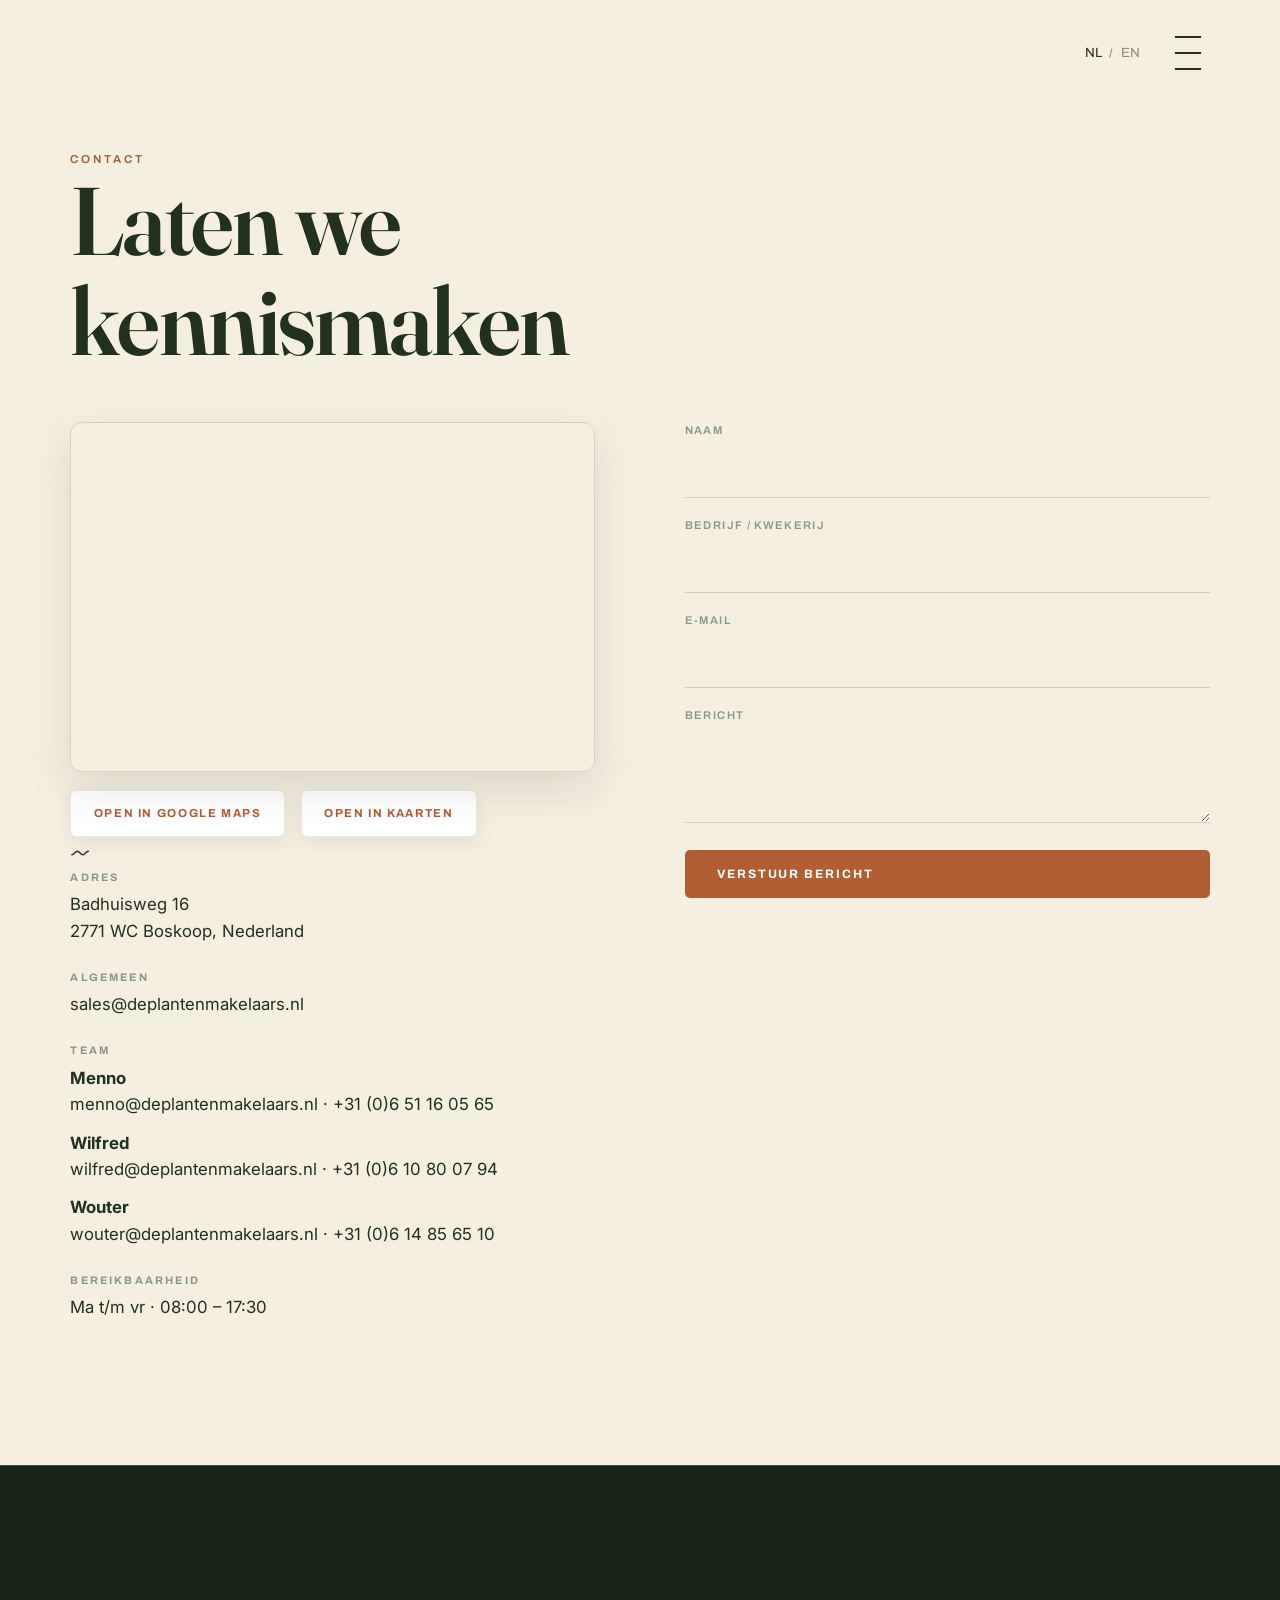
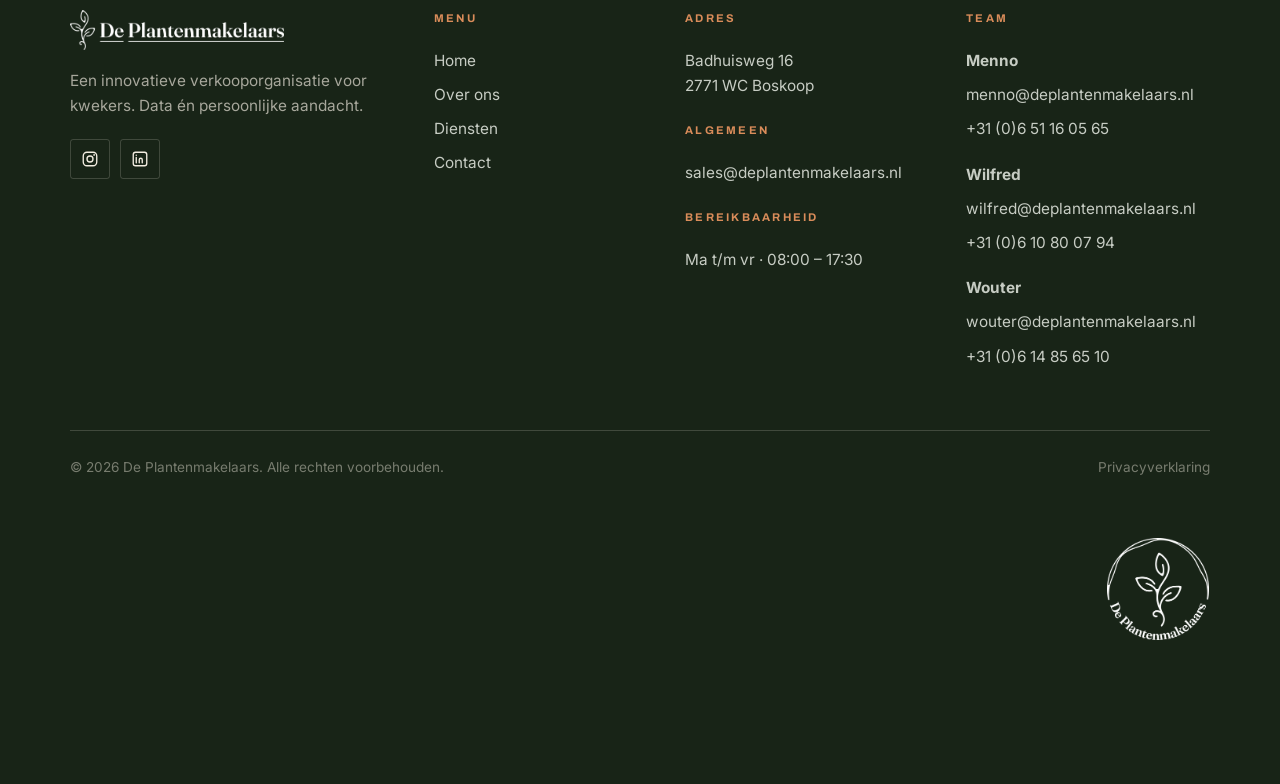
<file: contact.html>
<!DOCTYPE html>
<html lang="nl">
<head>
<meta charset="UTF-8">
<meta name="viewport" content="width=device-width, initial-scale=1">
<title>Contact, De Plantenmakelaars</title>
<meta name="description" content="Neem contact op met De Plantenmakelaars. We denken graag met je mee over de groei van jouw product in de sierteelt.">
<link rel="preconnect" href="https://fonts.googleapis.com">
<link rel="preconnect" href="https://fonts.gstatic.com" crossorigin>
<link href="https://fonts.googleapis.com/css2?family=Archivo:wght@400;500;600;700;800;900&family=Fraunces:opsz,wght@9..144,400;9..144,500;9..144,600;9..144,900&family=Inter:wght@400;500;600&display=swap" rel="stylesheet">
<link rel="stylesheet" href="styles.css?v=22">
</head>
<body>

<header class="topbar">
  <div class="topbar-right">
    <div class="lang-switch" role="group" aria-label="Taal / Language">
      <button data-lang="nl" type="button">NL</button><span class="sep">/</span><button data-lang="en" type="button">EN</button>
    </div>
    <button class="menu-toggle" aria-label="Menu" aria-expanded="false"><span></span><span></span><span></span></button>
  </div>
</header>

<div class="menu-overlay">
  <img loading="lazy" class="menu-badge" src="images/menu-badge.png" alt="" aria-hidden="true">
    <nav aria-label="Hoofdmenu">
    <a href="index.html"><span class="idx">01</span>Home</a>
    <a href="over-ons.html"><span class="idx">02</span><span data-lang-nl>Over ons</span><span data-lang-en>About</span></a>
    <a href="diensten.html"><span class="idx">03</span><span data-lang-nl>Diensten</span><span data-lang-en>Services</span></a>
    <a href="contact.html"><span class="idx">04</span>Contact</a>
  </nav>
  <div class="menu-foot">
    <a class="cx-mail" href="contact.html" data-e="c2FsZXNAZGVwbGFudGVubWFrZWxhYXJzLm5s" style="flex-basis:100%;color:var(--accent-d)">e-mailadres</a>
    <a href="https://www.instagram.com/deplantenmakelaars" target="_blank" rel="noopener">Instagram</a><a href="https://www.linkedin.com/company/de-plantenmakelaars/" target="_blank" rel="noopener">LinkedIn</a>
  </div>
</div>

<div class="corner corner--bl"><svg viewBox="0 0 24 24" fill="none"><path d="M2 14c3 0 3-4 6-4s3 4 6 4 3-4 6-4" stroke="currentColor" stroke-width="1.6" stroke-linecap="round"/></svg></div>

<main>

<!-- CONTACT (licht) -->
<section class="panel panel--paper panel--auto">
  <div class="panel-inner container">
    <div style="margin-bottom:clamp(30px,4vw,52px)">
      <p class="eyebrow rise d1">Contact</p>
      <h1 class="display rise d2" style="font-size:clamp(2.4rem,8vw,6rem);color:var(--ink)"><span data-lang-nl>Laten we<br>kennismaken</span><span data-lang-en>Let's get<br>acquainted</span></h1>
    </div>

    <div class="contact-cols">
      <div>
        <div class="map-embed rise d1">
          <iframe title="Locatie De Plantenmakelaars" src="https://www.google.com/maps?q=Badhuisweg%2016%2C%202771%20WC%20Boskoop&output=embed" loading="lazy" referrerpolicy="no-referrer-when-downgrade" allowfullscreen></iframe>
          <span class="tag">Boskoop</span>
        </div>
        <div class="map-actions rise d1">
          <a href="https://www.google.com/maps/search/?api=1&query=Badhuisweg+16+2771+WC+Boskoop" target="_blank" rel="noopener">
            <span data-lang-nl>Open in Google Maps</span><span data-lang-en>Open in Google Maps</span>
          </a>
          <a href="https://maps.apple.com/?q=Badhuisweg+16+2771+WC+Boskoop" target="_blank" rel="noopener">
            <span data-lang-nl>Open in Kaarten</span><span data-lang-en>Open in Maps</span>
          </a>
        </div>
        <div class="cinfo rise d2">
          <div class="row">
            <span class="label"><span data-lang-nl>Adres</span><span data-lang-en>Address</span></span>
            <p>Badhuisweg 16<br>2771 WC Boskoop, Nederland</p>
          </div>
          <div class="row">
            <span class="label">Algemeen</span>
            <a class="cx-mail" href="contact.html" data-e="c2FsZXNAZGVwbGFudGVubWFrZWxhYXJzLm5s">e-mailadres</a>
          </div>
          <div class="row">
            <span class="label"><span data-lang-nl>Team</span><span data-lang-en>Team</span></span>
            <p><strong>Menno</strong><br><a class="cx-mail" href="contact.html" data-e="bWVubm9AZGVwbGFudGVubWFrZWxhYXJzLm5s">e-mailadres</a><span class="sep-dot"> · </span><a class="cx-tel" href="contact.html" data-t="KzMxNjUxMTYwNTY1" data-d="KzMxICgwKTYgNTEgMTYgMDUgNjU=">telefoonnummer</a></p>
            <p style="margin-top:.7rem"><strong>Wilfred</strong><br><a class="cx-mail" href="contact.html" data-e="d2lsZnJlZEBkZXBsYW50ZW5tYWtlbGFhcnMubmw=">e-mailadres</a><span class="sep-dot"> · </span><a class="cx-tel" href="contact.html" data-t="KzMxNjEwODAwNzk0" data-d="KzMxICgwKTYgMTAgODAgMDcgOTQ=">telefoonnummer</a></p>
            <p style="margin-top:.7rem"><strong>Wouter</strong><br><a class="cx-mail" href="contact.html" data-e="d291dGVyQGRlcGxhbnRlbm1ha2VsYWFycy5ubA==">e-mailadres</a><span class="sep-dot"> · </span><a class="cx-tel" href="contact.html" data-t="KzMxNjE0ODU2NTEw" data-d="KzMxICgwKTYgMTQgODUgNjUgMTA=">telefoonnummer</a></p>
          </div>
          <div class="row">
            <span class="label"><span data-lang-nl>Bereikbaarheid</span><span data-lang-en>Availability</span></span>
            <p><span data-lang-nl>Ma t/m vr · 08:00 – 17:30</span><span data-lang-en>Mon–Fri · 08:00 – 17:30</span></p>
          </div>
        </div>
      </div>

      <div class="rise d3">
        <form class="form" id="contact-form" novalidate>
          <input type="hidden" name="access_key" value="9fda5241-1941-42df-a197-ed11130a5368">
          <input type="hidden" name="subject" value="Nieuw bericht via deplantenmakelaars.nl">
          <input type="hidden" name="from_name" value="De Plantenmakelaars website">
          <input type="checkbox" name="botcheck" tabindex="-1" autocomplete="off" style="display:none !important" aria-hidden="true">
          <div class="field">
            <label for="naam"><span data-lang-nl>Naam</span><span data-lang-en>Name</span></label>
            <input type="text" id="naam" name="naam" required autocomplete="name">
          </div>
          <div class="field">
            <label for="bedrijf"><span data-lang-nl>Bedrijf / kwekerij</span><span data-lang-en>Company / nursery</span></label>
            <input type="text" id="bedrijf" name="bedrijf" autocomplete="organization">
          </div>
          <div class="field">
            <label for="email">E-mail</label>
            <input type="email" id="email" name="email" required autocomplete="email">
          </div>
          <div class="field">
            <label for="bericht"><span data-lang-nl>Bericht</span><span data-lang-en>Message</span></label>
            <textarea id="bericht" name="bericht" required></textarea>
          </div>
          <button type="submit" class="btn btn--solid"><span data-lang-nl>Verstuur bericht</span><span data-lang-en>Send message</span></button>
          <p class="form-status form-ok" hidden role="status"><span data-lang-nl>Bedankt! Je bericht is verstuurd, we nemen snel contact op.</span><span data-lang-en>Thanks! Your message has been sent, we'll be in touch soon.</span></p>
          <p class="form-status form-err" hidden role="alert"><span data-lang-nl>Er ging iets mis. Probeer het later opnieuw of mail ons rechtstreeks.</span><span data-lang-en>Something went wrong. Please try again later or email us directly.</span></p>
        </form>
      </div>
    </div>
  </div>
</section>

<!-- FOOTER -->
<section class="panel panel--auto footer">
  <div class="panel-inner container">
    <div class="footer-grid">
      <div>
        <a class="logo" href="index.html"><img class="logo-img" src="images/logo-cream.png" alt="De Plantenmakelaars"></a>
        <p><span data-lang-nl>Een innovatieve verkooporganisatie voor kwekers. Data én persoonlijke aandacht.</span><span data-lang-en>An innovative sales organisation for growers. Data and personal attention.</span></p>
        <div class="socials">
          <a href="https://www.instagram.com/deplantenmakelaars" target="_blank" rel="noopener" aria-label="Instagram"><svg viewBox="0 0 24 24" fill="none"><rect x="3" y="3" width="18" height="18" rx="5" stroke="currentColor" stroke-width="1.8"/><circle cx="12" cy="12" r="4" stroke="currentColor" stroke-width="1.8"/><circle cx="17.5" cy="6.5" r="1.2" fill="currentColor"/></svg></a>
          <a href="https://www.linkedin.com/company/de-plantenmakelaars/" target="_blank" rel="noopener" aria-label="LinkedIn"><svg viewBox="0 0 24 24" fill="none"><rect x="3" y="3" width="18" height="18" rx="3" stroke="currentColor" stroke-width="1.8"/><path d="M7 10v7M7 7v.01M11 17v-4a2 2 0 014 0v4" stroke="currentColor" stroke-width="1.8" stroke-linecap="round"/></svg></a>
        </div>
      </div>
      <div class="footer-col">
        <h4>Menu</h4>
        <a href="index.html">Home</a>
        <a href="over-ons.html"><span data-lang-nl>Over ons</span><span data-lang-en>About</span></a>
        <a href="diensten.html"><span data-lang-nl>Diensten</span><span data-lang-en>Services</span></a>
        <a href="contact.html">Contact</a>
      </div>
      <div class="footer-col">
        <h4>Adres</h4>
        <p>Badhuisweg 16<br>2771 WC Boskoop</p>
        <h4 style="margin-top:1.2rem">Algemeen</h4>
        <a class="cx-mail" href="contact.html" data-e="c2FsZXNAZGVwbGFudGVubWFrZWxhYXJzLm5s">e-mailadres</a>
        <h4 style="margin-top:1.2rem"><span data-lang-nl>Bereikbaarheid</span><span data-lang-en>Availability</span></h4>
        <p><span data-lang-nl>Ma t/m vr · 08:00 – 17:30</span><span data-lang-en>Mon–Fri · 08:00 – 17:30</span></p>
      </div>
      <div class="footer-col">
        <h4>Team</h4>
        <p><strong>Menno</strong></p>
        <a class="cx-mail" href="contact.html" data-e="bWVubm9AZGVwbGFudGVubWFrZWxhYXJzLm5s">e-mailadres</a>
        <a class="cx-tel" href="contact.html" data-t="KzMxNjUxMTYwNTY1" data-d="KzMxICgwKTYgNTEgMTYgMDUgNjU=">telefoonnummer</a>
        <p style="margin-top:.7rem"><strong>Wilfred</strong></p>
        <a class="cx-mail" href="contact.html" data-e="d2lsZnJlZEBkZXBsYW50ZW5tYWtlbGFhcnMubmw=">e-mailadres</a>
        <a class="cx-tel" href="contact.html" data-t="KzMxNjEwODAwNzk0" data-d="KzMxICgwKTYgMTAgODAgMDcgOTQ=">telefoonnummer</a>
        <p style="margin-top:.7rem"><strong>Wouter</strong></p>
        <a class="cx-mail" href="contact.html" data-e="d291dGVyQGRlcGxhbnRlbm1ha2VsYWFycy5ubA==">e-mailadres</a>
        <a class="cx-tel" href="contact.html" data-t="KzMxNjE0ODU2NTEw" data-d="KzMxICgwKTYgMTQgODUgNjUgMTA=">telefoonnummer</a>
      </div>
    </div>
    <div class="footer-bottom">
      <span>© <span id="year">2026</span> De Plantenmakelaars. <span data-lang-nl>Alle rechten voorbehouden.</span><span data-lang-en>All rights reserved.</span></span>
      <a href="#"><span data-lang-nl>Privacyverklaring</span><span data-lang-en>Privacy statement</span></a>
    </div>
    <div class="footer-badge"><img src="images/logo-round.png" alt="De Plantenmakelaars"></div>
  </div>
</section>

</main>
<script src="script.js?v=22"></script>
</body>
</html>
</file>
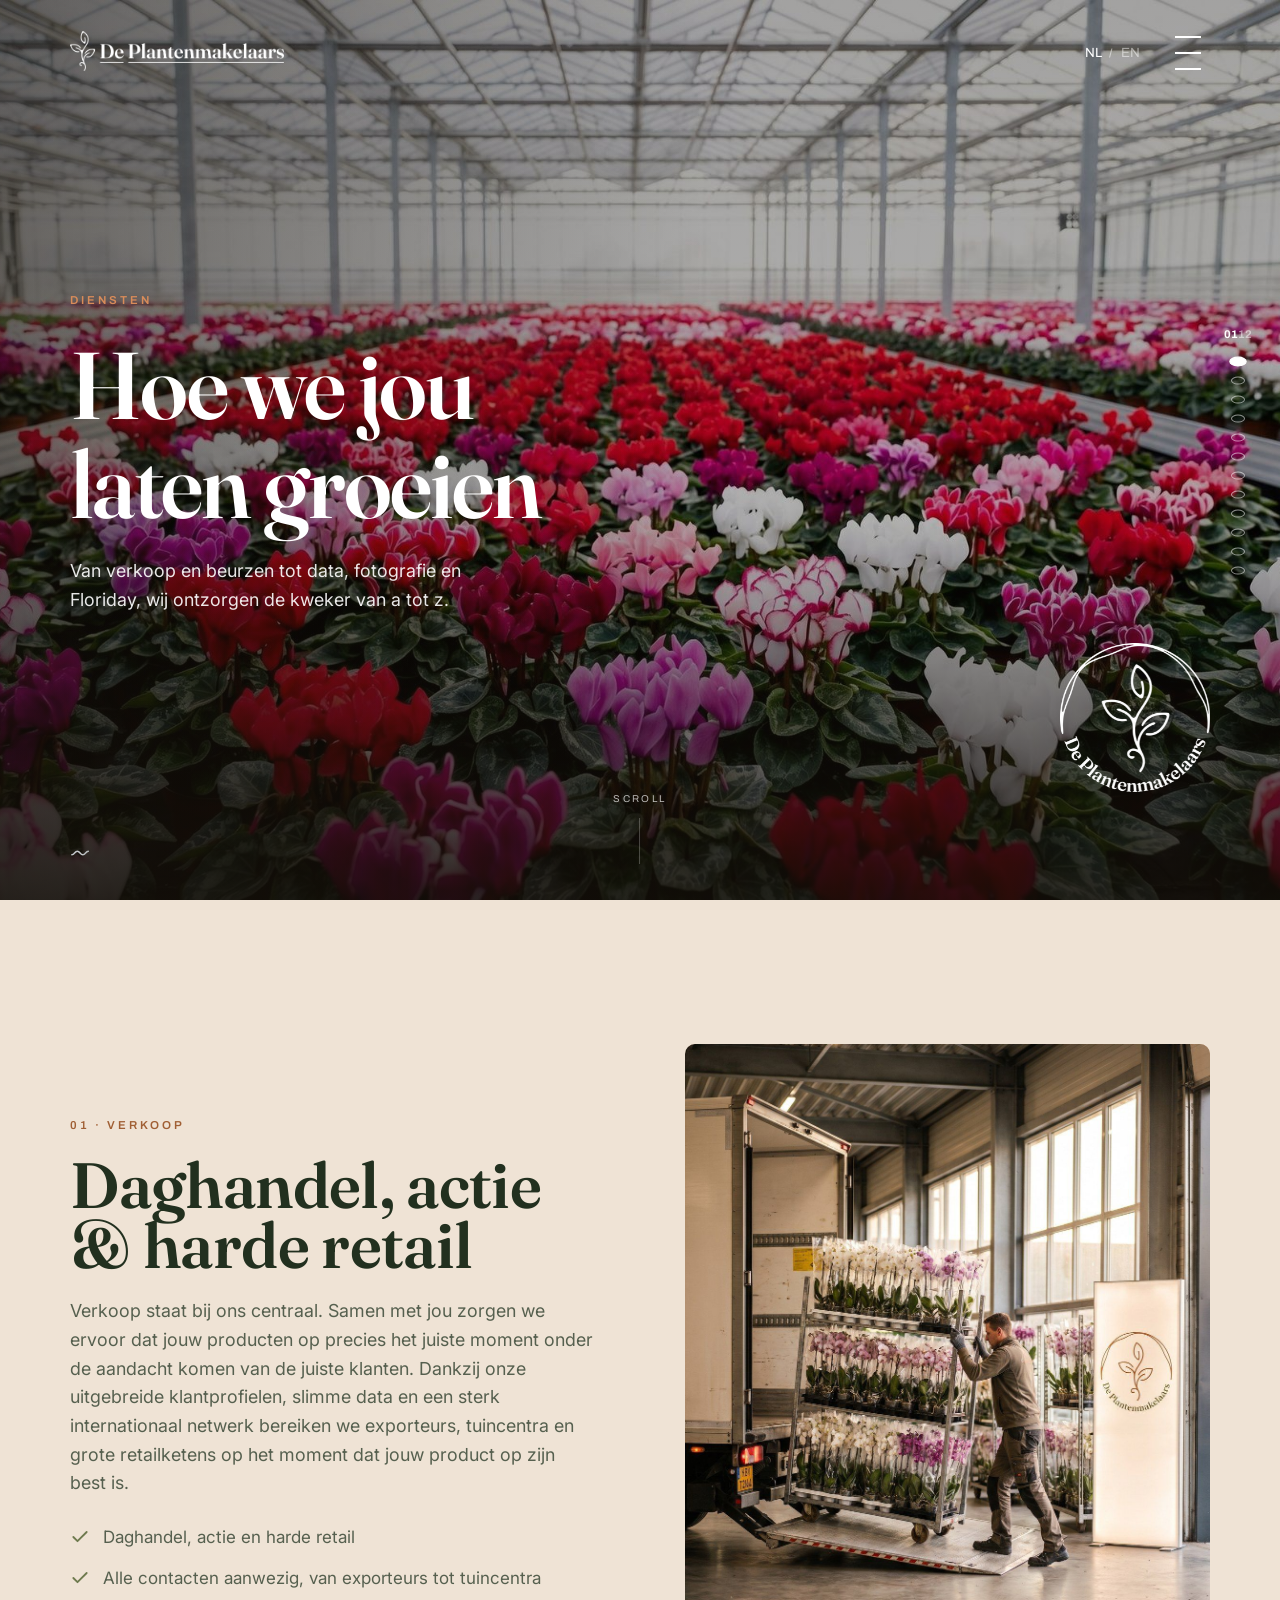
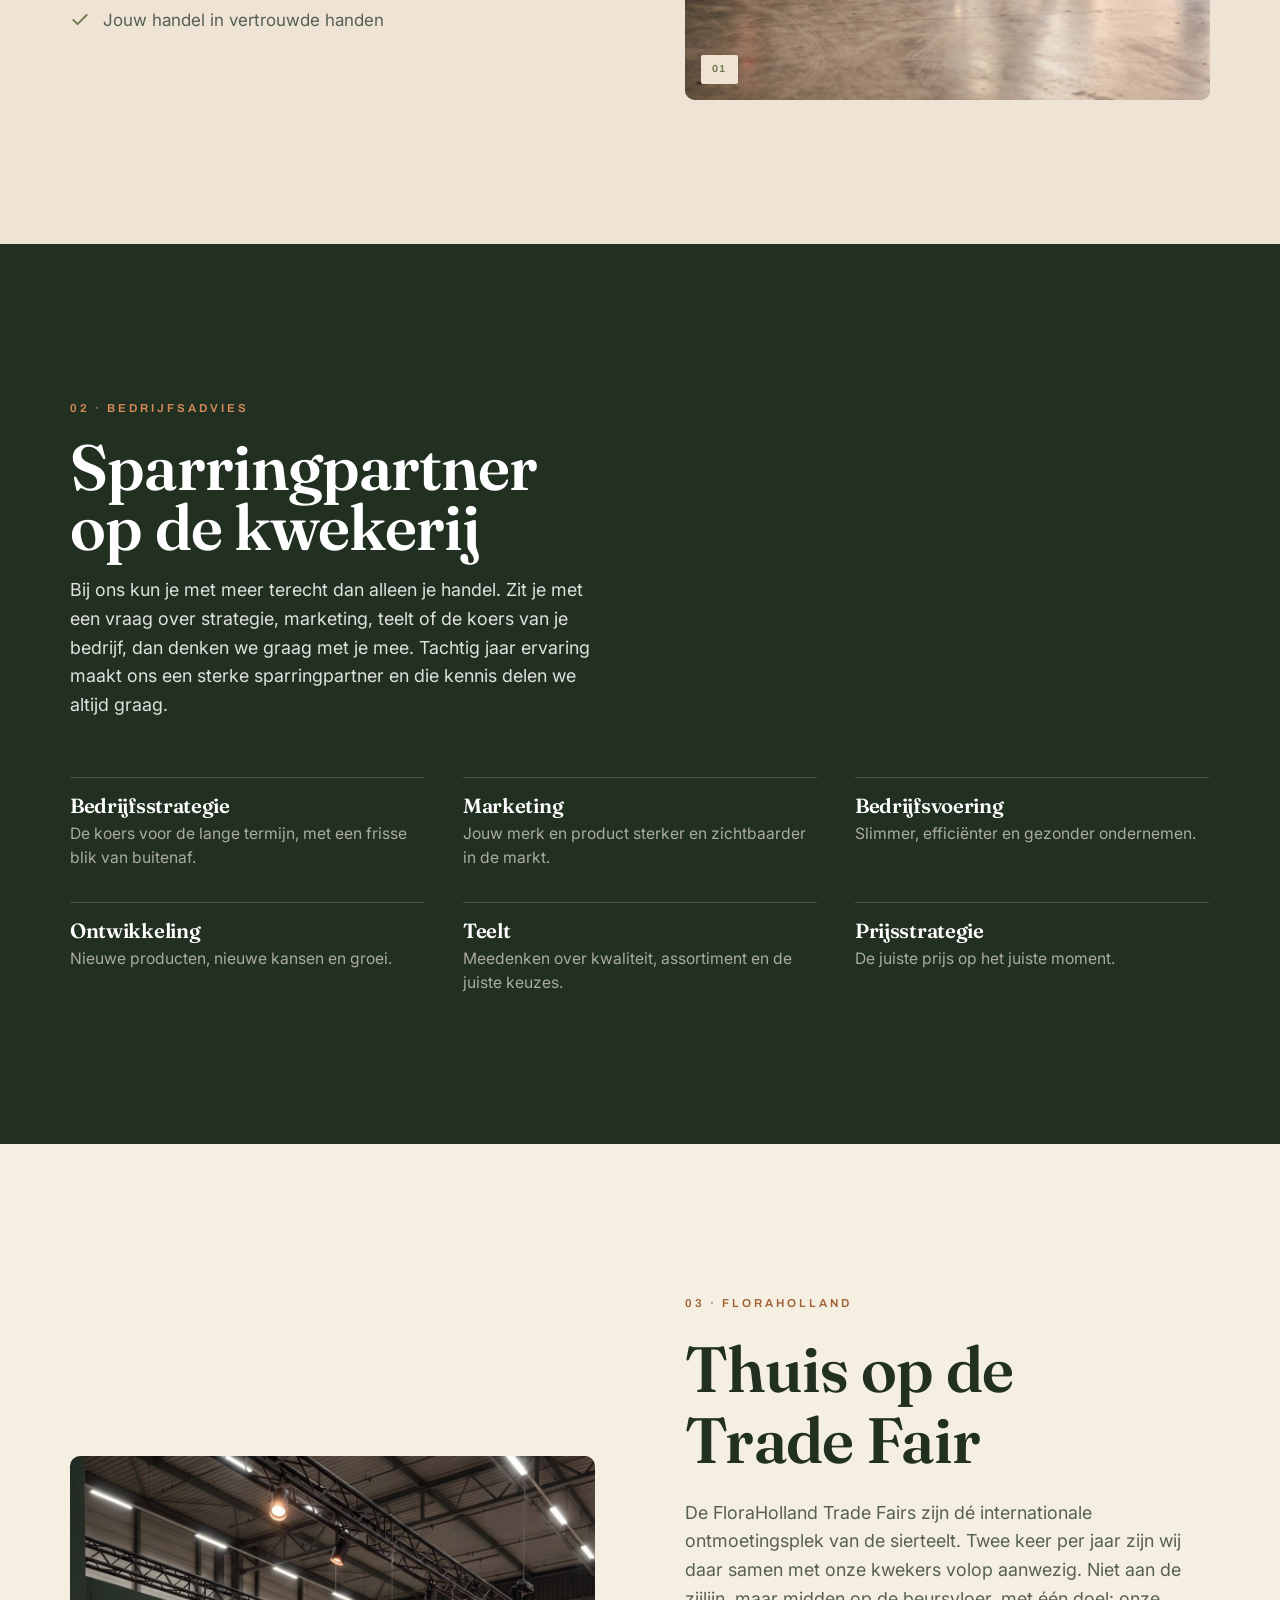
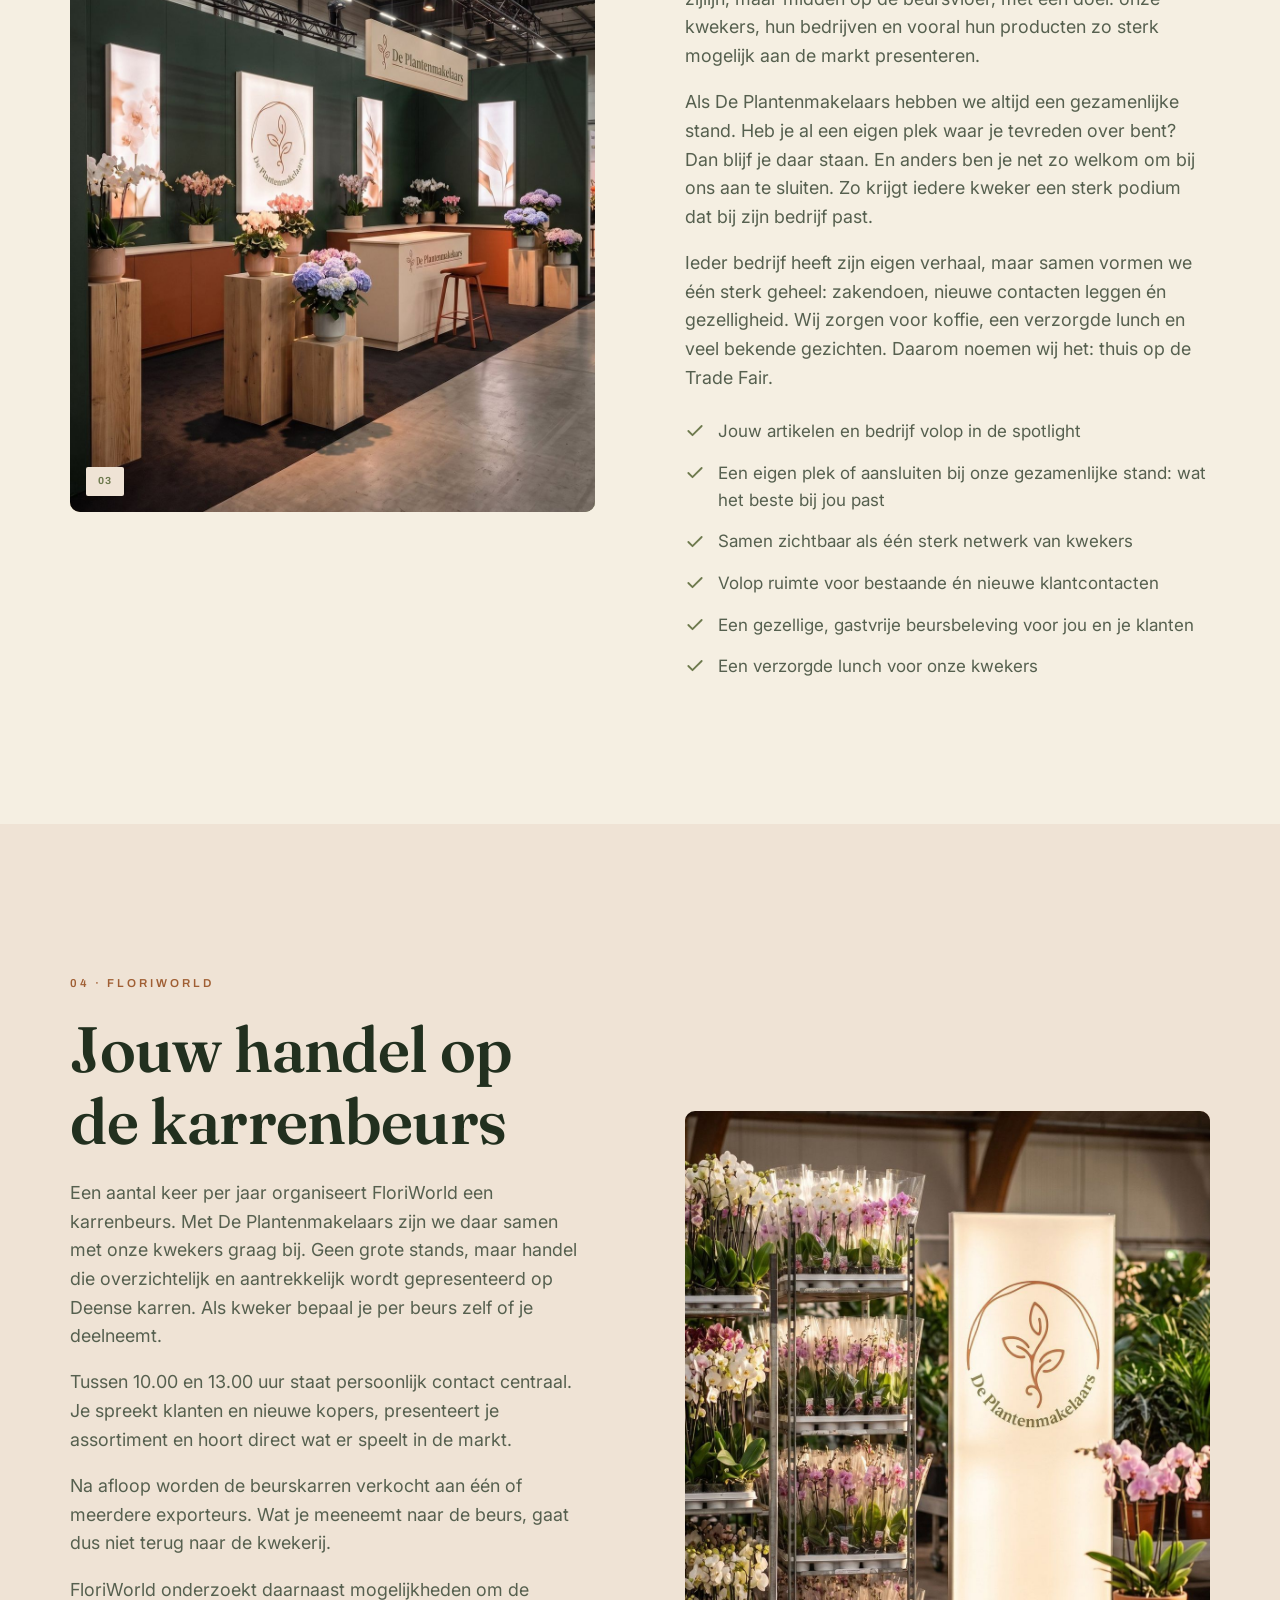
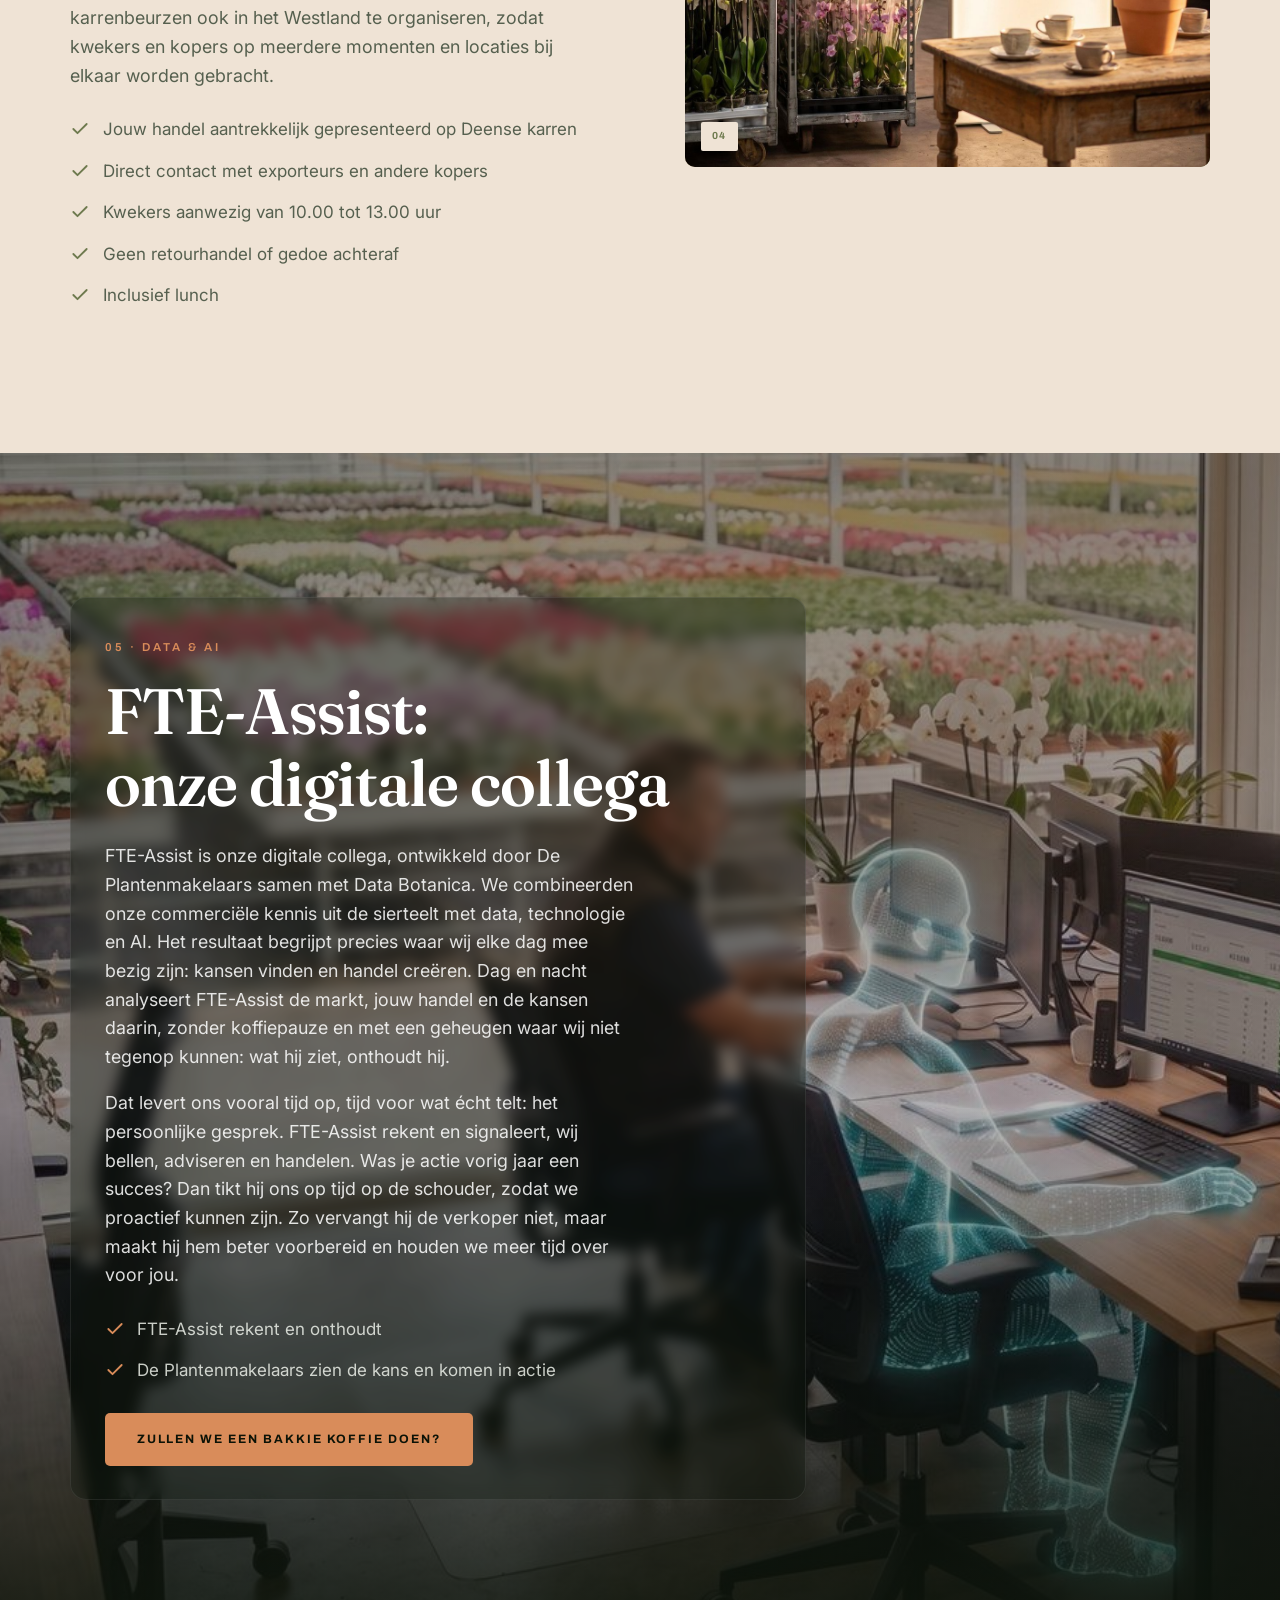
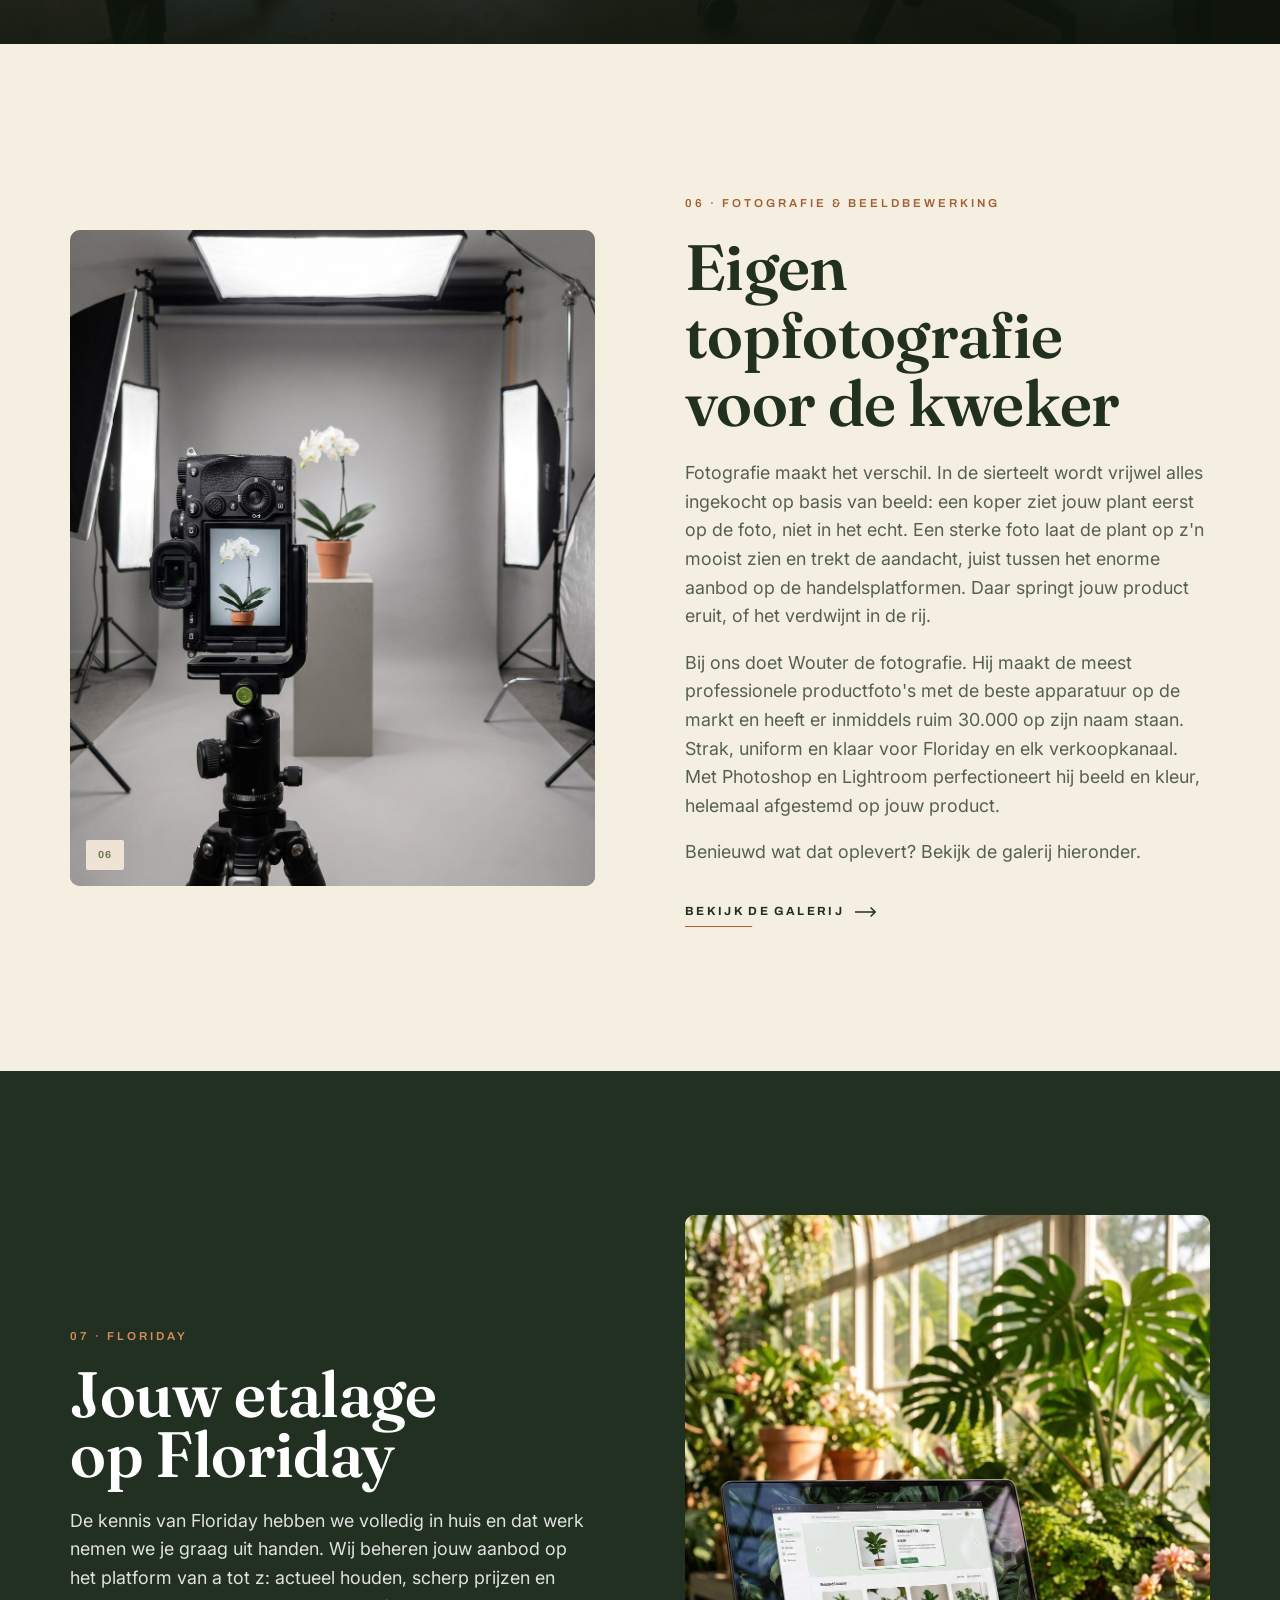
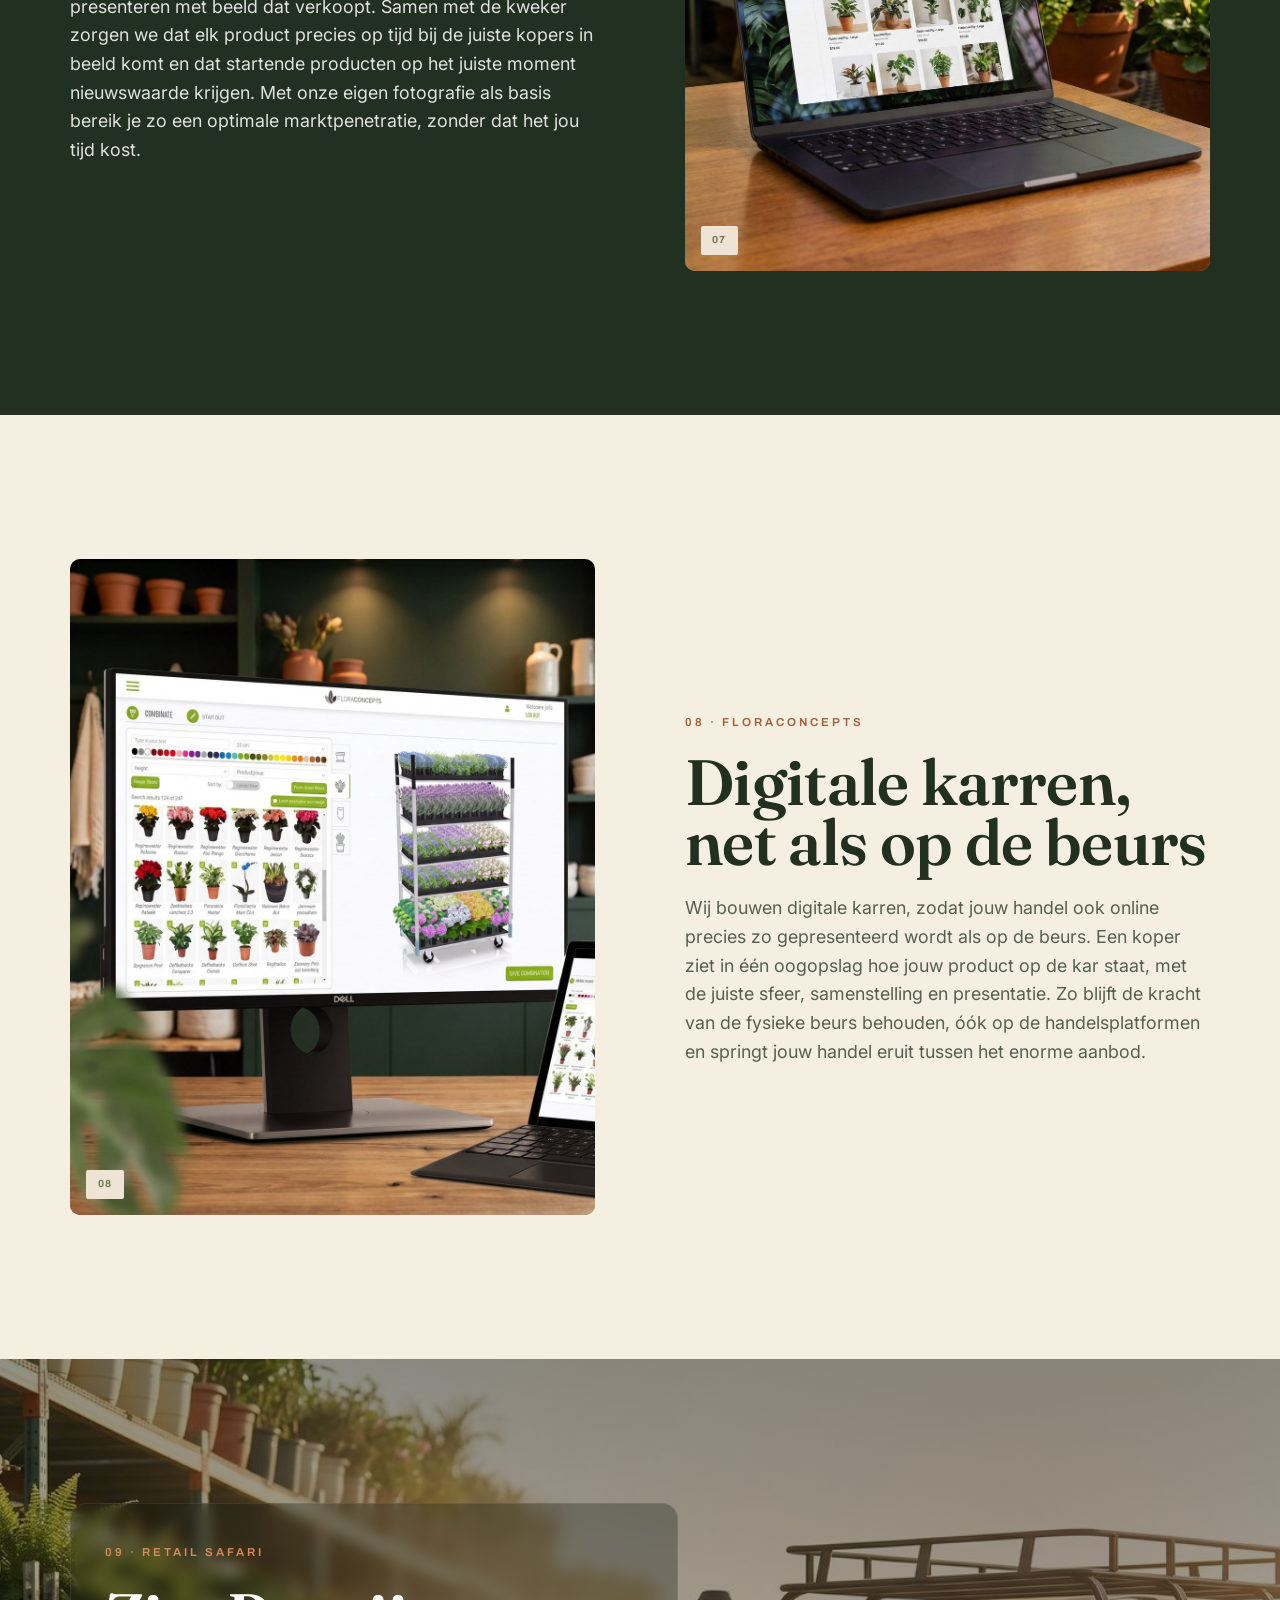
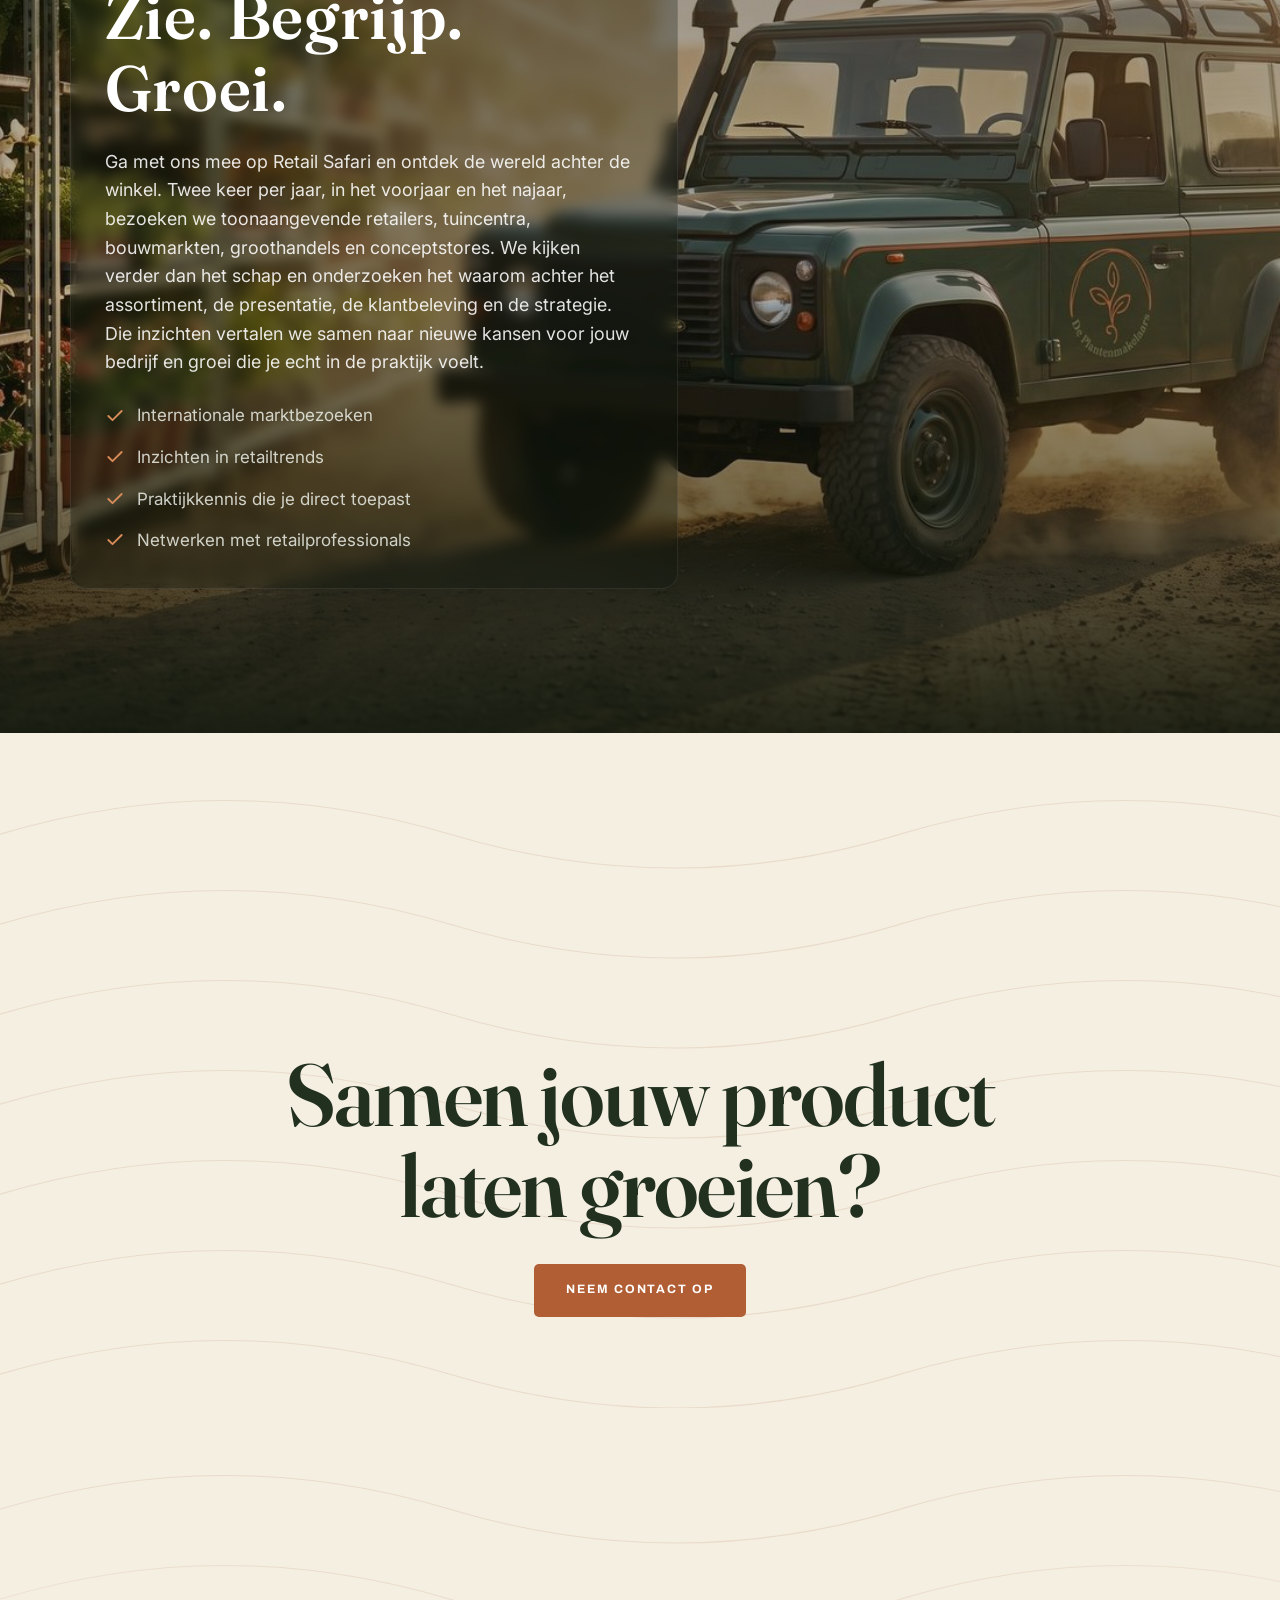
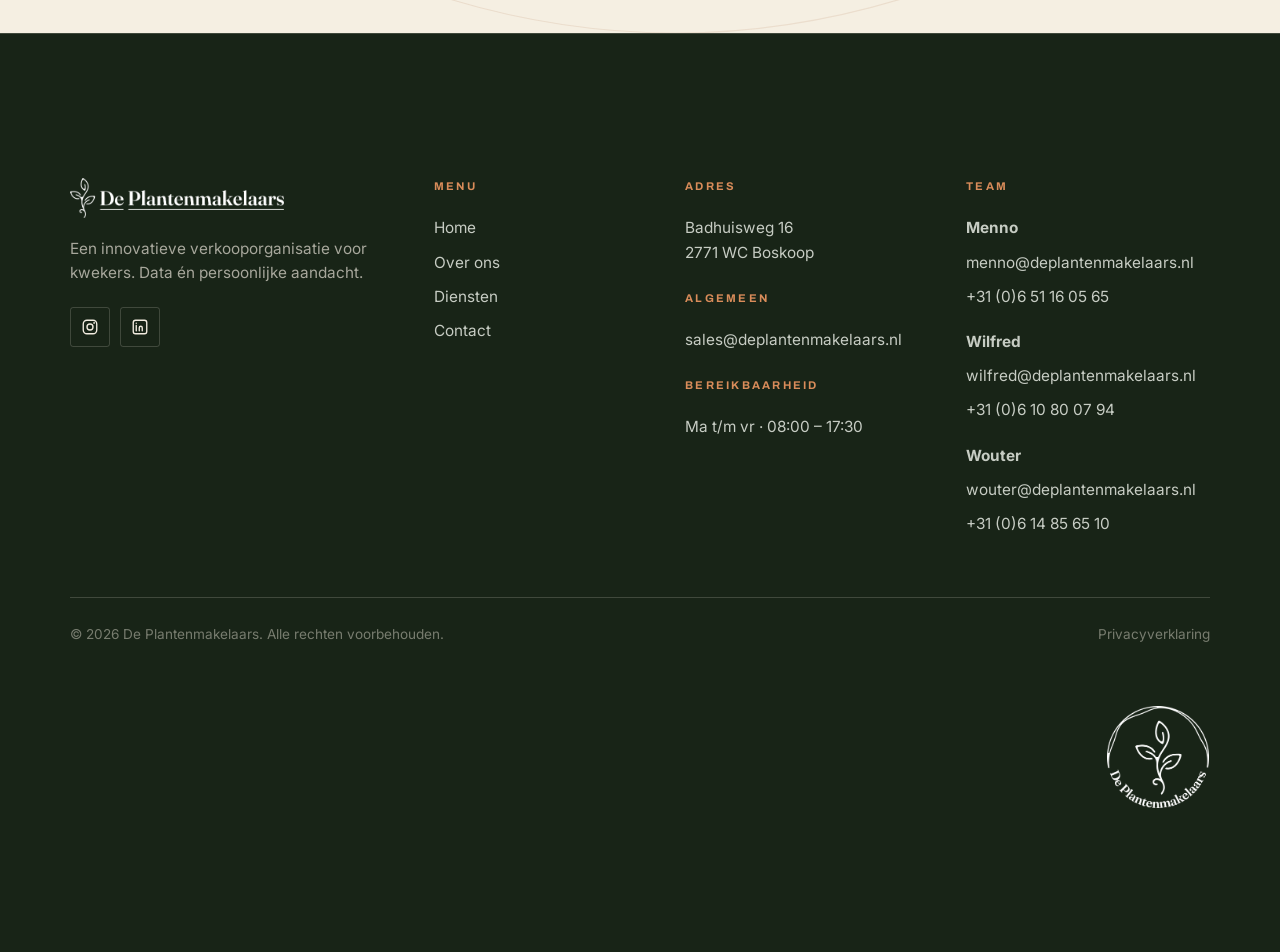
<file: diensten.html>
<!DOCTYPE html>
<html lang="nl">
<head>
<meta charset="UTF-8">
<meta name="viewport" content="width=device-width, initial-scale=1">
<title>Diensten, De Plantenmakelaars</title>
<meta name="description" content="Verkoop en beurzen, data & AI (FTE-Assist), fotografie & beeldbewerking, Floriday en Floraconcepts, De Plantenmakelaars ontzorgt de kweker van a tot z.">
<link rel="preconnect" href="https://fonts.googleapis.com">
<link rel="preconnect" href="https://fonts.gstatic.com" crossorigin>
<link href="https://fonts.googleapis.com/css2?family=Archivo:wght@400;500;600;700;800;900&family=Fraunces:opsz,wght@9..144,400;9..144,500;9..144,600;9..144,900&family=Inter:wght@400;500;600&display=swap" rel="stylesheet">
<link rel="stylesheet" href="styles.css?v=22">
</head>
<body>

<header class="topbar">
  <div class="topbar-right">
    <div class="lang-switch" role="group" aria-label="Taal / Language">
      <button data-lang="nl" type="button">NL</button><span class="sep">/</span><button data-lang="en" type="button">EN</button>
    </div>
    <button class="menu-toggle" aria-label="Menu" aria-expanded="false"><span></span><span></span><span></span></button>
  </div>
</header>

<div class="menu-overlay">
  <img loading="lazy" class="menu-badge" src="images/menu-badge.png" alt="" aria-hidden="true">
    <nav aria-label="Hoofdmenu">
    <a href="index.html"><span class="idx">01</span>Home</a>
    <a href="over-ons.html"><span class="idx">02</span><span data-lang-nl>Over ons</span><span data-lang-en>About</span></a>
    <a href="diensten.html"><span class="idx">03</span><span data-lang-nl>Diensten</span><span data-lang-en>Services</span></a>
    <a href="contact.html"><span class="idx">04</span>Contact</a>
  </nav>
  <div class="menu-foot">
    <a class="cx-mail" href="contact.html" data-e="c2FsZXNAZGVwbGFudGVubWFrZWxhYXJzLm5s" style="flex-basis:100%;color:var(--accent-d)">e-mailadres</a>
    <a href="https://www.instagram.com/deplantenmakelaars" target="_blank" rel="noopener">Instagram</a><a href="https://www.linkedin.com/company/de-plantenmakelaars/" target="_blank" rel="noopener">LinkedIn</a>
  </div>
</div>

<aside class="pager" aria-hidden="true"><span class="count"><span class="cur">01</span><span class="tot">07</span></span><div class="dots"></div></aside>
<div class="corner corner--bl"><svg viewBox="0 0 24 24" fill="none"><path d="M2 14c3 0 3-4 6-4s3 4 6 4 3-4 6-4" stroke="currentColor" stroke-width="1.6" stroke-linecap="round"/></svg></div>

<main>

<!-- HERO -->
<section class="panel hero hero--wide">
  <div class="panel-bg"><img decoding="async" fetchpriority="high" src="images/services-hero.jpg" alt="" onerror="this.remove()"></div>
  <a class="hero-logo" href="index.html" aria-label="De Plantenmakelaars"><img src="images/logo-cream.png" alt="De Plantenmakelaars"></a>
  <div class="panel-inner container">
    <div class="hero-stack">
      <p class="eyebrow rise d1"><span data-lang-nl>Diensten</span><span data-lang-en>Services</span></p>
      <h1 class="display rise d2"><span data-lang-nl>Hoe we jou<br>laten groeien</span><span data-lang-en>How we<br>help you grow</span></h1>
      <p class="sub rise d3"><span data-lang-nl>Van verkoop en beurzen tot data, fotografie en Floriday, wij ontzorgen de kweker van a tot z.</span><span data-lang-en>From sales and trade fairs to data, photography and Floriday, we unburden the grower from A to Z.</span></p>
    </div>
  </div>
  <div class="scroll-cue"><span>Scroll</span><span class="line"></span></div>
  <a class="spin-badge" href="contact.html" aria-label="Neem contact op"><img src="images/logo-round.png" alt="De Plantenmakelaars"></a>
</section>

<!-- SERVICE 1, VERKOOP, licht -->
<section class="panel panel--light panel--auto">
  <div class="panel-inner container">
    <div class="split split--media-right">
      <div>
        <p class="eyebrow rise d1">01 · <span data-lang-nl>Verkoop</span><span data-lang-en>Sales</span></p>
        <h2 class="rise d2" style="margin-top:1.1rem"><span data-lang-nl>Daghandel, actie<br>&amp; harde retail</span><span data-lang-en>Day trade, promo<br>&amp; hard retail</span></h2>
        <p class="sub rise d3"><span data-lang-nl>Verkoop staat bij ons centraal. Samen met jou zorgen we ervoor dat jouw producten op precies het juiste moment onder de aandacht komen van de juiste klanten. Dankzij onze uitgebreide klantprofielen, slimme data en een sterk internationaal netwerk bereiken we exporteurs, tuincentra en grote retailketens op het moment dat jouw product op zijn best is.</span><span data-lang-en>Sales are at the heart of what we do. Together with you, we make sure your products get in front of the right customers at exactly the right moment. Thanks to our detailed customer profiles, smart data and a strong international network, we reach exporters, garden centres and major retail chains precisely when your product is at its best.</span></p>
        <ul class="tick-list rise d3">
          <li><svg viewBox="0 0 24 24" fill="none"><path d="M20 6L9 17l-5-5" stroke="currentColor" stroke-width="2.2" stroke-linecap="round" stroke-linejoin="round"/></svg><span data-lang-nl>Daghandel, actie en harde retail</span><span data-lang-en>Day trade, promotions and hard retail</span></li>
          <li><svg viewBox="0 0 24 24" fill="none"><path d="M20 6L9 17l-5-5" stroke="currentColor" stroke-width="2.2" stroke-linecap="round" stroke-linejoin="round"/></svg><span data-lang-nl>Alle contacten aanwezig, van exporteurs tot tuincentra</span><span data-lang-en>All contacts in place, from exporters to garden centres</span></li>
          <li><svg viewBox="0 0 24 24" fill="none"><path d="M20 6L9 17l-5-5" stroke="currentColor" stroke-width="2.2" stroke-linecap="round" stroke-linejoin="round"/></svg><span data-lang-nl>Jouw handel in vertrouwde handen</span><span data-lang-en>Your trade in trusted hands</span></li>
        </ul>
      </div>
      <div class="media rise d2"><img loading="lazy" decoding="async" src="images/service-1.jpg" alt="" onerror="this.remove()"><span class="tag">01</span></div>
    </div>
  </div>
</section>

<!-- SERVICE 2, BEDRIJFSADVIES, groen vullend -->
<section class="panel panel--auto">
  <div class="panel-inner container">
    <p class="eyebrow rise d1">02 · <span data-lang-nl>Bedrijfsadvies</span><span data-lang-en>Business advice</span></p>
    <h2 class="rise d2" style="font-size:clamp(2rem,5vw,4rem);text-transform:none;color:#fff;margin-top:1rem;max-width:16ch"><span data-lang-nl>Sparringpartner<br>op de kwekerij</span><span data-lang-en>Sparring partner<br>at the nursery</span></h2>
    <p class="sub rise d3" style="color:rgba(255,255,255,.86);margin-top:1.2rem"><span data-lang-nl>Bij ons kun je met meer terecht dan alleen je handel. Zit je met een vraag over strategie, marketing, teelt of de koers van je bedrijf, dan denken we graag met je mee. Tachtig jaar ervaring maakt ons een sterke sparringpartner en die kennis delen we altijd graag.</span><span data-lang-en>With us you can turn to more than just your trade. Have a question about strategy, marketing, cultivation or the direction of your business? We're happy to think along. Eighty years of experience makes us a strong sparring partner, and we love to share that knowledge.</span></p>
    <div class="advice-grid">
      <div class="advice-item"><h3><span data-lang-nl>Bedrijfsstrategie</span><span data-lang-en>Business strategy</span></h3><p><span data-lang-nl>De koers voor de lange termijn, met een frisse blik van buitenaf.</span><span data-lang-en>Your long-term course, with a fresh outside perspective.</span></p></div>
      <div class="advice-item"><h3><span data-lang-nl>Marketing</span><span data-lang-en>Marketing</span></h3><p><span data-lang-nl>Jouw merk en product sterker en zichtbaarder in de markt.</span><span data-lang-en>Your brand and product stronger and more visible in the market.</span></p></div>
      <div class="advice-item"><h3><span data-lang-nl>Bedrijfsvoering</span><span data-lang-en>Operations</span></h3><p><span data-lang-nl>Slimmer, efficiënter en gezonder ondernemen.</span><span data-lang-en>Smarter, more efficient and healthier business.</span></p></div>
      <div class="advice-item"><h3><span data-lang-nl>Ontwikkeling</span><span data-lang-en>Development</span></h3><p><span data-lang-nl>Nieuwe producten, nieuwe kansen en groei.</span><span data-lang-en>New products, new opportunities and growth.</span></p></div>
      <div class="advice-item"><h3><span data-lang-nl>Teelt</span><span data-lang-en>Cultivation</span></h3><p><span data-lang-nl>Meedenken over kwaliteit, assortiment en de juiste keuzes.</span><span data-lang-en>Thinking along on quality, assortment and the right choices.</span></p></div>
      <div class="advice-item"><h3><span data-lang-nl>Prijsstrategie</span><span data-lang-en>Pricing strategy</span></h3><p><span data-lang-nl>De juiste prijs op het juiste moment.</span><span data-lang-en>The right price at the right moment.</span></p></div>
    </div>
  </div>
</section>

<!-- SERVICE 3, FLORAHOLLAND, licht (media links) -->
<section class="panel panel--paper panel--auto">
  <div class="panel-inner container">
    <div class="split">
      <div class="media rise d1"><img loading="lazy" decoding="async" src="images/service-beurzen.jpg" alt="" onerror="this.remove()"><span class="tag">03</span></div>
      <div>
        <p class="eyebrow rise d1">03 · <span data-lang-nl>FloraHolland</span><span data-lang-en>FloraHolland</span></p>
        <h2 class="rise d2" style="margin-top:1.1rem;line-height:1.12"><span data-lang-nl>Thuis op de<br>Trade Fair</span><span data-lang-en>At home at the<br>Trade Fair</span></h2>
        <p class="sub rise d3"><span data-lang-nl>De FloraHolland Trade Fairs zijn dé internationale ontmoetingsplek van de sierteelt. Twee keer per jaar zijn wij daar samen met onze kwekers volop aanwezig. Niet aan de zijlijn, maar midden op de beursvloer, met één doel: onze kwekers, hun bedrijven en vooral hun producten zo sterk mogelijk aan de markt presenteren.</span><span data-lang-en>The FloraHolland Trade Fairs are the international meeting place of floriculture. Twice a year we're there in force, together with our growers. Not on the sidelines, but right in the middle of the fair floor, with one goal: presenting our growers, their businesses and above all their products as strongly as possible to the market.</span></p>
        <p class="sub rise d3" style="margin-top:1.1rem"><span data-lang-nl>Als De Plantenmakelaars hebben we altijd een gezamenlijke stand. Heb je al een eigen plek waar je tevreden over bent? Dan blijf je daar staan. En anders ben je net zo welkom om bij ons aan te sluiten. Zo krijgt iedere kweker een sterk podium dat bij zijn bedrijf past.</span><span data-lang-en>As De Plantenmakelaars we always have a shared stand. Do you already have a spot of your own that you're happy with? Then you stay there. And if not, you're just as welcome to join us. That way every grower gets a strong platform that suits their business.</span></p>
        <p class="sub rise d3" style="margin-top:1.1rem"><span data-lang-nl>Ieder bedrijf heeft zijn eigen verhaal, maar samen vormen we één sterk geheel: zakendoen, nieuwe contacten leggen én gezelligheid. Wij zorgen voor koffie, een verzorgde lunch en veel bekende gezichten. Daarom noemen wij het: thuis op de Trade Fair.</span><span data-lang-en>Every business has its own story, but together we form one strong whole: doing business, making new contacts and enjoying good company. We take care of coffee, a proper lunch and plenty of familiar faces. That's why we call it: at home at the Trade Fair.</span></p>
        <ul class="tick-list rise d3">
          <li><svg viewBox="0 0 24 24" fill="none"><path d="M20 6L9 17l-5-5" stroke="currentColor" stroke-width="2.2" stroke-linecap="round" stroke-linejoin="round"/></svg><span data-lang-nl>Jouw artikelen en bedrijf volop in de spotlight</span><span data-lang-en>Your products and business firmly in the spotlight</span></li>
          <li><svg viewBox="0 0 24 24" fill="none"><path d="M20 6L9 17l-5-5" stroke="currentColor" stroke-width="2.2" stroke-linecap="round" stroke-linejoin="round"/></svg><span data-lang-nl>Een eigen plek of aansluiten bij onze gezamenlijke stand: wat het beste bij jou past</span><span data-lang-en>Your own spot or join our shared stand: whatever suits you best</span></li>
          <li><svg viewBox="0 0 24 24" fill="none"><path d="M20 6L9 17l-5-5" stroke="currentColor" stroke-width="2.2" stroke-linecap="round" stroke-linejoin="round"/></svg><span data-lang-nl>Samen zichtbaar als één sterk netwerk van kwekers</span><span data-lang-en>Visible together as one strong network of growers</span></li>
          <li><svg viewBox="0 0 24 24" fill="none"><path d="M20 6L9 17l-5-5" stroke="currentColor" stroke-width="2.2" stroke-linecap="round" stroke-linejoin="round"/></svg><span data-lang-nl>Volop ruimte voor bestaande én nieuwe klantcontacten</span><span data-lang-en>Plenty of room for existing and new customer contacts</span></li>
          <li><svg viewBox="0 0 24 24" fill="none"><path d="M20 6L9 17l-5-5" stroke="currentColor" stroke-width="2.2" stroke-linecap="round" stroke-linejoin="round"/></svg><span data-lang-nl>Een gezellige, gastvrije beursbeleving voor jou en je klanten</span><span data-lang-en>A sociable, welcoming fair experience for you and your customers</span></li>
          <li><svg viewBox="0 0 24 24" fill="none"><path d="M20 6L9 17l-5-5" stroke="currentColor" stroke-width="2.2" stroke-linecap="round" stroke-linejoin="round"/></svg><span data-lang-nl>Een verzorgde lunch voor onze kwekers</span><span data-lang-en>A proper lunch for our growers</span></li>
        </ul>
      </div>
    </div>
  </div>
</section>

<!-- SERVICE 3, FLORIWORLD, licht (media rechts) -->
<section class="panel panel--light panel--auto">
  <div class="panel-inner container">
    <div class="split split--media-right">
      <div>
        <p class="eyebrow rise d1">04 · <span data-lang-nl>FloriWorld</span><span data-lang-en>FloriWorld</span></p>
        <h2 class="rise d2" style="margin-top:1.1rem;line-height:1.12"><span data-lang-nl>Jouw handel op<br>de karrenbeurs</span><span data-lang-en>Your trade at<br>the cart fair</span></h2>
        <p class="sub rise d3"><span data-lang-nl>Een aantal keer per jaar organiseert FloriWorld een karrenbeurs. Met De Plantenmakelaars zijn we daar samen met onze kwekers graag bij. Geen grote stands, maar handel die overzichtelijk en aantrekkelijk wordt gepresenteerd op Deense karren. Als kweker bepaal je per beurs zelf of je deelneemt.</span><span data-lang-en>A few times a year FloriWorld organises a cart fair. With De Plantenmakelaars we're happy to be there, together with our growers. No big stands, but trade presented clearly and attractively on Danish trolleys. As a grower you decide for each fair whether you take part.</span></p>
        <p class="sub rise d3" style="margin-top:1.1rem"><span data-lang-nl>Tussen 10.00 en 13.00 uur staat persoonlijk contact centraal. Je spreekt klanten en nieuwe kopers, presenteert je assortiment en hoort direct wat er speelt in de markt.</span><span data-lang-en>Between 10.00 and 13.00 personal contact takes centre stage. You speak with customers and new buyers, present your assortment and hear straight away what's happening in the market.</span></p>
        <p class="sub rise d3" style="margin-top:1.1rem"><span data-lang-nl>Na afloop worden de beurskarren verkocht aan één of meerdere exporteurs. Wat je meeneemt naar de beurs, gaat dus niet terug naar de kwekerij.</span><span data-lang-en>Afterwards the fair trolleys are sold to one or more exporters. So what you bring to the fair doesn't go back to the nursery.</span></p>
        <p class="sub rise d3" style="margin-top:1.1rem"><span data-lang-nl>FloriWorld onderzoekt daarnaast mogelijkheden om de karrenbeurzen ook in het Westland te organiseren, zodat kwekers en kopers op meerdere momenten en locaties bij elkaar worden gebracht.</span><span data-lang-en>FloriWorld is also exploring ways to hold the cart fairs in the Westland as well, so that growers and buyers are brought together at more moments and locations.</span></p>
        <ul class="tick-list rise d3">
          <li><svg viewBox="0 0 24 24" fill="none"><path d="M20 6L9 17l-5-5" stroke="currentColor" stroke-width="2.2" stroke-linecap="round" stroke-linejoin="round"/></svg><span data-lang-nl>Jouw handel aantrekkelijk gepresenteerd op Deense karren</span><span data-lang-en>Your trade presented attractively on Danish trolleys</span></li>
          <li><svg viewBox="0 0 24 24" fill="none"><path d="M20 6L9 17l-5-5" stroke="currentColor" stroke-width="2.2" stroke-linecap="round" stroke-linejoin="round"/></svg><span data-lang-nl>Direct contact met exporteurs en andere kopers</span><span data-lang-en>Direct contact with exporters and other buyers</span></li>
          <li><svg viewBox="0 0 24 24" fill="none"><path d="M20 6L9 17l-5-5" stroke="currentColor" stroke-width="2.2" stroke-linecap="round" stroke-linejoin="round"/></svg><span data-lang-nl>Kwekers aanwezig van 10.00 tot 13.00 uur</span><span data-lang-en>Growers present from 10.00 to 13.00</span></li>
          <li><svg viewBox="0 0 24 24" fill="none"><path d="M20 6L9 17l-5-5" stroke="currentColor" stroke-width="2.2" stroke-linecap="round" stroke-linejoin="round"/></svg><span data-lang-nl>Geen retourhandel of gedoe achteraf</span><span data-lang-en>No return trade or hassle afterwards</span></li>
          <li><svg viewBox="0 0 24 24" fill="none"><path d="M20 6L9 17l-5-5" stroke="currentColor" stroke-width="2.2" stroke-linecap="round" stroke-linejoin="round"/></svg><span data-lang-nl>Inclusief lunch</span><span data-lang-en>Lunch included</span></li>
        </ul>
      </div>
      <div class="media rise d2"><img loading="lazy" decoding="async" src="images/service-floriworld.jpg" alt="" onerror="this.remove()"><span class="tag">04</span></div>
    </div>
  </div>
</section>

<!-- SERVICE 2, donker beeld -->
<section class="panel panel--auto">
  <div class="panel-bg"><img loading="lazy" decoding="async" src="images/service-2.jpg" alt="" onerror="this.remove()"></div>
  <div class="panel-inner container">
    <div class="hero-stack text-scrim" style="max-width:46rem">
      <p class="eyebrow rise d1">05 · <span data-lang-nl>Data &amp; AI</span><span data-lang-en>Data &amp; AI</span></p>
      <h2 class="rise d2" style="font-size:clamp(2rem,5vw,4rem);text-transform:none;color:#fff;margin-top:1rem;line-height:1.12"><span data-lang-nl>FTE-Assist:<br>onze digitale collega</span><span data-lang-en>FTE-Assist:<br>our digital colleague</span></h2>
      <p class="sub rise d3" style="color:rgba(255,255,255,.86)"><span data-lang-nl>FTE-Assist is onze digitale collega, ontwikkeld door De Plantenmakelaars samen met Data Botanica. We combineerden onze commerciële kennis uit de sierteelt met data, technologie en AI. Het resultaat begrijpt precies waar wij elke dag mee bezig zijn: kansen vinden en handel creëren. Dag en nacht analyseert FTE-Assist de markt, jouw handel en de kansen daarin, zonder koffiepauze en met een geheugen waar wij niet tegenop kunnen: wat hij ziet, onthoudt hij.</span><span data-lang-en>FTE-Assist is our digital colleague, developed by De Plantenmakelaars together with Data Botanica. We combined our commercial knowledge from floriculture with data, technology and AI. The result understands exactly what we work on every day: finding opportunities and creating trade. Day and night, FTE-Assist analyses the market, your trade and the opportunities within it, without a coffee break and with a memory we can't match: what it sees, it remembers.</span></p>
      <p class="sub rise d3" style="color:rgba(255,255,255,.86);margin-top:1.1rem"><span data-lang-nl>Dat levert ons vooral tijd op, tijd voor wat écht telt: het persoonlijke gesprek. FTE-Assist rekent en signaleert, wij bellen, adviseren en handelen. Was je actie vorig jaar een succes? Dan tikt hij ons op tijd op de schouder, zodat we proactief kunnen zijn. Zo vervangt hij de verkoper niet, maar maakt hij hem beter voorbereid en houden we meer tijd over voor jou.</span><span data-lang-en>Above all, that gives us time, time for what really counts: the personal conversation. FTE-Assist calculates and signals, we call, advise and trade. Was your campaign a success last year? Then it taps us on the shoulder in time, so we can be proactive. That way it doesn't replace the salesperson, but makes them better prepared and keeps us more time for you.</span></p>
      <ul class="tick-list rise d3" style="color:#fff">
        <li><svg viewBox="0 0 24 24" fill="none"><path d="M20 6L9 17l-5-5" stroke="currentColor" stroke-width="2.2" stroke-linecap="round" stroke-linejoin="round"/></svg><span data-lang-nl>FTE-Assist rekent en onthoudt</span><span data-lang-en>FTE-Assist calculates and remembers</span></li>
        <li><svg viewBox="0 0 24 24" fill="none"><path d="M20 6L9 17l-5-5" stroke="currentColor" stroke-width="2.2" stroke-linecap="round" stroke-linejoin="round"/></svg><span data-lang-nl>De Plantenmakelaars zien de kans en komen in actie</span><span data-lang-en>De Plantenmakelaars spot the opportunity and take action</span></li>
      </ul>
      <div class="split-actions rise d4" style="margin-top:1.8rem"><a href="contact.html" class="btn btn--solid"><span data-lang-nl>Zullen we een bakkie koffie doen?</span><span data-lang-en>Shall we grab a coffee?</span></a></div>
    </div>
  </div>
</section>

<!-- SERVICE 3, licht -->
<section id="fotografie" class="panel panel--paper panel--auto">
  <div class="panel-inner container">
    <div class="split">
      <a class="media frame-link rise d1" href="galerij.html"><img loading="lazy" decoding="async" src="images/service-3.jpg" alt="" onerror="this.remove()"><span class="tag">06</span></a>
      <div>
        <p class="eyebrow rise d1">06 · <span data-lang-nl>Fotografie &amp; beeldbewerking</span><span data-lang-en>Photography &amp; editing</span></p>
        <h2 class="rise d2" style="margin-top:1.1rem;line-height:1.06"><span data-lang-nl>Eigen topfotografie<br>voor de kweker</span><span data-lang-en>In-house top<br>photography</span></h2>
        <p class="sub rise d3"><span data-lang-nl>Fotografie maakt het verschil. In de sierteelt wordt vrijwel alles ingekocht op basis van beeld: een koper ziet jouw plant eerst op de foto, niet in het echt. Een sterke foto laat de plant op z'n mooist zien en trekt de aandacht, juist tussen het enorme aanbod op de handelsplatformen. Daar springt jouw product eruit, of het verdwijnt in de rij.</span><span data-lang-en>Photography makes the difference. In floriculture almost everything is bought based on imagery: a buyer sees your plant on the photo first, not in real life. A strong photo shows the plant at its best and grabs attention, especially amid the huge offering on the trading platforms. That's where your product stands out, or disappears in the crowd.</span></p>
        <p class="sub rise d3" style="margin-top:1.1rem"><span data-lang-nl>Bij ons doet Wouter de fotografie. Hij maakt de meest professionele productfoto's met de beste apparatuur op de markt en heeft er inmiddels ruim 30.000 op zijn naam staan. Strak, uniform en klaar voor Floriday en elk verkoopkanaal. Met Photoshop en Lightroom perfectioneert hij beeld en kleur, helemaal afgestemd op jouw product.</span><span data-lang-en>Wouter handles our photography. He shoots the most professional product photos with the best equipment on the market and has over 30,000 to his name by now. Crisp, uniform and ready for Floriday and every sales channel. With Photoshop and Lightroom he perfects image and colour, fully tailored to your product.</span></p>
        <p class="sub rise d4" style="margin-top:1.1rem"><span data-lang-nl>Benieuwd wat dat oplevert? Bekijk de galerij hieronder.</span><span data-lang-en>Curious what that delivers? Take a look at the gallery below.</span></p>
        <div class="split-actions rise d4"><a href="galerij.html" class="readmore"><span data-lang-nl>Bekijk de galerij</span><span data-lang-en>View the gallery</span><svg viewBox="0 0 24 12" fill="none"><path d="M0 6h22M17 1l5 5-5 5" stroke="currentColor" stroke-width="1.6"/></svg></a></div>
      </div>
    </div>
  </div>
</section>

<!-- SERVICE 4, donker, tekst links + foto rechts -->
<section class="panel panel--auto">
  <div class="panel-inner container">
    <div class="split">
      <div>
        <p class="eyebrow rise d1">07 · <span data-lang-nl>Floriday</span><span data-lang-en>Floriday</span></p>
        <h2 class="rise d2" style="font-size:clamp(2rem,5vw,4rem);text-transform:none;color:#fff;margin-top:1rem"><span data-lang-nl>Jouw etalage<br>op Floriday</span><span data-lang-en>Your shop window<br>on Floriday</span></h2>
        <p class="sub rise d3" style="color:rgba(255,255,255,.86)"><span data-lang-nl>De kennis van Floriday hebben we volledig in huis en dat werk nemen we je graag uit handen. Wij beheren jouw aanbod op het platform van a tot z: actueel houden, scherp prijzen en presenteren met beeld dat verkoopt. Samen met de kweker zorgen we dat elk product precies op tijd bij de juiste kopers in beeld komt en dat startende producten op het juiste moment nieuwswaarde krijgen. Met onze eigen fotografie als basis bereik je zo een optimale marktpenetratie, zonder dat het jou tijd kost.</span><span data-lang-en>We have full command of Floriday in house, and we're happy to take that work off your hands. We manage your supply on the platform from A to Z: keeping it up to date, pricing it sharply and presenting it with imagery that sells. Together with the grower we make sure every product reaches the right buyers exactly on time, and that new products gain news value at just the right moment. With our own photography as the foundation, you reach optimal market penetration without it costing you any time.</span></p>
      </div>
      <div class="media rise d2"><img loading="lazy" decoding="async" src="images/service-4.jpg" alt="" onerror="this.remove()"><span class="tag">07</span></div>
    </div>
  </div>
</section>

<!-- SERVICE 6, FLORACONCEPTS, licht (media links) -->
<section class="panel panel--paper panel--auto">
  <div class="panel-inner container">
    <div class="split">
      <div class="media rise d1"><img loading="lazy" decoding="async" src="images/service-floraconcepts.jpg" alt="" onerror="this.remove()"><span class="tag">08</span></div>
      <div>
        <p class="eyebrow rise d1">08 · <span data-lang-nl>Floraconcepts</span><span data-lang-en>Floraconcepts</span></p>
        <h2 class="rise d2" style="margin-top:1.1rem"><span data-lang-nl>Digitale karren,<br>net als op de beurs</span><span data-lang-en>Digital trolleys,<br>just like at the fair</span></h2>
        <p class="sub rise d3"><span data-lang-nl>Wij bouwen digitale karren, zodat jouw handel ook online precies zo gepresenteerd wordt als op de beurs. Een koper ziet in één oogopslag hoe jouw product op de kar staat, met de juiste sfeer, samenstelling en presentatie. Zo blijft de kracht van de fysieke beurs behouden, óók op de handelsplatformen en springt jouw handel eruit tussen het enorme aanbod.</span><span data-lang-en>We build digital trolleys, so your trade is presented online exactly as it is at the fair. A buyer sees at a glance how your product sits on the trolley, with the right look, composition and presentation. This keeps the power of the physical fair intact, on the trading platforms too, and makes your trade stand out amid the huge offering.</span></p>
      </div>
    </div>
  </div>
</section>

<!-- SERVICE 9, RETAIL SAFARI, schermvullend beeld -->
<section class="panel panel--auto">
  <div class="panel-bg"><img loading="lazy" decoding="async" src="images/service-retailsafari.jpg" alt="" onerror="this.remove()"></div>
  <div class="panel-inner container">
    <div class="hero-stack text-scrim" style="max-width:38rem">
    <p class="eyebrow rise d1">09 · <span data-lang-nl>Retail Safari</span><span data-lang-en>Retail Safari</span></p>
    <h2 class="rise d2" style="font-size:clamp(2rem,5vw,4rem);text-transform:none;color:#fff;margin-top:1rem;letter-spacing:.01em;line-height:1.12"><span data-lang-nl>Zie. Begrijp.<br>Groei.</span><span data-lang-en>See. Understand.<br>Grow.</span></h2>
    <p class="sub rise d3" style="color:rgba(255,255,255,.88)"><span data-lang-nl>Ga met ons mee op Retail Safari en ontdek de wereld achter de winkel. Twee keer per jaar, in het voorjaar en het najaar, bezoeken we toonaangevende retailers, tuincentra, bouwmarkten, groothandels en conceptstores. We kijken verder dan het schap en onderzoeken het waarom achter het assortiment, de presentatie, de klantbeleving en de strategie. Die inzichten vertalen we samen naar nieuwe kansen voor jouw bedrijf en groei die je echt in de praktijk voelt.</span><span data-lang-en>Join us on the Retail Safari and discover the world behind the shop. Twice a year, in spring and autumn, we visit leading retailers, garden centres, DIY stores, wholesalers and concept stores. We look beyond the shelf and explore the why behind the assortment, presentation, customer experience and strategy. Together we translate those insights into new opportunities for your business and growth you can truly feel in practice.</span></p>
    <ul class="tick-list rise d3">
      <li><svg viewBox="0 0 24 24" fill="none"><path d="M20 6L9 17l-5-5" stroke="currentColor" stroke-width="2.2" stroke-linecap="round" stroke-linejoin="round"/></svg><span data-lang-nl>Internationale marktbezoeken</span><span data-lang-en>International market visits</span></li>
      <li><svg viewBox="0 0 24 24" fill="none"><path d="M20 6L9 17l-5-5" stroke="currentColor" stroke-width="2.2" stroke-linecap="round" stroke-linejoin="round"/></svg><span data-lang-nl>Inzichten in retailtrends</span><span data-lang-en>Insights into retail trends</span></li>
      <li><svg viewBox="0 0 24 24" fill="none"><path d="M20 6L9 17l-5-5" stroke="currentColor" stroke-width="2.2" stroke-linecap="round" stroke-linejoin="round"/></svg><span data-lang-nl>Praktijkkennis die je direct toepast</span><span data-lang-en>Practical knowledge you can apply right away</span></li>
      <li><svg viewBox="0 0 24 24" fill="none"><path d="M20 6L9 17l-5-5" stroke="currentColor" stroke-width="2.2" stroke-linecap="round" stroke-linejoin="round"/></svg><span data-lang-nl>Netwerken met retailprofessionals</span><span data-lang-en>Networking with retail professionals</span></li>
    </ul>
    </div>
  </div>
</section>

<!-- CTA -->
<section class="panel panel--paper panel--auto panel--linework">
  <div class="panel-inner container">
    <div class="center-stack">
      <h2 class="display rise d1" style="font-size:clamp(2.2rem,7vw,5.5rem)"><span data-lang-nl>Samen jouw product<br>laten groeien?</span><span data-lang-en>Grow your<br>product together?</span></h2>
      <div class="split-actions rise d3" style="justify-content:center;margin-top:2rem">
        <a href="contact.html" class="btn btn--solid"><span data-lang-nl>Neem contact op</span><span data-lang-en>Get in touch</span></a>
      </div>
    </div>
  </div>
</section>

<!-- FOOTER -->
<section class="panel panel--auto footer">
  <div class="panel-inner container">
    <div class="footer-grid">
      <div>
        <a class="logo" href="index.html"><img class="logo-img" src="images/logo-cream.png" alt="De Plantenmakelaars"></a>
        <p><span data-lang-nl>Een innovatieve verkooporganisatie voor kwekers. Data én persoonlijke aandacht.</span><span data-lang-en>An innovative sales organisation for growers. Data and personal attention.</span></p>
        <div class="socials">
          <a href="https://www.instagram.com/deplantenmakelaars" target="_blank" rel="noopener" aria-label="Instagram"><svg viewBox="0 0 24 24" fill="none"><rect x="3" y="3" width="18" height="18" rx="5" stroke="currentColor" stroke-width="1.8"/><circle cx="12" cy="12" r="4" stroke="currentColor" stroke-width="1.8"/><circle cx="17.5" cy="6.5" r="1.2" fill="currentColor"/></svg></a>
          <a href="https://www.linkedin.com/company/de-plantenmakelaars/" target="_blank" rel="noopener" aria-label="LinkedIn"><svg viewBox="0 0 24 24" fill="none"><rect x="3" y="3" width="18" height="18" rx="3" stroke="currentColor" stroke-width="1.8"/><path d="M7 10v7M7 7v.01M11 17v-4a2 2 0 014 0v4" stroke="currentColor" stroke-width="1.8" stroke-linecap="round"/></svg></a>
        </div>
      </div>
      <div class="footer-col">
        <h4>Menu</h4>
        <a href="index.html">Home</a>
        <a href="over-ons.html"><span data-lang-nl>Over ons</span><span data-lang-en>About</span></a>
        <a href="diensten.html"><span data-lang-nl>Diensten</span><span data-lang-en>Services</span></a>
        <a href="contact.html">Contact</a>
      </div>
      <div class="footer-col">
        <h4>Adres</h4>
        <p>Badhuisweg 16<br>2771 WC Boskoop</p>
        <h4 style="margin-top:1.2rem">Algemeen</h4>
        <a class="cx-mail" href="contact.html" data-e="c2FsZXNAZGVwbGFudGVubWFrZWxhYXJzLm5s">e-mailadres</a>
        <h4 style="margin-top:1.2rem"><span data-lang-nl>Bereikbaarheid</span><span data-lang-en>Availability</span></h4>
        <p><span data-lang-nl>Ma t/m vr · 08:00 – 17:30</span><span data-lang-en>Mon–Fri · 08:00 – 17:30</span></p>
      </div>
      <div class="footer-col">
        <h4>Team</h4>
        <p><strong>Menno</strong></p>
        <a class="cx-mail" href="contact.html" data-e="bWVubm9AZGVwbGFudGVubWFrZWxhYXJzLm5s">e-mailadres</a>
        <a class="cx-tel" href="contact.html" data-t="KzMxNjUxMTYwNTY1" data-d="KzMxICgwKTYgNTEgMTYgMDUgNjU=">telefoonnummer</a>
        <p style="margin-top:.7rem"><strong>Wilfred</strong></p>
        <a class="cx-mail" href="contact.html" data-e="d2lsZnJlZEBkZXBsYW50ZW5tYWtlbGFhcnMubmw=">e-mailadres</a>
        <a class="cx-tel" href="contact.html" data-t="KzMxNjEwODAwNzk0" data-d="KzMxICgwKTYgMTAgODAgMDcgOTQ=">telefoonnummer</a>
        <p style="margin-top:.7rem"><strong>Wouter</strong></p>
        <a class="cx-mail" href="contact.html" data-e="d291dGVyQGRlcGxhbnRlbm1ha2VsYWFycy5ubA==">e-mailadres</a>
        <a class="cx-tel" href="contact.html" data-t="KzMxNjE0ODU2NTEw" data-d="KzMxICgwKTYgMTQgODUgNjUgMTA=">telefoonnummer</a>
      </div>
    </div>
    <div class="footer-bottom">
      <span>© <span id="year">2026</span> De Plantenmakelaars. <span data-lang-nl>Alle rechten voorbehouden.</span><span data-lang-en>All rights reserved.</span></span>
      <a href="#"><span data-lang-nl>Privacyverklaring</span><span data-lang-en>Privacy statement</span></a>
    </div>
    <div class="footer-badge"><img src="images/logo-round.png" alt="De Plantenmakelaars"></div>
  </div>
</section>

</main>
<script src="script.js?v=22"></script>
</body>
</html>
</file>
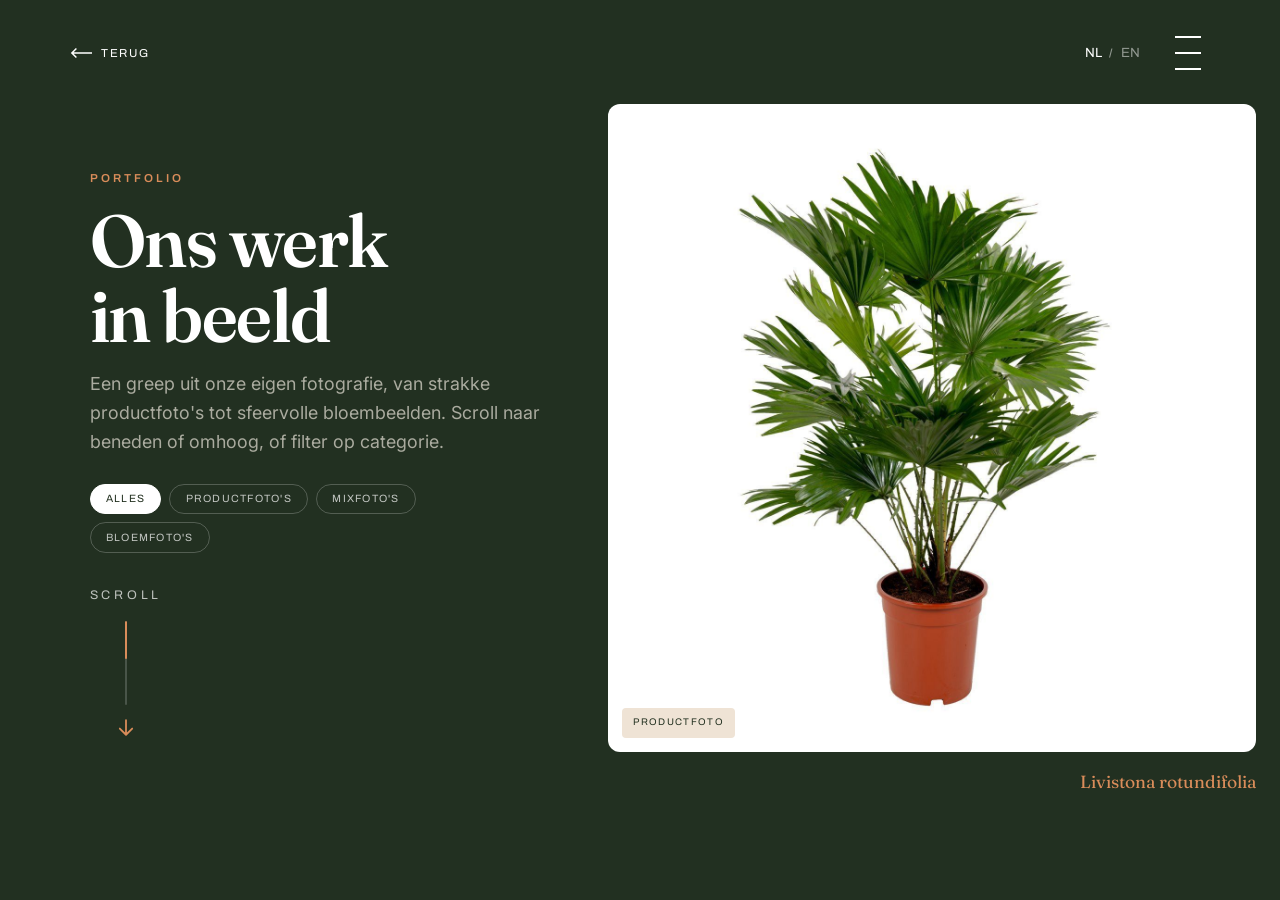
<file: galerij.html>
<!DOCTYPE html>
<html lang="nl">
<head>
<meta charset="UTF-8">
<meta name="viewport" content="width=device-width, initial-scale=1">
<title>Galerij, De Plantenmakelaars</title>
<meta name="description" content="Fotogalerij van De Plantenmakelaars: bloemfoto's, productfoto's en mixfoto's uit onze eigen studio.">
<link rel="preconnect" href="https://fonts.googleapis.com">
<link rel="preconnect" href="https://fonts.gstatic.com" crossorigin>
<link href="https://fonts.googleapis.com/css2?family=Archivo:wght@400;500;600;700;800;900&family=Fraunces:opsz,wght@9..144,400;9..144,500;9..144,600;9..144,900&family=Inter:wght@400;500;600&display=swap" rel="stylesheet">
<link rel="stylesheet" href="styles.css?v=22">
</head>
<body class="gallery-page">

<header class="topbar has-back">
  <a class="back-link" href="diensten.html#fotografie">
    <svg viewBox="0 0 24 12" fill="none"><path d="M24 6H2M7 1 2 6l5 5" stroke="currentColor" stroke-width="1.6"/></svg>
    <span data-lang-nl>Terug</span><span data-lang-en>Back</span>
  </a>
  <div class="topbar-right">
    <div class="lang-switch" role="group" aria-label="Taal / Language">
      <button data-lang="nl" type="button">NL</button><span class="sep">/</span><button data-lang="en" type="button">EN</button>
    </div>
    <button class="menu-toggle" aria-label="Menu" aria-expanded="false"><span></span><span></span><span></span></button>
  </div>
</header>

<div class="menu-overlay">
  <img loading="lazy" class="menu-badge" src="images/menu-badge.png" alt="" aria-hidden="true">
    <nav aria-label="Hoofdmenu">
    <a href="index.html"><span class="idx">01</span>Home</a>
    <a href="over-ons.html"><span class="idx">02</span><span data-lang-nl>Over ons</span><span data-lang-en>About</span></a>
    <a href="diensten.html"><span class="idx">03</span><span data-lang-nl>Diensten</span><span data-lang-en>Services</span></a>
    <a href="contact.html"><span class="idx">04</span>Contact</a>
  </nav>
  <div class="menu-foot">
    <a class="cx-mail" href="contact.html" data-e="c2FsZXNAZGVwbGFudGVubWFrZWxhYXJzLm5s" style="flex-basis:100%;color:var(--accent-d)">e-mailadres</a>
    <a href="https://www.instagram.com/deplantenmakelaars" target="_blank" rel="noopener">Instagram</a><a href="https://www.linkedin.com/company/de-plantenmakelaars/" target="_blank" rel="noopener">LinkedIn</a>
  </div>
</div>

<main class="gallery">

  <section class="gallery-intro">
    <p class="eyebrow"><span data-lang-nl>Portfolio</span><span data-lang-en>Portfolio</span></p>
    <h1 class="display"><span data-lang-nl>Ons werk<br>in beeld</span><span data-lang-en>Our work<br>in pictures</span></h1>
    <p class="sub"><span data-lang-nl>Een greep uit onze eigen fotografie, van strakke productfoto's tot sfeervolle bloembeelden. Scroll naar beneden of omhoog, of filter op categorie.</span><span data-lang-en>A selection of our own photography, from crisp product shots to atmospheric flower images. Scroll down or up, or filter by category.</span></p>
    <div class="gallery-filter" role="group" aria-label="Filter">
      <button data-cat="all" class="active"><span data-lang-nl>Alles</span><span data-lang-en>All</span></button>
      <button data-cat="product">Productfoto's</button>
      <button data-cat="mix">Mixfoto's</button>
      <button data-cat="bloem">Bloemfoto's</button>
    </div>
    <span class="scroll-hint">
      <span class="sh-label"><span data-lang-nl>Scroll</span><span data-lang-en>Scroll</span></span>
      <span class="sh-track"><span class="sh-fill"></span></span>
      <svg class="sh-arrow" viewBox="0 0 16 16" fill="none"><path d="M8 1v12M2.5 8.5 8 14l5.5-5.5" stroke="currentColor" stroke-width="1.6" stroke-linecap="round" stroke-linejoin="round"/></svg>
    </span>
    <span class="swipe-hint" aria-hidden="true">
      <span class="sh-label">Swipe</span>
      <span class="sw-track"><span class="sw-fill"></span></span>
      <svg class="sw-arrow" viewBox="0 0 16 16" fill="none"><path d="M1 8h13M8.5 2.5 14 8l-5.5 5.5" stroke="currentColor" stroke-width="1.6" stroke-linecap="round" stroke-linejoin="round"/></svg>
    </span>
  </section>

  <figure class="shot" data-cat="product"><span class="ph"><img src="images/gallery-product-07.jpg" alt="Livistona rotundifolia" loading="lazy" onerror="this.remove()"><span class="shot-tag">Productfoto</span></span><figcaption><span class="ttl">Livistona rotundifolia</span></figcaption></figure>
  <figure class="shot" data-cat="product"><span class="ph"><img src="images/gallery-product-08.jpg" alt="Livistona rotundifolia" loading="lazy" onerror="this.remove()"><span class="shot-tag">Productfoto</span></span><figcaption><span class="ttl">Livistona rotundifolia</span></figcaption></figure>
  <figure class="shot" data-cat="product"><span class="ph"><img src="images/gallery-product-09.jpg" alt="Livistona rotundifolia" loading="lazy" onerror="this.remove()"><span class="shot-tag">Productfoto</span></span><figcaption><span class="ttl">Livistona rotundifolia</span></figcaption></figure>
  <figure class="shot" data-cat="product"><span class="ph"><img src="images/gallery-product-01.jpg" alt="Aglaonema &#x27;Cherrystar&#x27;" loading="lazy" onerror="this.remove()"><span class="shot-tag">Productfoto</span></span><figcaption><span class="ttl">Aglaonema &#x27;Cherrystar&#x27;</span></figcaption></figure>
  <figure class="shot" data-cat="product"><span class="ph"><img src="images/gallery-product-02.jpg" alt="Alocasia &#x27;Frydek&#x27;" loading="lazy" onerror="this.remove()"><span class="shot-tag">Productfoto</span></span><figcaption><span class="ttl">Alocasia &#x27;Frydek&#x27;</span></figcaption></figure>
  <figure class="shot" data-cat="product"><span class="ph"><img src="images/gallery-product-03.jpg" alt="Alocasia &#x27;Platinum&#x27;" loading="lazy" onerror="this.remove()"><span class="shot-tag">Productfoto</span></span><figcaption><span class="ttl">Alocasia &#x27;Platinum&#x27;</span></figcaption></figure>
  <figure class="shot" data-cat="product"><span class="ph"><img src="images/gallery-product-04.jpg" alt="Anthurium &#x27;Lilli&#x27;" loading="lazy" onerror="this.remove()"><span class="shot-tag">Productfoto</span></span><figcaption><span class="ttl">Anthurium &#x27;Lilli&#x27;</span></figcaption></figure>
  <figure class="shot" data-cat="product"><span class="ph"><img src="images/gallery-product-05.jpg" alt="Dahlia &#x27;Dark Leaf Pink&#x27;" loading="lazy" onerror="this.remove()"><span class="shot-tag">Productfoto</span></span><figcaption><span class="ttl">Dahlia &#x27;Dark Leaf Pink&#x27;</span></figcaption></figure>
  <figure class="shot" data-cat="product"><span class="ph"><img src="images/gallery-product-06.jpg" alt="Dahlia &#x27;Topia Red&#x27;" loading="lazy" onerror="this.remove()"><span class="shot-tag">Productfoto</span></span><figcaption><span class="ttl">Dahlia &#x27;Topia Red&#x27;</span></figcaption></figure>
  <figure class="shot" data-cat="product"><span class="ph"><img src="images/gallery-product-10.jpg" alt="Senecio herreianus" loading="lazy" onerror="this.remove()"><span class="shot-tag">Productfoto</span></span><figcaption><span class="ttl">Senecio herreianus</span></figcaption></figure>
  <figure class="shot" data-cat="product"><span class="ph"><img src="images/gallery-product-11.jpg" alt="Monstera &#x27;Minima&#x27;" loading="lazy" onerror="this.remove()"><span class="shot-tag">Productfoto</span></span><figcaption><span class="ttl">Monstera &#x27;Minima&#x27;</span></figcaption></figure>
  <figure class="shot" data-cat="product"><span class="ph"><img src="images/gallery-product-12.jpg" alt="Monstera &#x27;Minima&#x27;" loading="lazy" onerror="this.remove()"><span class="shot-tag">Productfoto</span></span><figcaption><span class="ttl">Monstera &#x27;Minima&#x27;</span></figcaption></figure>
  <figure class="shot" data-cat="product"><span class="ph"><img src="images/gallery-product-13.jpg" alt="Philodendron &#x27;Prince of Orange&#x27;" loading="lazy" onerror="this.remove()"><span class="shot-tag">Productfoto</span></span><figcaption><span class="ttl">Philodendron &#x27;Prince of Orange&#x27;</span></figcaption></figure>
  <figure class="shot" data-cat="product"><span class="ph"><img src="images/gallery-product-14.jpg" alt="Philodendron squamiferum" loading="lazy" onerror="this.remove()"><span class="shot-tag">Productfoto</span></span><figcaption><span class="ttl">Philodendron squamiferum</span></figcaption></figure>
  <figure class="shot" data-cat="product"><span class="ph"><img src="images/gallery-product-15.jpg" alt="Strelitzia nicolai" loading="lazy" onerror="this.remove()"><span class="shot-tag">Productfoto</span></span><figcaption><span class="ttl">Strelitzia nicolai</span></figcaption></figure>
  <figure class="shot" data-cat="product"><span class="ph"><img src="images/gallery-product-16.jpg" alt="Viola cornuta" loading="lazy" onerror="this.remove()"><span class="shot-tag">Productfoto</span></span><figcaption><span class="ttl">Viola cornuta</span></figcaption></figure>
  <figure class="shot" data-cat="product"><span class="ph"><img src="images/gallery-product-17.jpg" alt="Viola cornuta" loading="lazy" onerror="this.remove()"><span class="shot-tag">Productfoto</span></span><figcaption><span class="ttl">Viola cornuta</span></figcaption></figure>
  <figure class="shot" data-cat="product"><span class="ph"><img src="images/gallery-product-18.jpg" alt="Viola cornuta" loading="lazy" onerror="this.remove()"><span class="shot-tag">Productfoto</span></span><figcaption><span class="ttl">Viola cornuta</span></figcaption></figure>
  <figure class="shot" data-cat="product"><span class="ph"><img src="images/gallery-product-19.jpg" alt="Xanthosoma lindenii" loading="lazy" onerror="this.remove()"><span class="shot-tag">Productfoto</span></span><figcaption><span class="ttl">Xanthosoma lindenii</span></figcaption></figure>
  <figure class="shot" data-cat="product"><span class="ph"><img src="images/gallery-product-20.jpg" alt="Xanthosoma lindenii" loading="lazy" onerror="this.remove()"><span class="shot-tag">Productfoto</span></span><figcaption><span class="ttl">Xanthosoma lindenii</span></figcaption></figure>
  <div class="gallery-divider" data-divider><span class="gd-eyebrow"><span data-lang-nl>Volgende</span><span data-lang-en>Next</span></span><span class="gd-cat">Mixfoto's</span><span class="gd-arrow"><svg viewBox="0 0 24 12" fill="none"><path d="M0 6h22M17 1l5 5-5 5" stroke="currentColor" stroke-width="1.4"/></svg></span></div>
  <figure class="shot" data-cat="mix"><span class="ph"><img src="images/gallery-mix-05.jpg" alt="Cambria" loading="lazy" onerror="this.remove()"><span class="shot-tag">Mixfoto</span></span><figcaption><span class="ttl">Cambria</span></figcaption></figure>
  <figure class="shot" data-cat="mix"><span class="ph"><img src="images/gallery-mix-06.jpg" alt="Cambria &#x27;Nelly&#x27;" loading="lazy" onerror="this.remove()"><span class="shot-tag">Mixfoto</span></span><figcaption><span class="ttl">Cambria &#x27;Nelly&#x27;</span></figcaption></figure>
  <figure class="shot" data-cat="mix"><span class="ph"><img src="images/gallery-mix-07.jpg" alt="Cambria &#x27;Nelly&#x27;" loading="lazy" onerror="this.remove()"><span class="shot-tag">Mixfoto</span></span><figcaption><span class="ttl">Cambria &#x27;Nelly&#x27;</span></figcaption></figure>
  <figure class="shot" data-cat="mix"><span class="ph"><img src="images/gallery-mix-08.jpg" alt="Cambria &#x27;Nelly&#x27;" loading="lazy" onerror="this.remove()"><span class="shot-tag">Mixfoto</span></span><figcaption><span class="ttl">Cambria &#x27;Nelly&#x27;</span></figcaption></figure>
  <figure class="shot" data-cat="mix"><span class="ph"><img src="images/gallery-mix-20.jpg" alt="Schlumbergera" loading="lazy" onerror="this.remove()"><span class="shot-tag">Mixfoto</span></span><figcaption><span class="ttl">Schlumbergera</span></figcaption></figure>
  <figure class="shot" data-cat="mix"><span class="ph"><img src="images/gallery-mix-01.jpg" alt="Aglaonema mix" loading="lazy" onerror="this.remove()"><span class="shot-tag">Mixfoto</span></span><figcaption><span class="ttl">Aglaonema mix</span></figcaption></figure>
  <figure class="shot" data-cat="mix"><span class="ph"><img src="images/gallery-mix-02.jpg" alt="Aglaonema mix" loading="lazy" onerror="this.remove()"><span class="shot-tag">Mixfoto</span></span><figcaption><span class="ttl">Aglaonema mix</span></figcaption></figure>
  <figure class="shot" data-cat="mix"><span class="ph"><img src="images/gallery-mix-03.jpg" alt="Asplenium &#x27;Campio&#x27;" loading="lazy" onerror="this.remove()"><span class="shot-tag">Mixfoto</span></span><figcaption><span class="ttl">Asplenium &#x27;Campio&#x27;</span></figcaption></figure>
  <figure class="shot" data-cat="mix"><span class="ph"><img src="images/gallery-mix-04.jpg" alt="Asplenium &#x27;Osaka&#x27;" loading="lazy" onerror="this.remove()"><span class="shot-tag">Mixfoto</span></span><figcaption><span class="ttl">Asplenium &#x27;Osaka&#x27;</span></figcaption></figure>
  <figure class="shot" data-cat="mix"><span class="ph"><img src="images/gallery-mix-09.jpg" alt="Coleus" loading="lazy" onerror="this.remove()"><span class="shot-tag">Mixfoto</span></span><figcaption><span class="ttl">Coleus</span></figcaption></figure>
  <figure class="shot" data-cat="mix"><span class="ph"><img src="images/gallery-mix-10.jpg" alt="Cyclamen &#x27;Fantasia&#x27;" loading="lazy" onerror="this.remove()"><span class="shot-tag">Mixfoto</span></span><figcaption><span class="ttl">Cyclamen &#x27;Fantasia&#x27;</span></figcaption></figure>
  <figure class="shot" data-cat="mix"><span class="ph"><img src="images/gallery-mix-11.jpg" alt="Cyclamen &#x27;Victoria&#x27;" loading="lazy" onerror="this.remove()"><span class="shot-tag">Mixfoto</span></span><figcaption><span class="ttl">Cyclamen &#x27;Victoria&#x27;</span></figcaption></figure>
  <figure class="shot" data-cat="mix"><span class="ph"><img src="images/gallery-mix-12.jpg" alt="Cyclamen" loading="lazy" onerror="this.remove()"><span class="shot-tag">Mixfoto</span></span><figcaption><span class="ttl">Cyclamen</span></figcaption></figure>
  <figure class="shot" data-cat="mix"><span class="ph"><img src="images/gallery-mix-13.jpg" alt="Cyclamen" loading="lazy" onerror="this.remove()"><span class="shot-tag">Mixfoto</span></span><figcaption><span class="ttl">Cyclamen</span></figcaption></figure>
  <figure class="shot" data-cat="mix"><span class="ph"><img src="images/gallery-mix-14.jpg" alt="Gemengde mix" loading="lazy" onerror="this.remove()"><span class="shot-tag">Mixfoto</span></span><figcaption><span class="ttl">Gemengde mix</span></figcaption></figure>
  <figure class="shot" data-cat="mix"><span class="ph"><img src="images/gallery-mix-15.jpg" alt="Livistona rotundifolia" loading="lazy" onerror="this.remove()"><span class="shot-tag">Mixfoto</span></span><figcaption><span class="ttl">Livistona rotundifolia</span></figcaption></figure>
  <figure class="shot" data-cat="mix"><span class="ph"><img src="images/gallery-mix-16.jpg" alt="Livistona rotundifolia" loading="lazy" onerror="this.remove()"><span class="shot-tag">Mixfoto</span></span><figcaption><span class="ttl">Livistona rotundifolia</span></figcaption></figure>
  <figure class="shot" data-cat="mix"><span class="ph"><img src="images/gallery-mix-17.jpg" alt="Senecio hallianus" loading="lazy" onerror="this.remove()"><span class="shot-tag">Mixfoto</span></span><figcaption><span class="ttl">Senecio hallianus</span></figcaption></figure>
  <figure class="shot" data-cat="mix"><span class="ph"><img src="images/gallery-mix-18.jpg" alt="Impatiens" loading="lazy" onerror="this.remove()"><span class="shot-tag">Mixfoto</span></span><figcaption><span class="ttl">Impatiens</span></figcaption></figure>
  <figure class="shot" data-cat="mix"><span class="ph"><img src="images/gallery-mix-19.jpg" alt="Varens" loading="lazy" onerror="this.remove()"><span class="shot-tag">Mixfoto</span></span><figcaption><span class="ttl">Varens</span></figcaption></figure>
  <div class="gallery-divider" data-divider><span class="gd-eyebrow"><span data-lang-nl>Volgende</span><span data-lang-en>Next</span></span><span class="gd-cat">Bloemfoto's</span><span class="gd-arrow"><svg viewBox="0 0 24 12" fill="none"><path d="M0 6h22M17 1l5 5-5 5" stroke="currentColor" stroke-width="1.4"/></svg></span></div>
  <figure class="shot" data-cat="bloem"><span class="ph"><img src="images/gallery-bloem-13.jpg" alt="Helichrysum 'Bright Rose'" loading="lazy" onerror="this.remove()"><span class="shot-tag">Bloemfoto</span></span><figcaption><span class="ttl">Helichrysum 'Bright Rose'</span></figcaption></figure>
  <figure class="shot" data-cat="bloem"><span class="ph"><img src="images/gallery-bloem-14.jpg" alt="Helichrysum 'Copper Red'" loading="lazy" onerror="this.remove()"><span class="shot-tag">Bloemfoto</span></span><figcaption><span class="ttl">Helichrysum 'Copper Red'</span></figcaption></figure>
  <figure class="shot" data-cat="bloem"><span class="ph"><img src="images/gallery-bloem-15.jpg" alt="Helichrysum 'Salmon Rose'" loading="lazy" onerror="this.remove()"><span class="shot-tag">Bloemfoto</span></span><figcaption><span class="ttl">Helichrysum 'Salmon Rose'</span></figcaption></figure>
  <figure class="shot" data-cat="bloem"><span class="ph"><img src="images/gallery-bloem-16.jpg" alt="Helichrysum 'Silver Rose'" loading="lazy" onerror="this.remove()"><span class="shot-tag">Bloemfoto</span></span><figcaption><span class="ttl">Helichrysum 'Silver Rose'</span></figcaption></figure>
  <figure class="shot" data-cat="bloem"><span class="ph"><img src="images/gallery-bloem-06.jpg" alt="Antirrhinum majus 'Avignon Light Bronze'" loading="lazy" onerror="this.remove()"><span class="shot-tag">Bloemfoto</span></span><figcaption><span class="ttl">Antirrhinum majus 'Avignon Light Bronze'</span></figcaption></figure>
  <figure class="shot" data-cat="bloem"><span class="ph"><img src="images/gallery-bloem-07.jpg" alt="Antirrhinum majus 'Toulon Deep Red'" loading="lazy" onerror="this.remove()"><span class="shot-tag">Bloemfoto</span></span><figcaption><span class="ttl">Antirrhinum majus 'Toulon Deep Red'</span></figcaption></figure>
  <figure class="shot" data-cat="bloem"><span class="ph"><img src="images/gallery-bloem-08.jpg" alt="Delphinium 'EVA Blue'" loading="lazy" onerror="this.remove()"><span class="shot-tag">Bloemfoto</span></span><figcaption><span class="ttl">Delphinium 'EVA Blue'</span></figcaption></figure>
  <figure class="shot" data-cat="bloem"><span class="ph"><img src="images/gallery-bloem-09.jpg" alt="Delphinium 'EVA White'" loading="lazy" onerror="this.remove()"><span class="shot-tag">Bloemfoto</span></span><figcaption><span class="ttl">Delphinium 'EVA White'</span></figcaption></figure>
  <figure class="shot" data-cat="bloem"><span class="ph"><img src="images/gallery-bloem-10.jpg" alt="Dianthus 'Barby Violet'" loading="lazy" onerror="this.remove()"><span class="shot-tag">Bloemfoto</span></span><figcaption><span class="ttl">Dianthus 'Barby Violet'</span></figcaption></figure>
  <figure class="shot" data-cat="bloem"><span class="ph"><img src="images/gallery-bloem-11.jpg" alt="Dianthus 'Barcelona Purple'" loading="lazy" onerror="this.remove()"><span class="shot-tag">Bloemfoto</span></span><figcaption><span class="ttl">Dianthus 'Barcelona Purple'</span></figcaption></figure>
  <figure class="shot" data-cat="bloem"><span class="ph"><img src="images/gallery-bloem-12.jpg" alt="Helianthus annuus" loading="lazy" onerror="this.remove()"><span class="shot-tag">Bloemfoto</span></span><figcaption><span class="ttl">Helianthus annuus</span></figcaption></figure>
  <figure class="shot" data-cat="bloem"><span class="ph"><img src="images/gallery-bloem-17.jpg" alt="Paeonia 'Bartzella'" loading="lazy" onerror="this.remove()"><span class="shot-tag">Bloemfoto</span></span><figcaption><span class="ttl">Paeonia 'Bartzella'</span></figcaption></figure>
  <figure class="shot" data-cat="bloem"><span class="ph"><img src="images/gallery-bloem-18.jpg" alt="Paeonia 'Glory Hallelujah'" loading="lazy" onerror="this.remove()"><span class="shot-tag">Bloemfoto</span></span><figcaption><span class="ttl">Paeonia 'Glory Hallelujah'</span></figcaption></figure>
  <figure class="shot" data-cat="bloem"><span class="ph"><img src="images/gallery-bloem-19.jpg" alt="Paeonia 'Jacorma'" loading="lazy" onerror="this.remove()"><span class="shot-tag">Bloemfoto</span></span><figcaption><span class="ttl">Paeonia 'Jacorma'</span></figcaption></figure>
  <figure class="shot" data-cat="bloem"><span class="ph"><img src="images/gallery-bloem-20.jpg" alt="Paeonia 'Red Grace'" loading="lazy" onerror="this.remove()"><span class="shot-tag">Bloemfoto</span></span><figcaption><span class="ttl">Paeonia 'Red Grace'</span></figcaption></figure>
  <figure class="shot" data-cat="bloem"><span class="ph"><img src="images/gallery-bloem-01.jpg" alt="Seizoensbloem" loading="lazy" onerror="this.remove()"><span class="shot-tag">Bloemfoto</span></span><figcaption><span class="ttl">Seizoensbloem</span></figcaption></figure>
  <figure class="shot" data-cat="bloem"><span class="ph"><img src="images/gallery-bloem-02.jpg" alt="Seizoensbloem" loading="lazy" onerror="this.remove()"><span class="shot-tag">Bloemfoto</span></span><figcaption><span class="ttl">Seizoensbloem</span></figcaption></figure>
  <figure class="shot" data-cat="bloem"><span class="ph"><img src="images/gallery-bloem-03.jpg" alt="Seizoensbloem" loading="lazy" onerror="this.remove()"><span class="shot-tag">Bloemfoto</span></span><figcaption><span class="ttl">Seizoensbloem</span></figcaption></figure>
  <figure class="shot" data-cat="bloem"><span class="ph"><img src="images/gallery-bloem-04.jpg" alt="Seizoensbloem" loading="lazy" onerror="this.remove()"><span class="shot-tag">Bloemfoto</span></span><figcaption><span class="ttl">Seizoensbloem</span></figcaption></figure>
  <figure class="shot" data-cat="bloem"><span class="ph"><img src="images/gallery-bloem-05.jpg" alt="Seizoensbloem" loading="lazy" onerror="this.remove()"><span class="shot-tag">Bloemfoto</span></span><figcaption><span class="ttl">Seizoensbloem</span></figcaption></figure>


  <div class="gallery-end">
    <button class="back-link gallery-restart" type="button">
      <svg viewBox="0 0 24 12" fill="none"><path d="M24 6H2M7 1 2 6l5 5" stroke="currentColor" stroke-width="1.6"/></svg>
      <span data-lang-nl>Terug naar het begin</span><span data-lang-en>Back to the start</span>
    </button>
  </div>

</main>

<script src="script.js?v=22"></script>
<script>
(function () {
  var g = document.querySelector(".gallery");
  // verticaal scrollwiel omzetten naar horizontaal scrollen (soepel)
  if (g) {
    g.addEventListener("wheel", function (e) {
      if (Math.abs(e.deltaY) <= Math.abs(e.deltaX)) return; // trackpad horizontaal: laat native
      var step = e.deltaY;
      if (e.deltaMode === 1) step *= 16;        // muiswiel in 'regels'
      else if (e.deltaMode === 2) step *= g.clientWidth; // pagina's
      g.scrollLeft += step;
      e.preventDefault();
    }, { passive: false });
  }
  // knop 'terug naar het begin' scrollt in één keer soepel naar de start
  var restart = document.querySelector(".gallery-restart");
  if (restart && g) {
    restart.addEventListener("click", function () {
      g.scrollTo({ left: 0, behavior: "smooth" });
    });
  }
  // filteren op categorie
  var btns = document.querySelectorAll(".gallery-filter button");
  var shots = document.querySelectorAll(".shot");
  var dividers = document.querySelectorAll("[data-divider]");
  btns.forEach(function (b) {
    b.addEventListener("click", function () {
      btns.forEach(function (x) { x.classList.remove("active"); });
      b.classList.add("active");
      var c = b.getAttribute("data-cat");
      shots.forEach(function (s) {
        s.style.display = (c === "all" || s.getAttribute("data-cat") === c) ? "" : "none";
      });
      // scheidingen alleen tonen in de 'Alles'-weergave
      dividers.forEach(function (d) { d.style.display = (c === "all") ? "" : "none"; });
      if (g) g.scrollTo({ left: 0, behavior: "smooth" });
    });
  });
})();
</script>
</body>
</html>
</file>
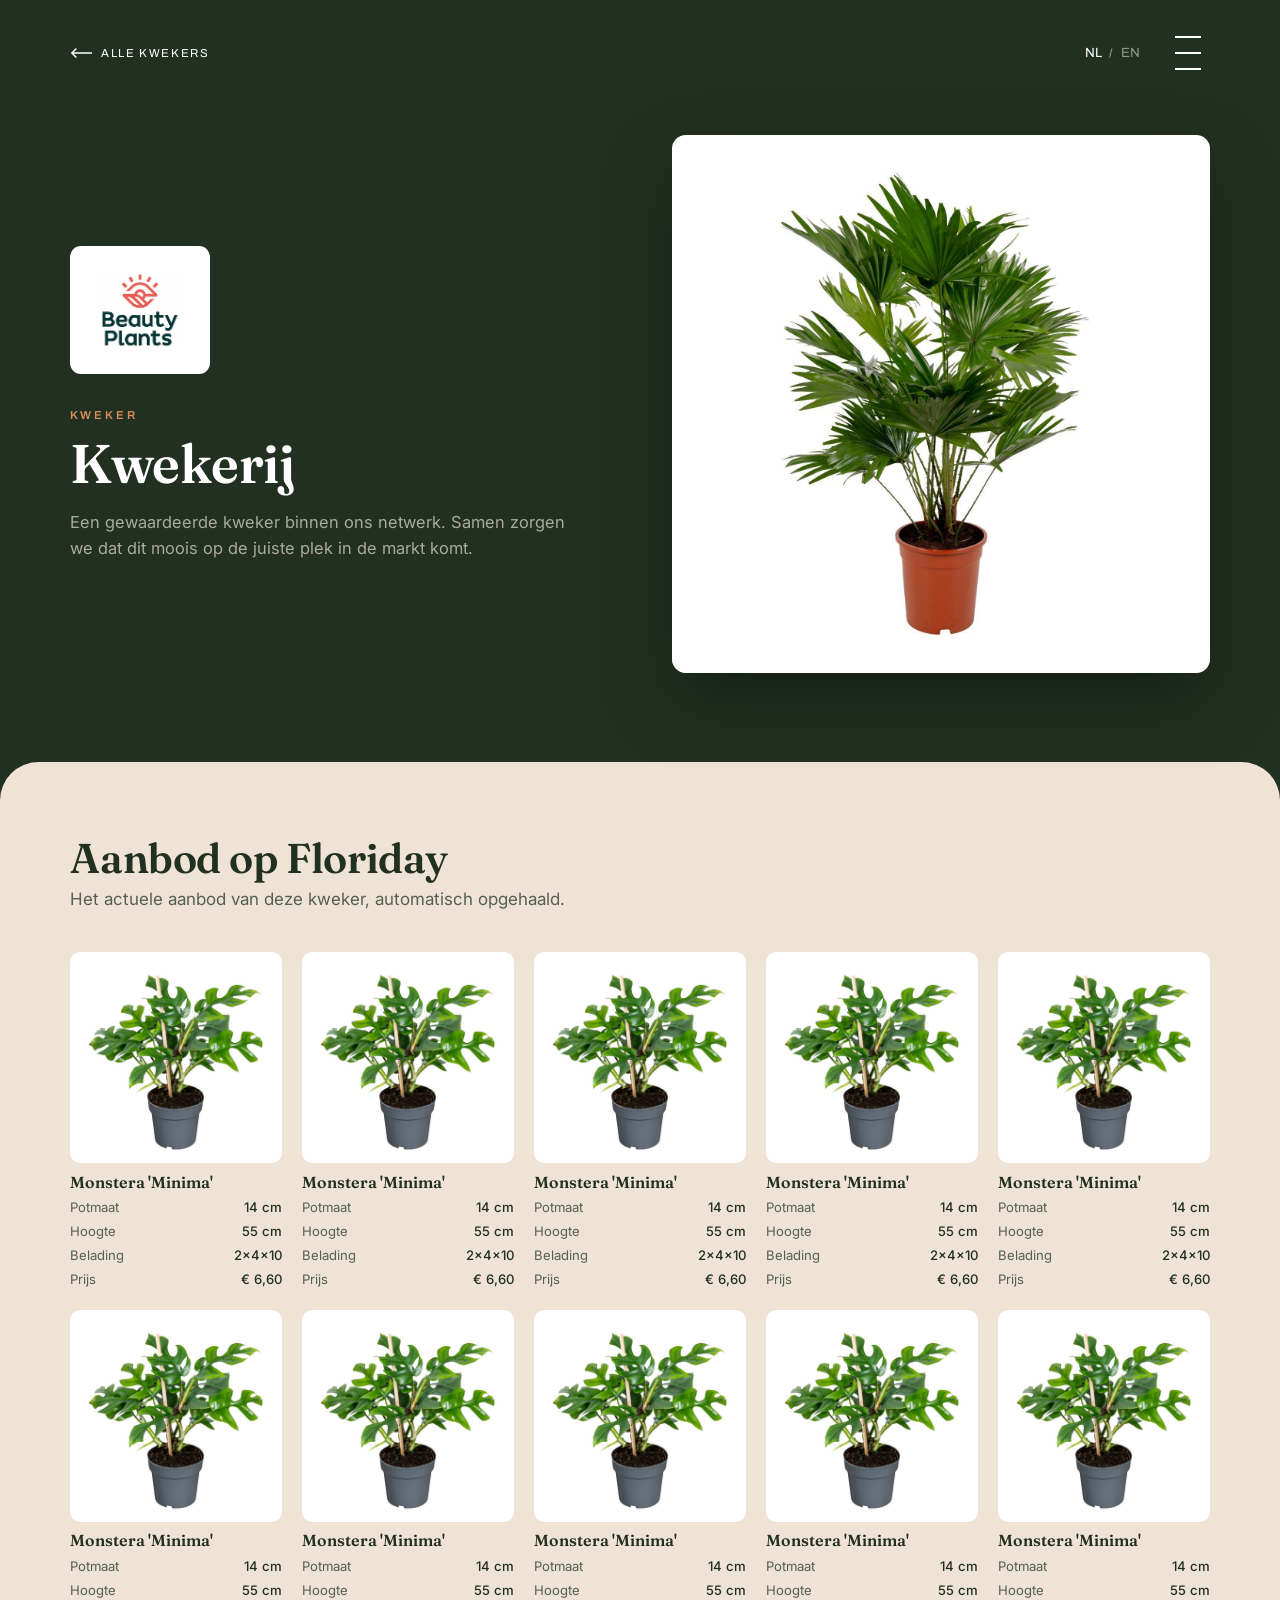
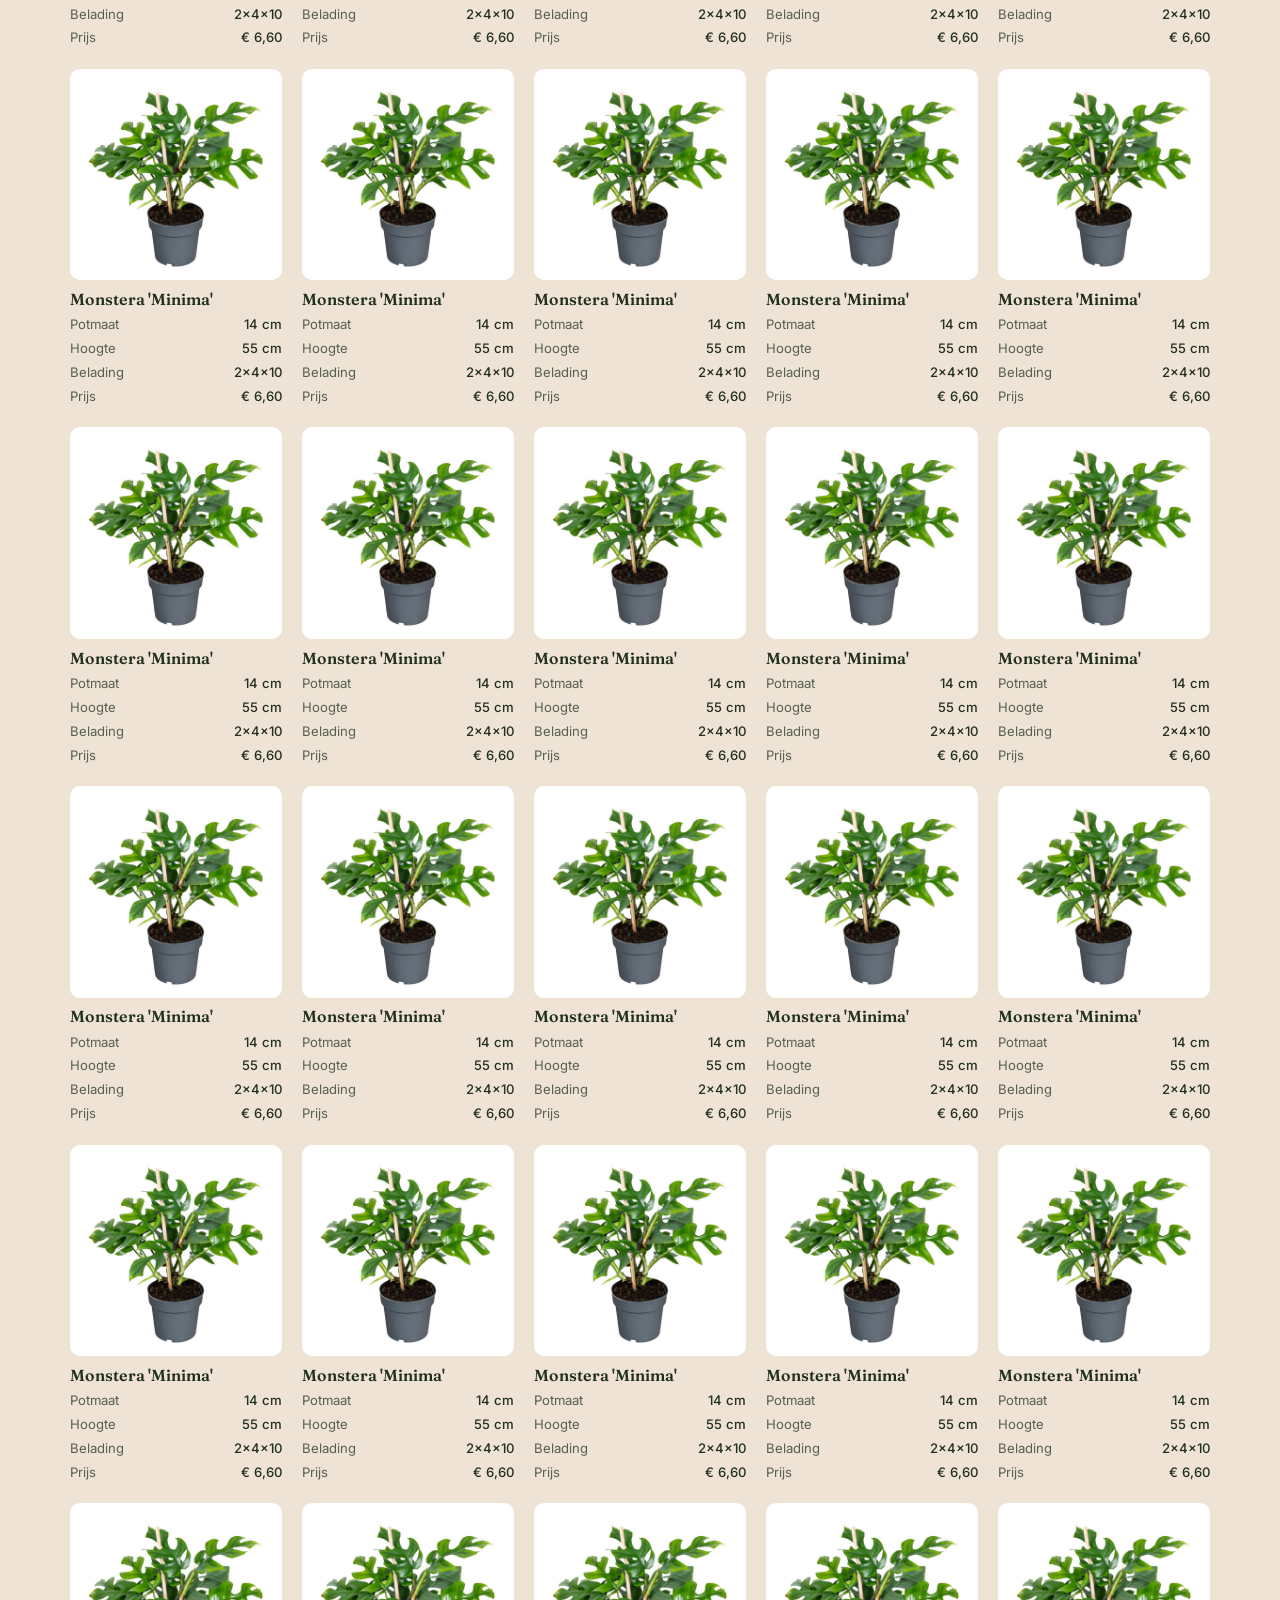
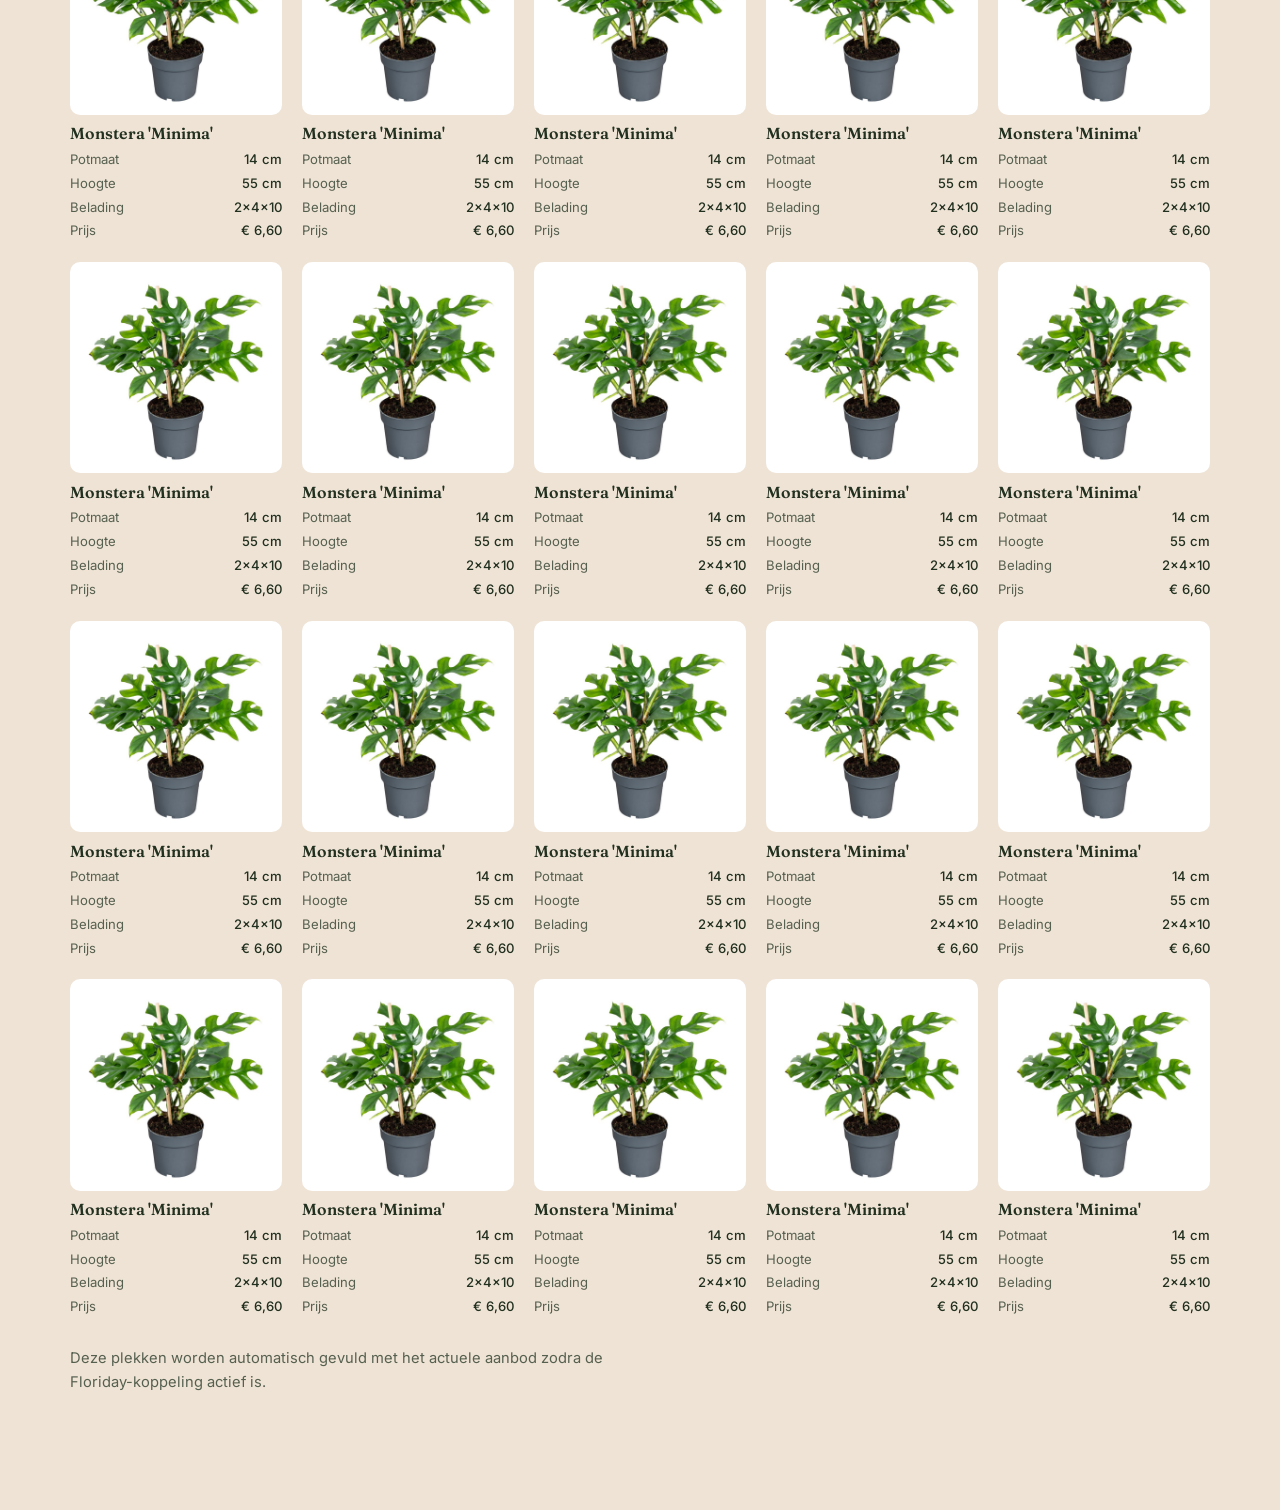
<file: kweker.html>
<!DOCTYPE html>
<html lang="nl">
<head>
<meta charset="UTF-8">
<meta name="viewport" content="width=device-width, initial-scale=1">
<title>Kweker, De Plantenmakelaars</title>
<meta name="description" content="Kweker bij De Plantenmakelaars: verhaal, galerij en actueel aanbod via Floriday.">
<link rel="preconnect" href="https://fonts.googleapis.com">
<link rel="preconnect" href="https://fonts.gstatic.com" crossorigin>
<link href="https://fonts.googleapis.com/css2?family=Archivo:wght@400;500;600;700;800;900&family=Fraunces:opsz,wght@9..144,400;9..144,500;9..144,600;9..144,900&family=Inter:wght@400;500;600&display=swap" rel="stylesheet">
<link rel="stylesheet" href="styles.css">
</head>
<body class="kwdetail">

<header class="topbar has-back">
  <a class="back-link" href="onze-kwekers.html">
    <svg viewBox="0 0 24 12" fill="none"><path d="M24 6H2M7 1 2 6l5 5" stroke="currentColor" stroke-width="1.6"/></svg>
    <span data-lang-nl>Alle kwekers</span><span data-lang-en>All growers</span>
  </a>
  <div class="topbar-right">
    <div class="lang-switch" role="group" aria-label="Taal / Language">
      <button data-lang="nl" type="button">NL</button><span class="sep">/</span><button data-lang="en" type="button">EN</button>
    </div>
    <button class="menu-toggle" aria-label="Menu" aria-expanded="false"><span></span><span></span><span></span></button>
  </div>
</header>

<div class="menu-overlay">
  <nav aria-label="Hoofdmenu">
    <a href="index.html"><span class="idx">01</span>Home</a>
    <a href="over-ons.html"><span class="idx">02</span><span data-lang-nl>Over ons</span><span data-lang-en>About</span></a>
    <a href="diensten.html"><span class="idx">03</span><span data-lang-nl>Diensten</span><span data-lang-en>Services</span></a>
    <a href="onze-kwekers.html"><span class="idx">04</span><span data-lang-nl>Onze kwekers</span><span data-lang-en>Our growers</span></a>
    <a href="contact.html"><span class="idx">05</span>Contact</a>
  </nav>
  <div class="menu-foot">
    <a href="mailto:info@deplantenmakelaars.nl"><span class="todo">info@deplantenmakelaars.nl</span></a>
    <span>2675 LP Honselersdijk</span>
    <a href="#">Instagram</a><a href="#">LinkedIn</a>
  </div>
</div>

<main class="kwd">

  <!-- BOVENAAN: links info, rechts automatische fotoreeks -->
  <section class="kwd-top">
    <div class="kwd-info">
      <img class="kwd-logo" src="images/kweker-beauty-plants.jpg" alt="" onerror="this.remove()">
      <p class="eyebrow"><span data-lang-nl>Kweker</span><span data-lang-en>Grower</span></p>
      <h1 class="kwd-name"><span data-lang-nl>Kwekerij</span><span data-lang-en>Grower</span></h1>
      <p class="kwd-desc"></p>
    </div>
    <div class="kwd-slideshow" aria-hidden="true">
      <img src="images/gallery-product-07.jpg" alt="" class="active" onerror="this.remove()">
      <img src="images/gallery-bloem-06.jpg" alt="" onerror="this.remove()">
      <img src="images/gallery-product-01.jpg" alt="" onerror="this.remove()">
      <img src="images/gallery-bloem-17.jpg" alt="" onerror="this.remove()">
      <img src="images/gallery-mix-11.jpg" alt="" onerror="this.remove()">
      <img src="images/gallery-product-13.jpg" alt="" onerror="this.remove()">
    </div>
  </section>

  <!-- DAARONDER: aanbod uit Floriday -->
  <section class="kwd-aanbod">
    <div class="kwd-aanbod-inner">
      <h2><span data-lang-nl>Aanbod op Floriday</span><span data-lang-en>Range on Floriday</span></h2>
      <p class="kwd-lead"><span data-lang-nl>Het actuele aanbod van deze kweker, automatisch opgehaald.</span><span data-lang-en>This grower's current range, fetched automatically.</span></p>
      <div class="aanbod-grid"></div>
      <p class="aanbod-note"><span data-lang-nl>Deze plekken worden automatisch gevuld met het actuele aanbod zodra de Floriday-koppeling actief is.</span><span data-lang-en>These slots will fill automatically with the live range once the Floriday connection is active.</span></p>
    </div>
  </section>

</main>

<script src="script.js"></script>
<script>
(function () {
  var params = new URLSearchParams(location.search);
  var k = params.get("k"), n = params.get("n");

  // kort verhaaltje per kweker
  var descriptions = {
    "beauty-plants": "Beauty Plants kweekt met oog voor schoonheid de mooiste bloeiende planten voor binnen en buiten. Hun specialiteiten zijn de mediterrane Mandevilla, de bijzondere Anigozanthos en de winterharde Camellia. Met een marktgerichte visie vernieuwen ze hun assortiment voortdurend, op zoek naar nieuwe kleuren en betere variëteiten die de wereld een stukje mooier maken.",
    "bushbrothers": "BushBrothers, onderdeel van Lansbergen Orchids, is het bedrijf van tweelingbroers Marco en Patrick, die de wereld afstruinen naar bijzondere plantensoorten. In hun kassen kweken ze een breed assortiment orchideeën, zoals Oncidium, Cambria en Cattleya, en daarnaast de groene Aglaonema.",
    "continental-trees": "Continental Trees is gespecialiseerd in mediterrane bomen, van palm- en olijfbomen tot fruitbomen, met een focus op bewezen bestsellers voor de Europese markt. Daarnaast geven ze oude fruitbomen als appel en peer een tweede leven: na jaren van hard werken voor de kweker verdienen ze een mooi plekje in iemands tuin.",
    "de-wintertuin": "De Wintertuin is een trots familiebedrijf uit het Westland en al sinds 2001 specialist in Bougainvillea. Op 5,5 hectare kweken ze deze mediterrane bloeier in allerlei kleuren en maten, uitstekend geschikt voor het Noord-Europese klimaat. Vakmanschap en innovatie zorgen samen voor constante kwaliteit en betrouwbaarheid, seizoen na seizoen.",
    "deconell": "DecoNell van Michel van Doorn is gespecialiseerd in hoogwaardige seizoensdecoraties voor het hele jaar, van herfst en advent tot kerst, Valentijn en Pasen. Daarnaast biedt DecoNell professionele plant support, zoals stekken, enten en sorteren. Met precisie, creativiteit en een groeiend netwerk brengen ze door heel Europa warmte, kleur en sfeer.",
    "drenthe-flowers": "Drenthe Flowers is een noordelijke kwekerij met een herkenbaar en sfeervol merk. Met vakmanschap en een frisse uitstraling telen ze planten waar ze trots op zijn. Samen met De Plantenmakelaars zorgen we dat hun product op het juiste moment en bij de juiste koper in de markt terechtkomt.",
    "dynaplant": "Dynaplant is een moderne potplantenkwekerij en een gewaardeerde partner binnen ons netwerk. Met oog voor kwaliteit en een betrouwbaar assortiment leveren ze planten waar de markt op zit te wachten. Samen zorgen we dat hun product op de juiste plek en op het juiste moment tot bloei komt in de handel.",
    "flevoplant": "Flevoplant is een moderne potplantenkwekerij die met vakmanschap en oog voor kwaliteit een betrouwbaar assortiment levert. Efficiënt en toekomstgericht telen ze planten van constante kwaliteit. Samen met De Plantenmakelaars zorgen we dat hun product de juiste weg naar exporteurs, retail en tuincentra vindt.",
    "fondieplant": "Fondieplant is een van de grootste gespecialiseerde kwekers van de Areca-palm, oftewel Dypsis lutescens of goudpalm, in Europa. Deze luchtzuiverende kamerplant brengt met zijn sierlijke, veervormige bladeren een tropische, groene sfeer in huis. Dankzij hun specialisatie en schaal staan ze garant voor constante kwaliteit en betrouwbaarheid.",
    "gevers": "Gevers Planten is een moderne, geautomatiseerde potplantenkwekerij in Asten-Heusden die al ruim 60 jaar innovatief te werk gaat. Ze telen jaarrond seizoensplanten zoals cyclamen, kerststerren, geraniums en platycodon, steeds afgestemd op de wens van de klant. Tevredenheid van de consument, in binnen- en buitenland, staat bij hen centraal.",
    "ichtus": "Ichtus Flowers & Plants brengt kleur naar jouw wereld met de snij-Phalaenopsis en de groene planten Alocasia en Philodendron. Vanuit Waddinxveen telen ze een uniek assortiment tropische schoonheden voor interieurs en events over de hele wereld. Ze zijn altijd op zoek naar nieuwe variëteiten en bijzondere soorten die indruk maken.",
    "lkp": "LKP Plants is met vijftig jaar ervaring een echte specialist in bromelia's. Deze kleurrijke kamerplant, met zijn opvallende bloeiwijze en sterke karakter, voegt sfeer en tropische flair toe aan elk interieur. Jarenlange kennis en vakmanschap maken hun assortiment betrouwbaar en constant van hoge kwaliteit.",
    "meerrust": "Meerrust uit Maasdijk is gespecialiseerd in azalea, margriet en fuchsia op stam, en in hangplanten. Stuk voor stuk fleurige planten die kleur brengen op terras en in de tuin. Met vakmanschap en oog voor detail leveren ze een verzorgd assortiment, precies op tijd voor het seizoen.",
    "meeuwisse": "Meewisse Plants uit het Drentse Erica is een van de grootste bromelia-kwekerijen van Europa. Op 80.000 m² telen ze jaarlijks meer dan twee miljoen kleurrijke bromelia's, niet voor niets de 'queen of colors'. Met een moderne kwekerij en jarenlange ervaring staan ze garant voor kwaliteit en een lange bloei.",
    "olij": "Olij Trading uit De Kwakel is gespecialiseerd in de Dianthus Barbatus Kiwi Mellow in diverse kleuren, potanjers als Pink Kisses en I Love U, en kerststerren. Fleurige planten voor terras en interieur, in een duurzaam bedrijf dat volop inzet op zonne-energie. Kwaliteit en betrouwbaarheid staan bij elke teelt voorop.",
    "patio": "Patio Plants uit Klazienaveen brengt met fleurige terras- en patioplanten kleur op elk balkon en terras. Met een breed seizoensassortiment en oog voor kwaliteit is er voor elke buitenruimte iets moois te vinden. Samen zorgen we dat hun planten op het juiste moment bij de juiste koper terechtkomen.",
    "rs-potplants": "RS Potplants heeft een groot en divers aanbod in toegevoegde waarde en arrangementen. Ze zijn gespecialiseerd in het opmaken van plantenbakken en het leveren van maatwerk, precies afgestemd op de wens van de klant. Zo maken ze van elke bestelling net even iets bijzonders, klaar voor het schap.",
    "sentinel": "Sentinel is dé toonaangevende kweker van de Scindapsus in Nederland en teelt deze luchtzuiverende kamerplant al sinds 1987. Groen, duurzaam en innovatief, met een breed assortiment Scindapsus, Epipremnum en Philodendron. Samen met hun zusterkwekerij in Oeganda werken ze aan sterke stekken en steeds vernieuwende teeltconcepten.",
    "sjaak-van-schie": "Sjaak van Schie is een gerenommeerde kweker van groene kamerplanten, met een breed en betrouwbaar assortiment. Met vakmanschap en jarenlange ervaring leveren ze constante kwaliteit voor de hele markt. Samen zorgen we dat hun planten op de juiste plek en op het juiste moment in de handel terechtkomen.",
    "spaargaren": "Spaargaren van Doorn uit Nieuwveen is de grootste leverancier van de luchtzuiverende Livistona rotundifolia, ook wel de waaierpalm. Ze bieden een breed assortiment palmen, los en in zorgvuldig samengestelde mixen, met veel aandacht voor duurzaamheid. Van hergebruikte materialen tot handgedraaide potten: kwaliteit en verantwoord ondernemen gaan hand in hand.",
    "sunshine-grow": "Sunshine Grow is een familiebedrijf dat op duurzame, CO₂-neutrale en veenvrije wijze zonnige potplanten kweekt, met eigen locaties in Nederland en Spanje. Hun assortiment bestaat onder meer uit Croton, Hibiscus en Oleander. Betrouwbaarheid, flexibiliteit en direct contact met de kweker staan bij hen voorop, altijd in consumentgerichte verpakking.",
    "vd-peijl": "Van der Peijl Tuinplanten uit Zundert combineert al ruim 50 jaar vakmanschap met innovatie. Op meer dan 10 hectare telen ze een breed assortiment sierheesters in pot, met ruim 300 soorten waaronder zo'n 60 soorten hortensia. Met exclusieve variëteiten en een moderne, efficiënte werkwijze blijven ze continu vernieuwen.",
    "vlasman": "Kwekerij Vlasman uit Mijdrecht is met het frisse merk Voilà dé specialist in de Saintpaulia, het Kaaps viooltje. Op ruim 30.000 m² telen ze dagelijks met passie de mooiste, kleurrijke Saintpaulia's, hip, lief én leuk. In de juiste ompot past dit vrolijke plantje perfect bij zowel een vintage als een modern interieur.",
    "vries": "J. de Vries Potplantencultures is een potplantenkwekerij met oog voor kwaliteit en een betrouwbaar assortiment. Met vakmanschap en jarenlange ervaring telen ze planten van constante kwaliteit. Samen met De Plantenmakelaars zorgen we dat hun product op de juiste plek en op het juiste moment in de markt terechtkomt.",
    "winco": "Winco Holland maakt bijzondere cactussen en vetplanten voor iedereen bereikbaar, beyond the ordinary. Met de collecties Surprising Sierra's en het kwaliteitslabel Decorum bieden ze meer dan 600 soorten, plus snijvetplanten onder de namen Wincx en Mecx. Van vertrouwde klassiekers tot zeldzame vondsten: hun assortiment verrast telkens opnieuw.",
  };

  function esc(s) { return String(s).replace(/&/g, "&amp;").replace(/</g, "&lt;").replace(/>/g, "&gt;"); }
  if (n) {
    var nm = document.querySelector(".kwd-name");
    if (nm) nm.textContent = n;
    document.title = n + ", De Plantenmakelaars";
    var lead = document.querySelector(".kwd-lead");
    if (lead) lead.innerHTML = '<span data-lang-nl>Het actuele aanbod van ' + esc(n) + ', automatisch opgehaald.</span><span data-lang-en>' + esc(n) + '&rsquo;s current range, fetched automatically.</span>';
  }
  if (k) {
    var lg = document.querySelector(".kwd-logo");
    if (lg) { lg.src = "images/kweker-" + k + ".jpg"; lg.alt = n || "Logo kwekerij"; }
  }
  var de = document.querySelector(".kwd-desc");
  if (de) {
    de.textContent = (k && descriptions[k]) ? descriptions[k]
      : "Een gewaardeerde kweker binnen ons netwerk. Samen zorgen we dat dit moois op de juiste plek in de markt komt.";
  }

  // rechts: foto's komen automatisch voorbij (fade)
  var slides = document.querySelectorAll(".kwd-slideshow img");
  if (slides.length > 1) {
    var si = 0;
    setInterval(function () {
      slides[si].classList.remove("active");
      si = (si + 1) % slides.length;
      slides[si].classList.add("active");
    }, 2600);
  }

  /* AANBOD uit Floriday (klaar voor koppeling)
     Feed levert JSON: [ { "image": "...", "name": "..." }, ... ]
     Nu: data/aanbod/<slug>.json  — later de Floriday-serverless-functie:
     var FEED = "/.netlify/functions/floriday-aanbod?k=" + k; */
  var grid = document.querySelector(".aanbod-grid");
  var note = document.querySelector(".aanbod-note");
  if (grid) {
    // alvast 50 lege vakjes tonen waar het aanbod in komt
    var frag = document.createDocumentFragment();
    var exImg = "images/aanbod-voorbeeld.jpg";
    var exInfo = '<div class="ac-info">' +
      '<span class="ac-name">Monstera \'Minima\'</span>' +
      '<span class="ac-row"><span class="ac-k">Potmaat</span><span class="ac-v">14 cm</span></span>' +
      '<span class="ac-row"><span class="ac-k">Hoogte</span><span class="ac-v">55 cm</span></span>' +
      '<span class="ac-row"><span class="ac-k">Belading</span><span class="ac-v">2x4x10</span></span>' +
      '<span class="ac-row"><span class="ac-k">Prijs</span><span class="ac-v">&euro; 6,60</span></span>' +
      '</div>';
    for (var p = 0; p < 50; p++) {
      var ph = document.createElement("div");
      ph.className = "aanbod-card";
      ph.innerHTML = '<span class="ph"><img src="' + exImg + '" alt="Monstera Minima" loading="lazy" onerror="this.remove()"></span>' + exInfo;
      frag.appendChild(ph);
    }
    grid.appendChild(frag);
  }
  if (k && grid) {
    var FEED = "data/aanbod/" + k + ".json";
    fetch(FEED)
      .then(function (r) { if (!r.ok) throw new Error("geen feed"); return r.json(); })
      .then(function (items) {
        if (!Array.isArray(items) || !items.length) throw new Error("leeg");
        grid.innerHTML = "";               // placeholder-vakjes vervangen
        if (note) note.remove();
        function row(label, val) {
          return val ? '<span class="ac-row"><span class="ac-k">' + label + '</span><span class="ac-v">' + esc(val) + '</span></span>' : "";
        }
        items.forEach(function (it) {
          var card = document.createElement("div");
          card.className = "aanbod-card";
          var info = '<div class="ac-info"><span class="ac-name">' + esc(it.name || "") + '</span>' +
            row("Potmaat", it.potmaat) + row("Hoogte", it.hoogte) +
            row("Belading", it.belading) + row("Prijs", it.prijs) + '</div>';
          card.innerHTML = '<span class="ph"><img src="' + it.image + '" alt="' + esc(it.name || "") + '" loading="lazy" onerror="this.remove()"></span>' + info;
          grid.appendChild(card);
        });
      })
      .catch(function () { /* nog geen feed: lege vakjes + toelichting blijven staan */ });
  }
})();
</script>
</body>
</html>
</file>
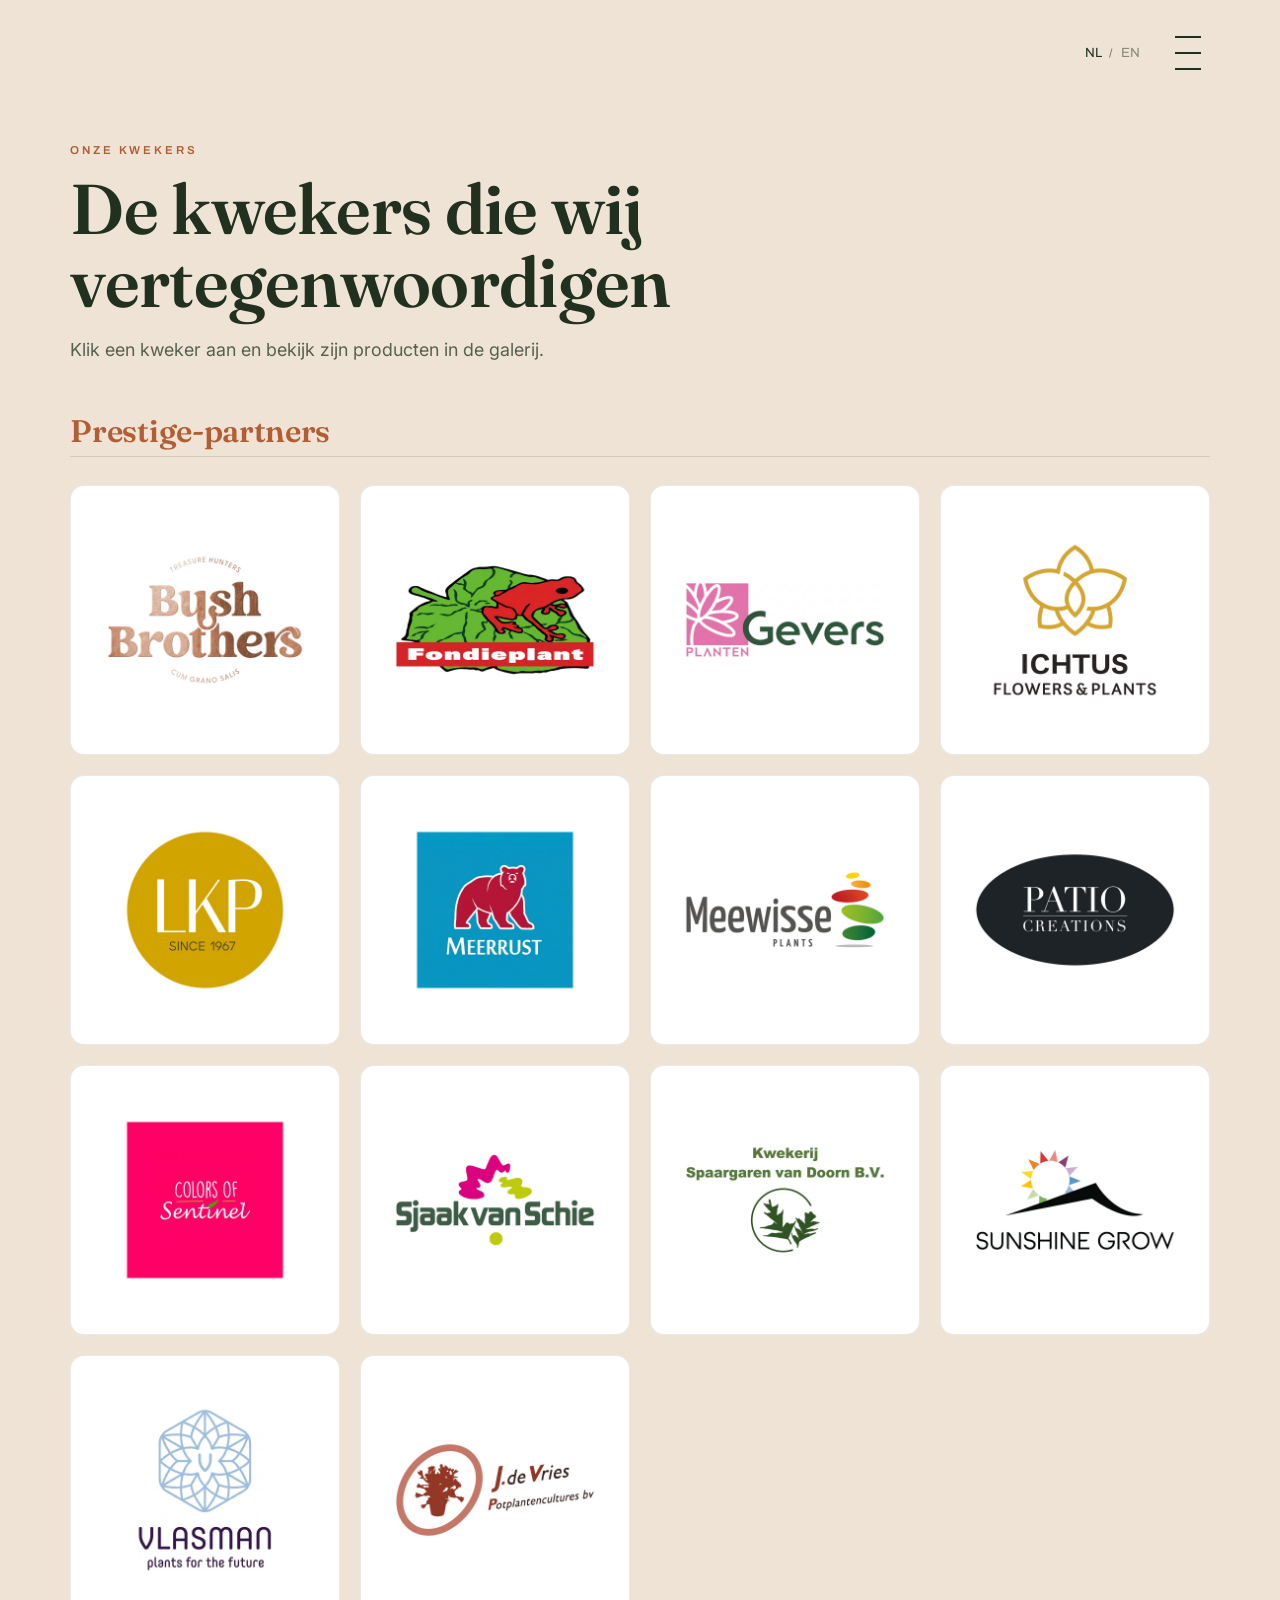
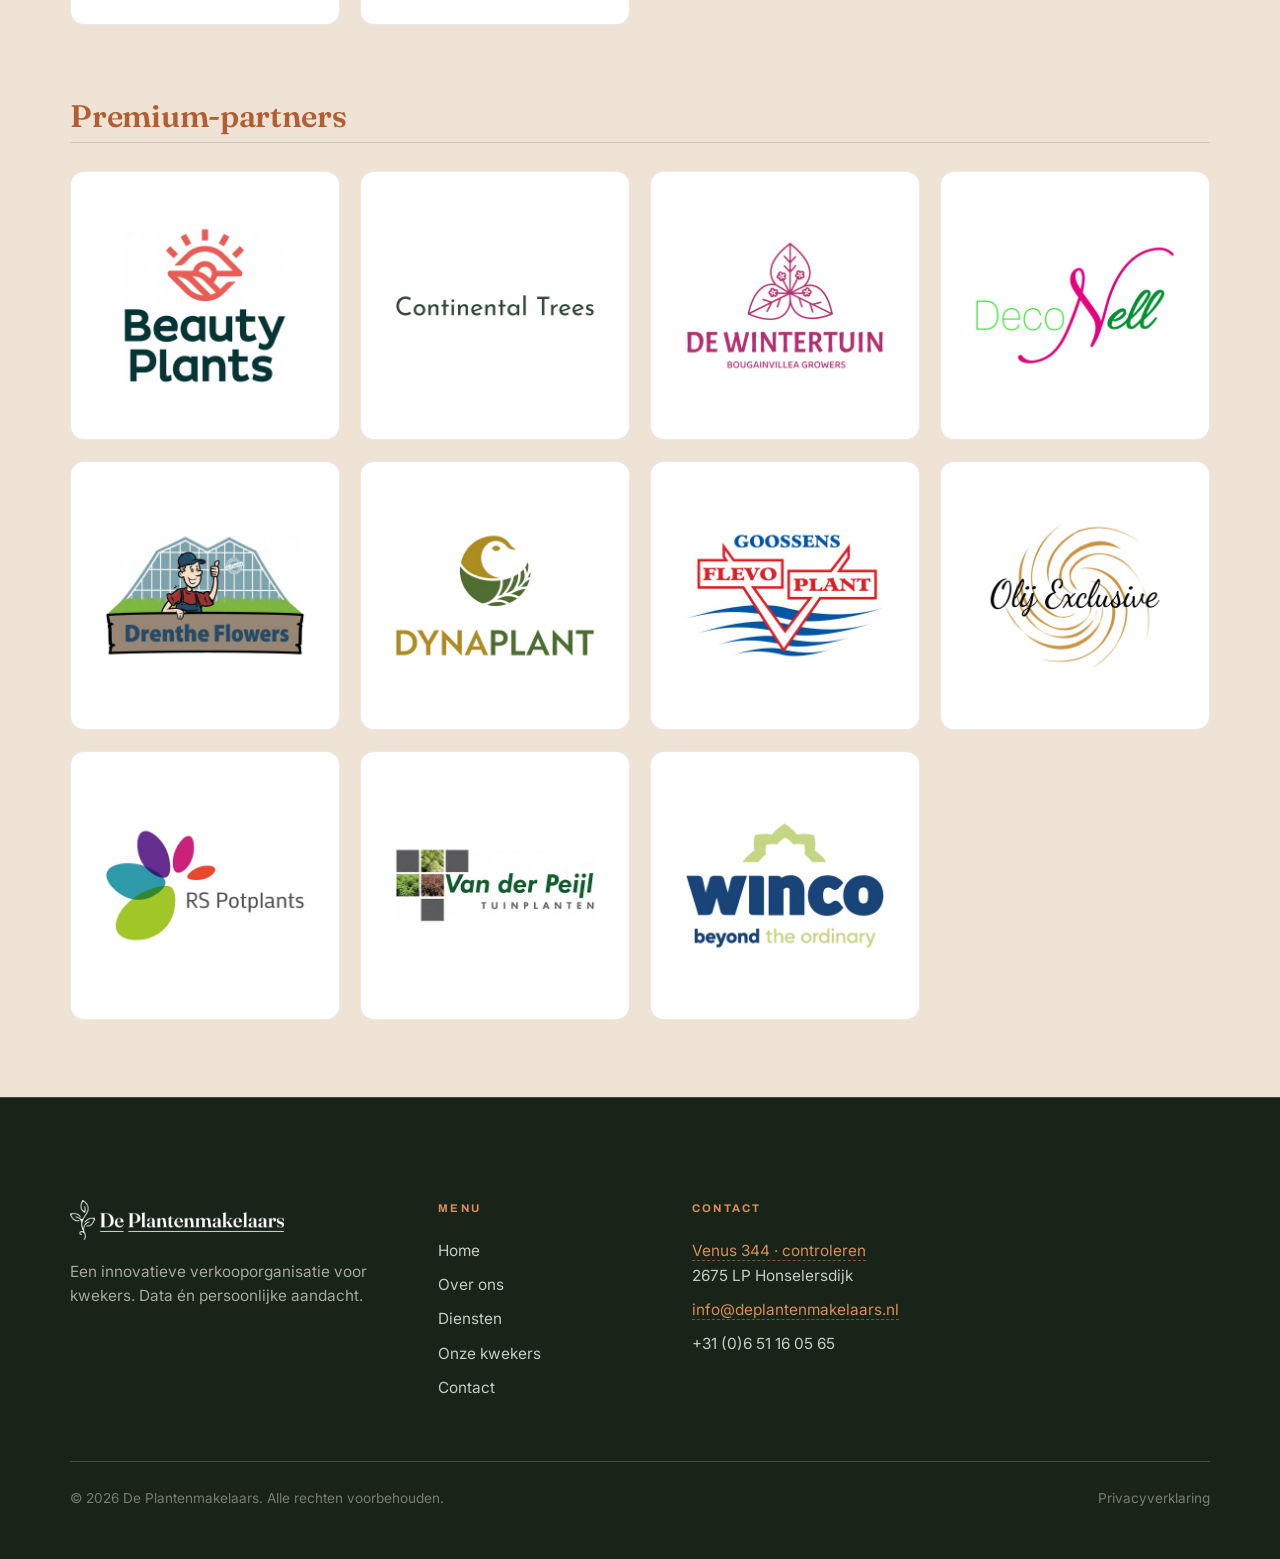
<file: onze-kwekers.html>
<!DOCTYPE html>
<html lang="nl">
<head>
<meta charset="UTF-8">
<meta name="viewport" content="width=device-width, initial-scale=1">
<title>Onze kwekers, De Plantenmakelaars</title>
<meta name="description" content="De kwekers die wij vertegenwoordigen, overzichtelijk op een logowand. Klik een kweker aan en bekijk zijn producten in de galerij.">
<link rel="preconnect" href="https://fonts.googleapis.com">
<link rel="preconnect" href="https://fonts.gstatic.com" crossorigin>
<link href="https://fonts.googleapis.com/css2?family=Archivo:wght@400;500;600;700;800;900&family=Fraunces:opsz,wght@9..144,400;9..144,500;9..144,600;9..144,900&family=Inter:wght@400;500;600&display=swap" rel="stylesheet">
<link rel="stylesheet" href="styles.css">
</head>
<body class="logos-page">

<header class="topbar">
  <div class="topbar-right">
    <div class="lang-switch" role="group" aria-label="Taal / Language">
      <button data-lang="nl" type="button">NL</button><span class="sep">/</span><button data-lang="en" type="button">EN</button>
    </div>
    <button class="menu-toggle" aria-label="Menu" aria-expanded="false"><span></span><span></span><span></span></button>
  </div>
</header>

<div class="menu-overlay">
  <nav aria-label="Hoofdmenu">
    <a href="index.html"><span class="idx">01</span>Home</a>
    <a href="over-ons.html"><span class="idx">02</span><span data-lang-nl>Over ons</span><span data-lang-en>About</span></a>
    <a href="diensten.html"><span class="idx">03</span><span data-lang-nl>Diensten</span><span data-lang-en>Services</span></a>
    <a href="onze-kwekers.html"><span class="idx">04</span><span data-lang-nl>Onze kwekers</span><span data-lang-en>Our growers</span></a>
    <a href="contact.html"><span class="idx">05</span>Contact</a>
  </nav>
  <div class="menu-foot">
    <a href="mailto:info@deplantenmakelaars.nl"><span class="todo">info@deplantenmakelaars.nl</span></a>
    <span>2675 LP Honselersdijk</span>
    <a href="#">Instagram</a><a href="#">LinkedIn</a>
  </div>
</div>

<main class="klogos">
  <div class="container">
    <div class="klogos-head">
      <p class="eyebrow"><span data-lang-nl>Onze kwekers</span><span data-lang-en>Our growers</span></p>
      <h1 class="klogos-title"><span data-lang-nl>De kwekers die wij<br>vertegenwoordigen</span><span data-lang-en>The growers we<br>represent</span></h1>
      <p class="sub"><span data-lang-nl>Klik een kweker aan en bekijk zijn producten in de galerij.</span><span data-lang-en>Click a grower to view their products in the gallery.</span></p>
    </div>

        <div class="klogos-group klogos-group--prestige">
      <h3 class="klogos-tier"><span data-lang-nl>Prestige-partners</span><span data-lang-en>Prestige partners</span></h3>
      <div class="klogos-grid">
      <a class="klogo" href="kweker.html?k=bushbrothers&n=BushBrothers" aria-label="BushBrothers"><span class="klogo-inner"><img src="images/kweker-bushbrothers.jpg" alt="BushBrothers"></span></a>
      <a class="klogo" href="kweker.html?k=fondieplant&n=Fondieplant" aria-label="Fondieplant"><span class="klogo-inner"><img src="images/kweker-fondieplant.jpg" alt="Fondieplant"></span></a>
      <a class="klogo" href="kweker.html?k=gevers&n=Gevers%20Planten" aria-label="Gevers Planten"><span class="klogo-inner"><img src="images/kweker-gevers.jpg" alt="Gevers Planten"></span></a>
      <a class="klogo" href="kweker.html?k=ichtus&n=Ichtus%20Flowers%20%26%20Plants" aria-label="Ichtus Flowers &amp; Plants"><span class="klogo-inner"><img src="images/kweker-ichtus.jpg" alt="Ichtus Flowers &amp; Plants"></span></a>
      <a class="klogo" href="kweker.html?k=lkp&n=LKP%20Plants" aria-label="LKP Plants"><span class="klogo-inner"><img src="images/kweker-lkp.jpg" alt="LKP Plants"></span></a>
      <a class="klogo" href="kweker.html?k=meerrust&n=Meerrust" aria-label="Meerrust"><span class="klogo-inner"><img src="images/kweker-meerrust.jpg" alt="Meerrust"></span></a>
      <a class="klogo" href="kweker.html?k=meeuwisse&n=Meeuwisse%20Plants" aria-label="Meeuwisse Plants"><span class="klogo-inner"><img src="images/kweker-meeuwisse.jpg" alt="Meeuwisse Plants"></span></a>
      <a class="klogo" href="kweker.html?k=patio&n=Patio%20Plants" aria-label="Patio Plants"><span class="klogo-inner"><img src="images/kweker-patio.jpg" alt="Patio Plants"></span></a>
      <a class="klogo" href="kweker.html?k=sentinel&n=Sentinel%20BV" aria-label="Sentinel BV"><span class="klogo-inner"><img src="images/kweker-sentinel.jpg" alt="Sentinel BV"></span></a>
      <a class="klogo" href="kweker.html?k=sjaak-van-schie&n=Sjaak%20van%20Schie" aria-label="Sjaak van Schie"><span class="klogo-inner"><img src="images/kweker-sjaak-van-schie.jpg" alt="Sjaak van Schie"></span></a>
      <a class="klogo" href="kweker.html?k=spaargaren&n=Spaargaren%20van%20Doorn" aria-label="Spaargaren van Doorn"><span class="klogo-inner"><img src="images/kweker-spaargaren.jpg" alt="Spaargaren van Doorn"></span></a>
      <a class="klogo" href="kweker.html?k=sunshine-grow&n=Sunshine%20Grow" aria-label="Sunshine Grow"><span class="klogo-inner"><img src="images/kweker-sunshine-grow.jpg" alt="Sunshine Grow"></span></a>
      <a class="klogo" href="kweker.html?k=vlasman&n=Vlasman%20BV%2C%20Kwekerij" aria-label="Vlasman BV, Kwekerij"><span class="klogo-inner"><img src="images/kweker-vlasman.jpg" alt="Vlasman BV, Kwekerij"></span></a>
      <a class="klogo" href="kweker.html?k=vries&n=Vries%20Potplantencultures%20bv%2C%20J.%20de" aria-label="Vries Potplantencultures bv, J. de"><span class="klogo-inner"><img src="images/kweker-vries.jpg" alt="Vries Potplantencultures bv, J. de"></span></a>
      </div>
    </div>

    <div class="klogos-group">
      <h3 class="klogos-tier"><span data-lang-nl>Premium-partners</span><span data-lang-en>Premium partners</span></h3>
      <div class="klogos-grid">
      <a class="klogo" href="kweker.html?k=beauty-plants&n=Beauty%20Plants" aria-label="Beauty Plants"><span class="klogo-inner"><img src="images/kweker-beauty-plants.jpg" alt="Beauty Plants"></span></a>
      <a class="klogo" href="kweker.html?k=continental-trees&n=Continental%20Trees" aria-label="Continental Trees"><span class="klogo-inner"><img src="images/kweker-continental-trees.jpg" alt="Continental Trees"></span></a>
      <a class="klogo" href="kweker.html?k=de-wintertuin&n=De%20Wintertuin" aria-label="De Wintertuin"><span class="klogo-inner"><img src="images/kweker-de-wintertuin.jpg" alt="De Wintertuin"></span></a>
      <a class="klogo" href="kweker.html?k=deconell&n=Deconell%20Michel%20van%20Doorn" aria-label="Deconell Michel van Doorn"><span class="klogo-inner"><img src="images/kweker-deconell.jpg" alt="Deconell Michel van Doorn"></span></a>
      <a class="klogo" href="kweker.html?k=drenthe-flowers&n=Drenthe%20Flowers" aria-label="Drenthe Flowers"><span class="klogo-inner"><img src="images/kweker-drenthe-flowers.jpg" alt="Drenthe Flowers"></span></a>
      <a class="klogo" href="kweker.html?k=dynaplant&n=Dynaplant" aria-label="Dynaplant"><span class="klogo-inner"><img src="images/kweker-dynaplant.jpg" alt="Dynaplant"></span></a>
      <a class="klogo" href="kweker.html?k=flevoplant&n=Flevoplant" aria-label="Flevoplant"><span class="klogo-inner"><img src="images/kweker-flevoplant.jpg" alt="Flevoplant"></span></a>
      <a class="klogo" href="kweker.html?k=olij&n=Olij%20Exclusive" aria-label="Olij Exclusive"><span class="klogo-inner"><img src="images/kweker-olij.jpg" alt="Olij Exclusive"></span></a>
      <a class="klogo" href="kweker.html?k=rs-potplants&n=RS%20Potplants" aria-label="RS Potplants"><span class="klogo-inner"><img src="images/kweker-rs-potplants.jpg" alt="RS Potplants"></span></a>
      <a class="klogo" href="kweker.html?k=vd-peijl&n=vd%20Peijl%20Tuinplanten" aria-label="vd Peijl Tuinplanten"><span class="klogo-inner"><img src="images/kweker-vd-peijl.jpg" alt="vd Peijl Tuinplanten"></span></a>
      <a class="klogo" href="kweker.html?k=winco&n=Winco%20Holland%20BV" aria-label="Winco Holland BV"><span class="klogo-inner"><img src="images/kweker-winco.jpg" alt="Winco Holland BV"></span></a>
      </div>
    </div>
  </div>
</main>

<!-- FOOTER -->
<section class="footer" style="padding:clamp(60px,8vw,110px) 0 clamp(30px,4vw,50px)">
  <div class="container">
    <div class="footer-grid">
      <div>
        <a class="logo" href="index.html"><img class="logo-img" src="images/logo-cream.png" alt="De Plantenmakelaars"></a>
        <p><span data-lang-nl>Een innovatieve verkooporganisatie voor kwekers. Data én persoonlijke aandacht.</span><span data-lang-en>An innovative sales organisation for growers. Data and personal attention.</span></p>
      </div>
      <div class="footer-col">
        <h4>Menu</h4>
        <a href="index.html">Home</a>
        <a href="over-ons.html"><span data-lang-nl>Over ons</span><span data-lang-en>About</span></a>
        <a href="diensten.html"><span data-lang-nl>Diensten</span><span data-lang-en>Services</span></a>
        <a href="onze-kwekers.html"><span data-lang-nl>Onze kwekers</span><span data-lang-en>Our growers</span></a>
        <a href="contact.html">Contact</a>
      </div>
      <div class="footer-col">
        <h4>Contact</h4>
        <p><span class="todo">Venus 344 · controleren</span><br>2675 LP Honselersdijk</p>
        <a href="mailto:info@deplantenmakelaars.nl"><span class="todo">info@deplantenmakelaars.nl</span></a>
        <a href="tel:+31651160565">+31 (0)6 51 16 05 65</a>
      </div>
    </div>
    <div class="footer-bottom">
      <span>© <span id="year">2026</span> De Plantenmakelaars. <span data-lang-nl>Alle rechten voorbehouden.</span><span data-lang-en>All rights reserved.</span></span>
      <a href="#"><span data-lang-nl>Privacyverklaring</span><span data-lang-en>Privacy statement</span></a>
    </div>
  </div>
</section>

<script src="script.js"></script>
<script>
(function () {
  // foto's die per kweker "afspelen" bij hover (voorlopig gedeeld; later per kweker)
  var imgs = [
    "images/gallery-bloem-08.jpg","images/gallery-bloem-06.jpg","images/gallery-product-01.jpg",
    "images/gallery-bloem-17.jpg","images/gallery-product-13.jpg","images/gallery-mix-11.jpg",
    "images/gallery-product-05.jpg","images/gallery-bloem-13.jpg","images/gallery-mix-03.jpg",
    "images/gallery-product-07.jpg"
  ];
  // voorladen voor soepele overgang
  imgs.forEach(function (src) { var i = new Image(); i.src = src; });

  document.querySelectorAll(".klogo").forEach(function (tile) {
    var play = document.createElement("span");
    play.className = "klogo-play";
    tile.insertBefore(play, tile.firstChild);
    var cta = document.createElement("span");
    cta.className = "klogo-cta";
    cta.innerHTML = '<span data-lang-nl>Bekijk aanbod</span><span data-lang-en>View range</span>';
    tile.appendChild(cta);
    var idx = 0, timer = null;
    function show(i) { play.style.backgroundImage = 'url("' + imgs[i] + '")'; }
    tile.addEventListener("mouseenter", function () {
      idx = 0; show(0);
      timer = setInterval(function () { idx = (idx + 1) % imgs.length; show(idx); }, 1000);
    });
    tile.addEventListener("mouseleave", function () {
      if (timer) { clearInterval(timer); timer = null; }
    });
  });
})();
</script>
</body>
</html>
</file>
<file: styles.css>
/* ===========================================================
   De Plantenmakelaars — licht & donker, editorial + cinematografisch
   Schermvullende panels, veel witruimte, foto's met nette fallback.
   =========================================================== */

:root {
  /* donker — diep bosgroen (groen primair) */
  --bg:        #223021;          /* diep groen */
  --text:      #f2ece0;          /* warm cream */
  --muted:     rgba(242,236,224,.66);
  --faint:     rgba(242,236,224,.44);
  --line-d:    rgba(242,236,224,.18);
  --accent-d:  #d98c5a;          /* warme terracotta op donker */

  /* licht — cream */
  --paper:     #efe3d5;          /* cream */
  --paper-2:   #f5efe2;          /* lichter cream */
  --ink:       #22301f;          /* diep groen tekst */
  --ink-soft:  #56604f;
  --line-l:    rgba(34,48,31,.16);
  --accent-l:  #b15e34;          /* diepe terracotta op licht */

  /* olijf + terracotta-accent */
  --olive:     #6e7a4e;
  --wood:      #c08a5e;
  --wood-deep: #a05f34;

  --maxw: 1340px;
  --gutter: clamp(24px, 5.5vw, 96px);

  --font-body: "Inter", -apple-system, BlinkMacSystemFont, "Segoe UI", Roboto, sans-serif;
  --font-head: "Fraunces", Georgia, "Times New Roman", serif;  /* warme serif koppen */
  --font-label: "Archivo", var(--font-body);                   /* mechanische labels */
  --ease: cubic-bezier(.16, 1, .3, 1);
}

/* Terracotta Clay: warme serif koppen in zinhoofdletters, sans-labels in kapitaal */
h1, h2, h3, .display, .menu-overlay a, .stats .num, .bignum h3, .member h3, .split h2, .contact-cols h1 {
  text-transform: none !important;
  letter-spacing: -0.01em;
  font-weight: 600 !important;
}
.eyebrow, .label, .readmore, .btn, .lang-switch, .menu-toggle, .member .role,
.bignum .no, .scroll-cue, .pager .count, .footer h4, .field label, .logo,
.hero-meta .label, .menu-foot, .media .tag {
  font-family: var(--font-label) !important;
}

*, *::before, *::after { box-sizing: border-box; }
* { margin: 0; }

html {
  background: var(--bg);
  scroll-behavior: smooth;
  scroll-snap-type: y proximity;
  -webkit-text-size-adjust: 100%;
}
body {
  font-family: var(--font-body);
  color: var(--text);
  background: var(--bg);
  line-height: 1.6;
  font-size: 17px;
  -webkit-font-smoothing: antialiased;
  text-rendering: optimizeLegibility;
  overflow-x: hidden;
}
/* Optie 6: groeiende data (planten + cijfers) */
.grow-canvas { position: fixed; inset: 0; z-index: -1; pointer-events: none; }
.grow-canvas--menu { position: absolute; inset: 0; z-index: 0; }

img { max-width: 100%; display: block; }
a { color: inherit; text-decoration: none; }
ul { list-style: none; padding: 0; }
button { font-family: inherit; cursor: pointer; border: 0; background: none; color: inherit; }
h1, h2, h3 { font-family: var(--font-head); font-weight: 800; line-height: .94; letter-spacing: -0.015em; }

/* ---------- helpers ---------- */
.container { width: 100%; max-width: var(--maxw); margin-inline: auto; padding-inline: var(--gutter); }

.eyebrow {
  display: inline-block;
  font-family: var(--font-head); font-weight: 600;
  font-size: .72rem; letter-spacing: .26em; text-transform: uppercase;
  color: var(--accent-d);
}
.label { font-family: var(--font-head); font-weight: 700; font-size: .68rem; letter-spacing: .2em; text-transform: uppercase; color: var(--muted); }
.display { font-size: clamp(2.5rem, 7.4vw, 6.1rem); text-transform: uppercase; line-height: 1.04; letter-spacing: -0.02em; }
.sub { font-size: clamp(1rem, 1.4vw, 1.2rem); color: rgba(243,246,239,.82); max-width: 48ch; }

/* ---------- links/buttons ---------- */
.readmore {
  display: inline-flex; align-items: center; gap: .7rem;
  font-family: var(--font-head); font-weight: 700;
  font-size: .74rem; letter-spacing: .2em; text-transform: uppercase;
  color: var(--text); padding-bottom: .35rem; position: relative;
}
.readmore::after { content: ""; position: absolute; left: 0; bottom: 0; width: 100%; height: 1px; background: var(--accent-d); transform: scaleX(.35); transform-origin: left; transition: transform .4s var(--ease); }
.readmore:hover::after { transform: scaleX(1); }
.readmore svg { width: 22px; height: 12px; transition: transform .35s var(--ease); }
.readmore:hover svg { transform: translateX(6px); }

.btn {
  display: inline-flex; align-items: center; gap: .7rem;
  font-family: var(--font-head); font-weight: 700;
  font-size: .76rem; letter-spacing: .16em; text-transform: uppercase;
  padding: 1.05rem 2rem; border-radius: 5px;
  transition: background .3s var(--ease), color .3s var(--ease), border-color .3s var(--ease), transform .3s var(--ease);
}
.btn--solid { background: var(--accent-d); color: #0b1206; }
.btn--solid:hover { background: #fff; transform: translateY(-2px); }
.btn--outline { border: 1px solid var(--line-d); color: var(--text); }
.btn--outline:hover { border-color: var(--accent-d); color: var(--accent-d); }

/* ===========================================================
   TOPBAR
   =========================================================== */
.topbar {
  position: fixed; top: 0; left: 0; right: 0; z-index: 60;
  max-width: var(--maxw); margin-inline: auto;
  display: flex; align-items: center; justify-content: flex-end;
  padding: clamp(18px, 2.4vw, 32px) var(--gutter);
  pointer-events: none;
}
.topbar > * { pointer-events: auto; }
.logo {
  display: inline-flex; align-items: center; gap: .6rem;
  font-family: var(--font-head); font-weight: 800;
  font-size: 1rem; text-transform: uppercase; color: #fff;
}
.topbar .logo { mix-blend-mode: normal; }
.logo-img { height: 40px; width: auto; display: block; }
.logo-color { display: none; }
body.header-light .logo-cream { display: none; }
body.header-light .logo-color { display: block; }
body.menu-open .logo-cream { display: block; }
body.menu-open .logo-color { display: none; }
@media (max-width: 600px) { .logo-img { height: 32px; } }
.logo .glyph { width: 34px; height: 34px; display: grid; place-items: center; border: 1.5px solid currentColor; border-radius: 3px; }
.logo .glyph svg { width: 18px; height: 18px; }
.logo .word { display: none; }
@media (min-width: 600px) { .logo .word { display: inline; } }

.topbar-right { display: flex; align-items: center; gap: clamp(12px, 1.6vw, 22px); color: #fff; transition: color .12s linear; }
.lang-switch { display: inline-flex; gap: .1rem; font-family: var(--font-head); font-weight: 700; font-size: .72rem; letter-spacing: .12em; }
.lang-switch button { color: currentColor; opacity: .5; padding: .3rem .35rem; transition: opacity .25s ease; }
.lang-switch button.active { opacity: 1; }
.lang-switch .sep { color: currentColor; opacity: .5; align-self: center; }
.menu-toggle { width: 44px; height: 44px; display: grid; place-items: center; color: currentColor; }
.menu-toggle span { display: block; width: 26px; height: 2px; background: currentColor; transition: transform .35s var(--ease), opacity .25s ease, background-color .12s linear; }

/* kleur van menu + taalswitch wisselt met de achtergrond eronder */
body.header-light .topbar-right { color: var(--ink); }
body.menu-open .topbar-right { color: #fff; }
.menu-toggle span + span { margin-top: 6px; }
body.menu-open .menu-toggle span:nth-child(1) { transform: translateY(8px) rotate(45deg); }
body.menu-open .menu-toggle span:nth-child(2) { opacity: 0; }
body.menu-open .menu-toggle span:nth-child(3) { transform: translateY(-8px) rotate(-45deg); }

/* ===========================================================
   MENU OVERLAY
   =========================================================== */
.menu-overlay {
  position: fixed; inset: 0; z-index: 55;
  background: linear-gradient(160deg, #223021, #141f12);
  display: flex; flex-direction: column; justify-content: center;
  padding: var(--gutter);
  opacity: 0; visibility: hidden;
  overflow: hidden;
  transition: opacity .5s var(--ease), visibility .5s;
}
body.menu-open .menu-overlay { opacity: 1; visibility: visible; }
.menu-overlay nav { display: flex; flex-direction: column; gap: clamp(6px, 1.2vw, 14px); }
.menu-overlay a {
  font-family: var(--font-head); font-weight: 800;
  font-size: clamp(2.4rem, 8vw, 5.5rem); text-transform: uppercase; line-height: 1;
  color: var(--text); width: max-content; transition: color .3s ease;
}
.menu-overlay nav a, .menu-overlay .menu-foot > * { transform: translateY(40px); opacity: 0; }
body.menu-open .menu-overlay nav a,
body.menu-open .menu-overlay .menu-foot > * { animation: menuIn .6s var(--ease) forwards; }
body.menu-open .menu-overlay nav a:nth-child(1) { animation-delay: .10s; }
body.menu-open .menu-overlay nav a:nth-child(2) { animation-delay: .16s; }
body.menu-open .menu-overlay nav a:nth-child(3) { animation-delay: .22s; }
body.menu-open .menu-overlay nav a:nth-child(4) { animation-delay: .28s; }
body.menu-open .menu-overlay nav a:nth-child(5) { animation-delay: .34s; }
body.menu-open .menu-overlay .menu-foot > *:nth-child(1) { animation-delay: .44s; }
body.menu-open .menu-overlay .menu-foot > *:nth-child(2) { animation-delay: .50s; }
body.menu-open .menu-overlay .menu-foot > *:nth-child(3) { animation-delay: .56s; }
body.menu-open .menu-overlay .menu-foot > *:nth-child(4) { animation-delay: .62s; }
.menu-overlay a:hover { color: var(--accent-d); }
.menu-overlay a .idx { font-size: .9rem; vertical-align: super; color: var(--accent-d); margin-right: .6rem; }
@keyframes menuIn { to { transform: none; opacity: 1; } }
.menu-foot { margin-top: clamp(36px, 6vw, 70px); display: flex; flex-wrap: wrap; gap: 1rem 3rem; font-size: .92rem; color: var(--muted); }
.menu-foot a:hover { color: var(--accent-d); }
.menu-foot a.cx-mail:hover { color: #fff !important; }
.menu-badge { display: none; }
.menu-overlay nav, .menu-overlay .menu-foot { position: relative; z-index: 1; }
@media (max-width: 720px) { .menu-badge { max-width: 92vw; opacity: .06; } }

/* ===========================================================
   PANELS
   =========================================================== */
.panel {
  position: relative;
  min-height: 100vh; min-height: 100svh;
  display: flex; align-items: center;
  scroll-snap-align: start; overflow: hidden;
}
.panel--auto { min-height: 100vh; min-height: 100svh; padding-block: clamp(120px, 16vh, 200px); }
.panel-inner { position: relative; z-index: 2; width: 100%; }

/* donker beeldpanel: foto + fallback + leesbaarheidsgradient */
.panel-bg { position: absolute; inset: 0; z-index: 0; overflow: hidden;
  background: linear-gradient(160deg, #2e4029 0%, #223021 55%, #16210f 100%); }
.panel-bg img { position: absolute; inset: 0; width: 100%; height: 100%; object-fit: cover;
  transform: scale(1.05); transition: transform 1.4s var(--ease); }
.panel.in .panel-bg img { transform: scale(1); }
.panel-bg::after { content: ""; position: absolute; inset: 0;
  background: linear-gradient(to top, rgba(14,22,12,.90) 0%, rgba(14,22,12,.26) 45%, rgba(14,22,12,.46) 100%),
              radial-gradient(120% 90% at 80% 15%, rgba(201,120,79,.26), transparent 60%); }
.panel-bg.topo::before { content: ""; position: absolute; inset: 0; z-index: 1;
  background-image: url("data:image/svg+xml,%3Csvg xmlns='http://www.w3.org/2000/svg' width='600' height='600' viewBox='0 0 600 600'%3E%3Cg fill='none' stroke='%23c9784f' stroke-width='1' stroke-opacity='0.12'%3E%3Cpath d='M0 120 Q150 60 300 120 T600 120'/%3E%3Cpath d='M0 200 Q150 140 300 200 T600 200'/%3E%3Cpath d='M0 280 Q150 220 300 280 T600 280'/%3E%3Cpath d='M0 360 Q150 300 300 360 T600 360'/%3E%3Cpath d='M0 440 Q150 380 300 440 T600 440'/%3E%3Cpath d='M0 520 Q150 460 300 520 T600 520'/%3E%3C/g%3E%3C/svg%3E");
  background-size: 760px; opacity: .5; }

/* lichte panel met abstracte lijnen + warme gloed */
.panel--linework { position: relative; }
.panel--linework::before { content: ""; position: absolute; inset: 0; z-index: 0; pointer-events: none;
  background-image: url("data:image/svg+xml,%3Csvg xmlns='http://www.w3.org/2000/svg' width='800' height='600' viewBox='0 0 800 600'%3E%3Cg fill='none' stroke='%23a05f34' stroke-width='1.1' stroke-opacity='0.16'%3E%3Cpath d='M0 90 Q200 30 400 90 T800 90'/%3E%3Cpath d='M0 170 Q200 110 400 170 T800 170'/%3E%3Cpath d='M0 250 Q200 190 400 250 T800 250'/%3E%3Cpath d='M0 330 Q200 270 400 330 T800 330'/%3E%3Cpath d='M0 410 Q200 350 400 410 T800 410'/%3E%3Cpath d='M0 490 Q200 430 400 490 T800 490'/%3E%3Cpath d='M0 570 Q200 510 400 570 T800 570'/%3E%3C/g%3E%3C/svg%3E");
  background-size: 900px auto; opacity: .85;
  -webkit-mask-image: radial-gradient(120% 100% at 50% 40%, #000 55%, transparent 92%);
          mask-image: radial-gradient(120% 100% at 50% 40%, #000 55%, transparent 92%); }
.panel--linework .panel-inner { position: relative; z-index: 1; }

/* LICHTE panels */
.panel--light { background: var(--paper); color: var(--ink); }
.panel--paper { background: var(--paper-2); color: var(--ink); }
.panel--light .sub, .panel--paper .sub { color: var(--ink-soft); }
.panel--light .eyebrow, .panel--paper .eyebrow { color: var(--wood-deep); }
.panel--light h1, .panel--light h2, .panel--light h3,
.panel--paper h1, .panel--paper h2, .panel--paper h3 { color: var(--ink); }
.panel--light .label, .panel--paper .label { color: #8a978c; }
.panel--light .readmore, .panel--paper .readmore { color: var(--ink); }
.panel--light .readmore::after, .panel--paper .readmore::after { background: var(--accent-l); }
.panel--light .tick-list li, .panel--paper .tick-list li { color: var(--ink-soft); }
.panel--light .tick-list svg, .panel--paper .tick-list svg { color: var(--olive); }
.panel--light .btn--outline, .panel--paper .btn--outline { border-color: var(--line-l); color: var(--ink); }
.panel--light .btn--outline:hover, .panel--paper .btn--outline:hover { border-color: var(--accent-l); color: var(--accent-l); }
.panel--light .btn--solid, .panel--paper .btn--solid { background: var(--accent-l); color: #fff; }
.panel--light .btn--solid:hover, .panel--paper .btn--solid:hover { background: var(--ink); }
.panel--light .bignum-list, .panel--paper .bignum-list { border-color: var(--line-l); }
.panel--light .bignum, .panel--paper .bignum { border-color: var(--line-l); }
.panel--light .bignum .no, .panel--paper .bignum .no { color: var(--accent-l); }
.panel--light .bignum p, .panel--paper .bignum p { color: var(--ink-soft); }
.panel--light .stats .num, .panel--paper .stats .num { color: var(--ink); }
.panel--light .stats .num .unit, .panel--paper .stats .num .unit { color: var(--accent-l); }
.panel--light .stats .lab, .panel--paper .stats .lab { color: var(--ink-soft); }
.panel--light .member h3, .panel--paper .member h3 { color: var(--ink); }
.panel--light .member .role, .panel--paper .member .role { color: var(--accent-l); }
.panel--light .member .mail, .panel--paper .member .mail { color: var(--ink-soft); }
.panel--light .field input, .panel--light .field textarea,
.panel--paper .field input, .panel--paper .field textarea { color: var(--ink); border-bottom-color: var(--line-l); }
.panel--light .field label, .panel--paper .field label { color: #8a978c; }
.panel--light .cinfo .row a, .panel--paper .cinfo .row a,
.panel--light .cinfo .row p, .panel--paper .cinfo .row p { color: var(--ink); }
.panel--light .form-note, .panel--paper .form-note { color: #9aa79d; }
.panel--light .form-status, .panel--paper .form-status { color: var(--accent-l); }
.panel--light .form-err, .panel--paper .form-err { color: #b23b2e; }

/* ---------- reveal ---------- */
.rise { opacity: 0; transform: translateY(34px); transition: opacity .9s var(--ease), transform .9s var(--ease); }
.panel.in .rise { opacity: 1; transform: none; }
.panel.in .rise.d1 { transition-delay: .08s; }
.panel.in .rise.d2 { transition-delay: .18s; }
.panel.in .rise.d3 { transition-delay: .28s; }
.panel.in .rise.d4 { transition-delay: .38s; }
.panel.in .rise.d5 { transition-delay: .48s; }
.panel.in .rise.d6 { transition-delay: .58s; }

/* ===========================================================
   HERO (schermvullend beeld + tekst)
   =========================================================== */
.hero { align-items: stretch; }
.hero .panel-bg { background: linear-gradient(165deg, #efe3d5 0%, #d8955a 26%, #7a8a52 60%, #223021 100%); }
.hero .panel-bg::after {
  background: linear-gradient(to top, rgba(20,15,9,.80) 0%, rgba(20,15,9,.08) 42%, rgba(20,15,9,.16) 100%),
              linear-gradient(to right, rgba(20,15,9,.45), transparent 55%);
}
.hero .panel-inner { display: flex; align-items: center; justify-content: flex-start; }
.hero .hero-stack { text-align: left; margin-inline: 0; max-width: 24ch; }
.hero .hero-stack .sub { margin-inline: 0; }
.hero .hero-stack .readmore { margin-inline: 0; }
.hero-stack { max-width: 24ch; }
.hero-stack > * + * { margin-top: clamp(1rem, 2vw, 1.5rem); }
.hero .display { color: #fff; }
.hero .sub { color: rgba(255,255,255,.9); max-width: 42ch; }
.hero .eyebrow { color: var(--accent-d); }

/* topmeta in hero (rechtsboven, klein) */
.hero-meta {
  position: absolute; top: clamp(96px, 13vh, 150px); z-index: 3;
  right: max(var(--gutter), calc((100vw - var(--maxw)) / 2 + var(--gutter)));
  text-align: right; max-width: 16ch;
}
.hero-meta .label { display: block; color: rgba(255,255,255,.6); }
.hero-meta .val { color: #fff; font-weight: 600; font-size: .95rem; }
@media (max-width: 760px) { .hero-meta { display: none; } }
@media (max-width: 720px) {
  .hero .hero-stack { max-width: 100%; }
  .hero .display { font-size: clamp(2.3rem, 11vw, 3.6rem); }
}
/* bredere hero-kolom voor langere koppen (bv. Diensten) — zelfde lettergrootte als homepage */
.hero--wide .hero-stack { max-width: min(94vw, 56rem); }

/* generieke gecentreerde stack (cta) */
.center-stack { text-align: center; margin-inline: auto; max-width: min(92vw, 56rem); }
.center-stack .sub { margin-inline: auto; }


/* scroll hint */
.scroll-cue { position: absolute; left: 50%; bottom: clamp(22px, 4vh, 40px); transform: translateX(-50%); z-index: 3;
  display: flex; flex-direction: column; align-items: center; gap: .7rem;
  font-family: var(--font-head); font-size: .62rem; letter-spacing: .25em; text-transform: uppercase; color: rgba(255,255,255,.7); }
.scroll-cue .line { width: 1px; height: 46px; background: rgba(255,255,255,.25); position: relative; overflow: hidden; }
.scroll-cue .line::after { content: ""; position: absolute; left: 0; top: -50%; width: 100%; height: 50%; background: var(--accent-d); animation: scrolldot 2.2s var(--ease) infinite; }
@keyframes scrolldot { 0% { top: -50%; } 60%,100% { top: 100%; } }

/* ===========================================================
   MEDIA FRAME (foto naast tekst, editorial)
   =========================================================== */
.media { position: relative; width: 100%; aspect-ratio: 4 / 5; overflow: hidden; border-radius: 10px;
  background: linear-gradient(160deg, #ecdcc6 0%, #c98a64 50%, #6e7a4e 100%); }
.media img { position: absolute; inset: 0; width: 100%; height: 100%; object-fit: cover; }
.media--wide { aspect-ratio: 3 / 2; }
.media .tag { position: absolute; left: 16px; bottom: 16px; z-index: 2;
  background: var(--paper); color: var(--olive); border-radius: 2px; padding: .4rem .7rem;
  font-family: var(--font-head); font-weight: 700; font-size: .64rem; letter-spacing: .14em; text-transform: uppercase; }

/* ===========================================================
   SPLIT / lijsten / stats / team / contact
   =========================================================== */
.split { display: grid; grid-template-columns: 1fr 1fr; gap: clamp(36px, 7vw, 110px); align-items: center; width: 100%; }
.split h2 { font-size: clamp(2rem, 5vw, 4.2rem); text-transform: uppercase; }
.split .sub { margin-top: 1.4rem; }
.split-actions { margin-top: 2.2rem; display: flex; flex-wrap: wrap; gap: 1rem; }
.split--media-right .media { order: 2; }
@media (max-width: 860px) {
  .split { grid-template-columns: 1fr; gap: clamp(28px, 6vw, 48px); }
  .split--media-right .media, .split .media { order: -1; }
  .media { aspect-ratio: 5 / 4; }
  /* telefoon: geen scroll-snap, gewoon vloeiend doorscrollen */
  html { scroll-snap-type: none; }
  .panel { scroll-snap-align: none; }
  /* telefoon: fade/zoom sneller en soepeler, robuust bij snel scrollen */
  .rise { transform: translateY(18px); transition: opacity .5s var(--ease), transform .5s var(--ease); }
  .panel.in .rise.d1, .panel.in .rise.d2, .panel.in .rise.d3,
  .panel.in .rise.d4, .panel.in .rise.d5, .panel.in .rise.d6 { transition-delay: .04s; }
  .panel-bg img { transition: transform 1s var(--ease); }
}

.tick-list { margin-top: 1.6rem; display: grid; gap: .9rem; }
.tick-list li { display: flex; gap: .8rem; align-items: flex-start; color: rgba(243,246,239,.82); }
.tick-list svg { flex: none; width: 20px; height: 20px; color: var(--accent-d); margin-top: .2rem; }

.bignum-list { width: 100%; border-top: 1px solid var(--line-d); }
.bignum { display: grid; grid-template-columns: auto 1fr auto; gap: clamp(16px, 3vw, 48px); align-items: baseline;
  padding: clamp(22px, 3.4vw, 44px) 0; border-bottom: 1px solid var(--line-d); transition: padding-left .4s var(--ease); }
.bignum:hover { padding-left: clamp(8px, 1.5vw, 22px); }
.bignum .no { font-family: var(--font-head); font-weight: 700; font-size: .8rem; color: var(--accent-d); }
.bignum h3 { font-size: clamp(1.6rem, 4vw, 3rem); text-transform: uppercase; }
.bignum p { color: var(--muted); max-width: 42ch; font-size: .98rem; }
@media (max-width: 720px) { .bignum { grid-template-columns: auto 1fr; } .bignum p { grid-column: 1 / -1; } }

.stats { display: grid; grid-template-columns: repeat(3, 1fr); gap: clamp(32px, 5vw, 64px) clamp(24px, 3vw, 56px); width: 100%; }
.stats .num { font-family: var(--font-head); font-weight: 800; font-size: clamp(2.8rem, 5vw, 4.8rem); line-height: .9; white-space: nowrap; }
.stats .lab { margin-top: .9rem; color: var(--muted); max-width: 24ch; }
@media (max-width: 760px) {
  .stats { grid-template-columns: repeat(2, 1fr); gap: clamp(30px, 8vw, 46px) clamp(18px, 5vw, 30px); }
  .stats .num { font-size: clamp(2rem, 9.5vw, 3rem); }
  .stats .lab { margin-top: .55rem; font-size: .92rem; max-width: 18ch; }
}

.quotes { display: grid; grid-template-columns: repeat(3, 1fr); gap: clamp(20px, 2.4vw, 32px); width: 100%; }
@media (max-width: 860px) { .quotes { grid-template-columns: 1fr; } }
.quote { position: relative; background: var(--accent-l); border-radius: 14px; padding: clamp(24px, 2.6vw, 34px); display: flex; flex-direction: column; gap: 1.4rem; }
.quote blockquote { font-family: var(--font-head); font-weight: 500; font-size: clamp(1.08rem, 1.4vw, 1.32rem); line-height: 1.45; color: #fff; }
.quote blockquote .tw-c { opacity: 0; transition: opacity .28s ease; }
.quote figcaption { font-family: var(--font-label); font-weight: 700; font-size: .7rem; letter-spacing: .16em; text-transform: uppercase; color: rgba(255,255,255,.82); margin-top: auto; display: flex; flex-direction: column; gap: .22rem; line-height: 1.35; }
.quote figcaption .q-name { color: #fff; }
.quote figcaption .q-firm { color: rgba(255,255,255,.68); }
.quote figcaption .todo { color: rgba(255,255,255,.82); border-bottom-color: rgba(255,255,255,.4); }
.quote blockquote.tw-on::after { content: ""; display: inline-block; width: 2px; height: 1.05em; background: #fff; margin-left: 3px; vertical-align: -2px; animation: twblink .8s step-end infinite; }
@keyframes twblink { 0%, 100% { opacity: 1; } 50% { opacity: 0; } }

.stars { display: inline-flex; gap: .28rem; }
.star { display: inline-flex; opacity: 0; transform: translateY(-20px) scale(.3) rotate(-25deg); }
.star svg { width: clamp(17px, 1.5vw, 20px); height: auto; fill: #fff; }
.quotes.qshow .star { animation: starfly .55s var(--ease) forwards; }
.quotes.qshow .star:nth-child(1) { animation-delay: .10s; }
.quotes.qshow .star:nth-child(2) { animation-delay: .18s; }
.quotes.qshow .star:nth-child(3) { animation-delay: .26s; }
.quotes.qshow .star:nth-child(4) { animation-delay: .34s; }
.quotes.qshow .star:nth-child(5) { animation-delay: .42s; }
@keyframes starfly { to { opacity: 1; transform: none; } }
.quotes.qshow .star svg { animation: starbounce 5s ease-in-out infinite; }
.quotes.qshow .star:nth-child(1) svg { animation-delay: 1.2s; }
.quotes.qshow .star:nth-child(2) svg { animation-delay: 1.38s; }
.quotes.qshow .star:nth-child(3) svg { animation-delay: 1.56s; }
.quotes.qshow .star:nth-child(4) svg { animation-delay: 1.74s; }
.quotes.qshow .star:nth-child(5) svg { animation-delay: 1.92s; }
@keyframes starbounce { 0%, 32%, 100% { transform: translateY(0); } 16% { transform: translateY(-11px); } }
.q-badge { position: absolute; top: clamp(24px, 2.6vw, 34px); right: clamp(24px, 2.6vw, 34px); width: clamp(19px, 1.9vw, 25px); height: auto; }

.member-contact { margin-top: 1.5rem; display: flex; flex-direction: column; gap: .4rem; }
.member-contact a { color: var(--accent-l); font-weight: 500; font-size: .98rem; width: max-content; }
.member-contact a:hover { text-decoration: underline; }
@media (prefers-reduced-motion: reduce) {
  .star { opacity: 1; transform: none; animation: none; }
  .star svg { animation: none; }
}

.logo-marquee { width: 100%; overflow: hidden; padding: clamp(34px, 4.4vw, 72px) 0; -webkit-mask-image: linear-gradient(90deg, transparent, #000 14%, #000 86%, transparent); mask-image: linear-gradient(90deg, transparent, #000 14%, #000 86%, transparent); }
.logo-track { display: flex; align-items: center; width: max-content; animation: marquee 44s linear infinite; }
.logo-track img { flex: none; height: clamp(94px, 10.1vw, 146px); width: auto; margin-right: clamp(58px, 6.9vw, 128px); object-fit: contain; opacity: .9; animation: lmfloat 7s ease-in-out infinite alternate; will-change: transform; }
.logo-track img:nth-of-type(2n) { animation-duration: 8.4s; animation-delay: -2s; }
.logo-track img:nth-of-type(3n) { animation-duration: 7.6s; animation-delay: -3.6s; }
.logo-track img:nth-of-type(4n) { animation-duration: 6.4s; animation-delay: -1s; }
@keyframes marquee { from { transform: translateX(0); } to { transform: translateX(-50%); } }
@keyframes lmfloat { from { transform: translateY(-4px); } to { transform: translateY(4px); } }
@media (prefers-reduced-motion: reduce) { .logo-track { animation: none; flex-wrap: wrap; justify-content: center; row-gap: 2.4rem; } .logo-track img { animation: none; } }

.advice-grid { display: grid; grid-template-columns: repeat(3, 1fr); gap: clamp(22px, 2.6vw, 40px) clamp(24px, 3vw, 48px); margin-top: clamp(36px, 4.5vw, 60px); width: 100%; }
@media (max-width: 820px) { .advice-grid { grid-template-columns: 1fr 1fr; } }
@media (max-width: 520px) { .advice-grid { grid-template-columns: 1fr; } }
.advice-item { border-top: 1px solid var(--line-d); border-radius: 0; padding-top: 1.1rem; }
.advice-item h3 { color: #fff; font-size: clamp(1.1rem, 1.6vw, 1.4rem); font-weight: 600; }
.advice-item p { color: var(--muted); margin-top: .45rem; font-size: .98rem; line-height: 1.5; }
.advice-item { animation: advicestep 6.5s ease-in-out infinite; will-change: transform; }
.advice-item:nth-child(1) { animation-delay: 0s; }
.advice-item:nth-child(2) { animation-delay: .2s; }
.advice-item:nth-child(3) { animation-delay: .4s; }
.advice-item:nth-child(4) { animation-delay: .6s; }
.advice-item:nth-child(5) { animation-delay: .8s; }
.advice-item:nth-child(6) { animation-delay: 1s; }
@keyframes advicestep { 0%, 16%, 100% { transform: translateX(0); } 7% { transform: translateX(10px); } }
@media (prefers-reduced-motion: reduce) { .advice-item { animation: none; } }

.team { display: grid; grid-template-columns: repeat(4, 1fr); gap: clamp(20px, 2.4vw, 34px); width: 100%; }
@media (max-width: 900px) { .team { grid-template-columns: repeat(2, 1fr); max-width: 640px; } }
.member .frame { aspect-ratio: 3 / 4; border-radius: 10px; overflow: hidden; position: relative;
  background: linear-gradient(160deg, #d9c6a6, #7a6a45); display: grid; place-items: center; }
.member .frame img { position: absolute; inset: 0; width: 100%; height: 100%; object-fit: cover; z-index: 1; }
.member .frame-link { display: block; overflow: hidden; border-radius: 10px; }
.member .frame-link .frame { transition: transform .5s var(--ease); }
.member .frame-link:hover .frame { transform: scale(1.03); }
.member h3 a { color: inherit; }
.member h3 a:hover { color: var(--accent-l); }
.member .frame .initials { font-family: var(--font-head); font-weight: 800; font-size: 2.6rem; color: rgba(255,255,255,.7); }
.member h3 { margin-top: 1.1rem; font-size: 1.3rem; text-transform: uppercase; }
.member .role { color: var(--accent-d); font-size: .8rem; letter-spacing: .08em; text-transform: uppercase; margin-top: .35rem; font-family: var(--font-head); font-weight: 600; }
.member .mail { display: inline-block; margin-top: .55rem; color: var(--muted); font-size: .92rem; }
.member .mail:hover { color: var(--accent-l); }
@media (max-width: 760px) { .team { grid-template-columns: 1fr; max-width: 380px; } }

.contact-cols { display: grid; grid-template-columns: 1fr 1fr; gap: clamp(36px, 7vw, 96px); width: 100%; align-items: start; }
.contact-cols h1 { color: var(--ink); }
.cinfo { margin-top: 2rem; display: grid; gap: 1.5rem; }
.cinfo .row .label { display: block; margin-bottom: .3rem; }
.cinfo .row a, .cinfo .row p { font-size: 1.05rem; }
.cinfo .row a:hover { color: var(--accent-l); }
.form { display: grid; gap: 1.2rem; }
.field label { display: block; font-family: var(--font-head); font-weight: 600; font-size: .7rem; letter-spacing: .12em; text-transform: uppercase; margin-bottom: .5rem; }
.field input, .field textarea { width: 100%; padding: .9rem 0; background: transparent; border: 0; border-bottom: 1px solid var(--line-l); font-family: inherit; font-size: 1.05rem; transition: border-color .3s ease; }
.field input:focus, .field textarea:focus { outline: none; border-color: var(--accent-l); }
.field textarea { resize: vertical; min-height: 90px; }
.form-note { font-size: .85rem; }
@media (max-width: 820px) { .contact-cols { grid-template-columns: 1fr; } }

/* interactieve kaart op de contactpagina, getint in de huisstijl */
.map-embed { position: relative; width: 100%; aspect-ratio: 3 / 2; border-radius: 12px; overflow: hidden; border: 1px solid rgba(34,48,31,.14); box-shadow: 0 18px 44px rgba(34,48,31,.12); margin-bottom: 1.1rem; }
.map-embed iframe { width: 100%; height: 100%; border: 0; display: block; }
.map-embed .tag { pointer-events: none; }
.map-actions { display: flex; flex-wrap: wrap; gap: 1rem; margin-bottom: 1.9rem; }
.map-actions a { display: inline-flex; align-items: center; justify-content: center; background: #fff; color: var(--accent-l); font-family: var(--font-label); font-weight: 700; font-size: .72rem; letter-spacing: .14em; text-transform: uppercase; padding: .85rem 1.4rem; border-radius: 6px; border: 1px solid rgba(34,48,31,.1); box-shadow: 0 6px 18px rgba(34,48,31,.08); transition: transform .2s ease, box-shadow .2s ease, color .2s ease; }
.map-actions a:hover { color: var(--accent-d); transform: translateY(-2px); box-shadow: 0 10px 24px rgba(34,48,31,.14); }

/* ---------- pager / corners ---------- */
.pager { position: fixed; right: clamp(16px, 2.2vw, 34px); top: 50%; transform: translateY(-50%); z-index: 50;
  display: none; flex-direction: column; align-items: center; gap: 14px; color: #fff; transition: color .12s linear; }
@media (min-width: 900px) { .pager { display: flex; } }
.pager .count { font-family: var(--font-head); font-weight: 700; font-size: .7rem; }
.pager .count .tot { color: currentColor; opacity: .5; }
.pager .dots { display: flex; flex-direction: column; gap: 11px; }
.pager .dot { width: 8px; height: 8px; border-radius: 50%; background: transparent; border: 1.4px solid currentColor; opacity: .55; transition: background .3s ease, opacity .3s ease, transform .3s ease; }
.pager .dot.active { background: currentColor; opacity: 1; transform: scale(1.25); }

/* pager wisselt mee met de achtergrond op zijn eigen hoogte (midden scherm) */
body.pager-light .pager { color: var(--ink); }
body.menu-open .pager { color: #fff; }
.corner { position: fixed; z-index: 50; color: #fff; mix-blend-mode: difference; opacity: .85; }
.corner svg { width: 22px; height: 22px; }
.corner--bl { left: var(--gutter); bottom: clamp(16px, 2.4vw, 28px); display: none; }
.corner--br { right: var(--gutter); bottom: clamp(16px, 2.4vw, 28px); display: none; }
@media (min-width: 900px) { .corner--bl, .corner--br { display: block; } }

/* logo linksboven, vast in het hero-beeld (scrolt mee weg, net als de badge) */
.hero-logo { position: absolute; top: clamp(18px, 2.4vw, 32px); left: max(var(--gutter), calc((100vw - var(--maxw)) / 2 + var(--gutter))); z-index: 5; }
.hero-logo img { height: 40px; width: auto; display: block; }
@media (max-width: 600px) { .hero-logo img { height: 32px; } }

/* ronddraaiende badge, vast in het hero-beeld (scrolt mee weg) */
.spin-badge { position: absolute; right: max(var(--gutter), calc((100vw - var(--maxw)) / 2 + var(--gutter))); bottom: clamp(64px, 12vh, 150px); z-index: 4; width: clamp(96px, 12vw, 150px); display: none; animation: spin 26s linear infinite; will-change: transform; }
@media (min-width: 900px) { .spin-badge { display: block; } }
.spin-badge img { width: 100%; height: auto; display: block; }
@keyframes spin { to { transform: rotate(360deg); } }
@media (prefers-reduced-motion: reduce) { .spin-badge { animation: none; } }

/* ===========================================================
   FOOTER
   =========================================================== */
.footer { background: #182417; border-top: 1px solid var(--line-d); align-items: center; }
.footer-grid { display: grid; grid-template-columns: 1.6fr 1fr 1fr 1.3fr; gap: clamp(28px, 5vw, 64px); width: 100%; }
@media (max-width: 980px) { .footer-grid { grid-template-columns: 1fr 1fr; } }
.footer .logo { mix-blend-mode: normal; margin-bottom: 1.2rem; }
.footer p { color: var(--muted); font-size: .96rem; max-width: 36ch; }
.footer h4 { font-family: var(--font-head); font-size: .7rem; letter-spacing: .2em; text-transform: uppercase; color: var(--accent-d); margin-bottom: 1rem; }
.footer-col a, .footer-col p { display: block; color: rgba(243,246,239,.8); padding-block: .3rem; font-size: .96rem; }
.footer-col .foot-label { font-family: var(--font-label); text-transform: uppercase; letter-spacing: .14em; font-size: .66rem; color: var(--muted); margin: .9rem 0 -.1rem; padding-block: 0; }
.footer-col a:hover { color: var(--accent-d); }
.socials { display: flex; gap: .6rem; margin-top: 1.3rem; }
.socials a { width: 40px; height: 40px; border: 1px solid var(--line-d); border-radius: 3px; display: grid; place-items: center; transition: border-color .3s ease, color .3s ease; }
.socials a:hover { border-color: var(--accent-d); color: var(--accent-d); }
.socials svg { width: 18px; height: 18px; }
.footer-bottom { margin-top: clamp(34px, 5vw, 56px); padding-top: 1.6rem; border-top: 1px solid var(--line-d); display: flex; flex-wrap: wrap; justify-content: space-between; gap: .6rem 1.4rem; font-size: .85rem; color: var(--faint); }
@media (max-width: 760px) { .footer-grid { grid-template-columns: 1fr; } .footer-col + .footer-col { margin-top: 30px; } }

/* ronddraaiend logo, rechts onderaan elke pagina onder de privacyverklaring */
.footer-badge { width: 100%; display: flex; justify-content: flex-end; margin-top: clamp(28px, 5vw, 60px); }
.footer-badge img { width: clamp(72px, 8vw, 108px); height: auto; display: block; animation: spin 26s linear infinite; will-change: transform; }
@media (prefers-reduced-motion: reduce) { .footer-badge img { animation: none; } }

/* ---------- TODO marker (huisstijl terracotta-oranje) ---------- */
.todo { color: #b15e34; border-bottom: 1px dashed rgba(177,94,52,.45); }
.panel:not(.panel--light):not(.panel--paper):not(.footer) .todo { color: #d98c5a; border-bottom-color: rgba(217,140,90,.5); }
.footer .todo { color: #d98c5a; border-bottom-color: rgba(217,140,90,.5); }

/* ---------- subtiele blur-laag achter tekst op een beeldvlak (schaalt mee) ---------- */
.text-scrim {
  background: rgba(16, 24, 16, .30);
  -webkit-backdrop-filter: blur(7px);
  backdrop-filter: blur(7px);
  padding: clamp(22px, 2.6vw, 38px);
  border-radius: 16px;
  border: 1px solid rgba(255, 255, 255, .08);
}

/* ---------- rustige fade bij binnenkomst op een persoon-sectie ---------- */
.page-fade {
  position: fixed; inset: 0; z-index: 200; background: var(--bg);
  opacity: 1; pointer-events: none; transition: opacity 1s ease;
}
body.page-ready .page-fade { opacity: 0; }

/* ===========================================================
   FOTOGALERIJ (horizontaal, filmisch)
   =========================================================== */
.gallery-page { background: var(--bg); overflow: hidden; }
.topbar.has-back { justify-content: space-between; }
.back-link { display: inline-flex; align-items: center; gap: .55rem; color: #fff; font-family: var(--font-label); text-transform: uppercase; letter-spacing: .14em; font-size: .72rem; pointer-events: auto; transition: color .25s ease; }
.back-link svg { width: 22px; height: 12px; }
.back-link:hover { color: var(--accent-d); }

.gallery {
  display: flex; align-items: center; gap: clamp(22px, 3vw, 52px);
  height: 100vh; height: 100svh;
  overflow-x: auto; overflow-y: hidden;
  scroll-behavior: auto; overscroll-behavior-x: contain;
  -webkit-overflow-scrolling: touch;
  padding-inline: clamp(22px, 7vw, 130px);
  scrollbar-width: none;
}
.gallery::-webkit-scrollbar { display: none; }
.gallery > * { flex: 0 0 auto; scroll-snap-align: center; }

.gallery-intro { width: min(84vw, 30rem); padding-right: clamp(8px, 2vw, 28px); }
body.kweker-page .gallery-intro { width: min(88vw, 40rem); }
body.kweker-page .gallery-intro .display { font-size: clamp(1.9rem, 4.6vw, 3.3rem); line-height: 1.06; overflow-wrap: break-word; word-break: break-word; hyphens: auto; }
.gallery-intro .eyebrow { color: var(--accent-d); }
.gallery-intro .display { color: #fff; font-size: clamp(2.4rem, 6vw, 4.6rem); line-height: 1.02; margin-top: .8rem; }
.gallery-intro .sub { color: var(--muted); margin-top: 1.1rem; }
.gallery-filter { display: flex; flex-wrap: wrap; gap: .5rem; margin-top: 1.7rem; }
.gallery-filter button { font-family: var(--font-label); text-transform: uppercase; letter-spacing: .12em; font-size: .66rem; color: rgba(255,255,255,.72); border: 1px solid rgba(255,255,255,.22); border-radius: 999px; padding: .55rem .95rem; transition: background .25s ease, color .25s ease, border-color .25s ease; }
.gallery-filter button.active, .gallery-filter button:hover { background: #fff; color: var(--ink); border-color: #fff; }
.scroll-hint { display: inline-flex; flex-direction: column; align-items: center; gap: .9rem; margin-top: 2.1rem; color: rgba(255,255,255,.7); }
.scroll-hint .sh-label { font-family: var(--font-label); text-transform: uppercase; letter-spacing: .3em; font-size: .78rem; }
.scroll-hint .sh-track { position: relative; width: 2px; height: 84px; background: rgba(255,255,255,.18); border-radius: 2px; overflow: hidden; }
.scroll-hint .sh-fill { position: absolute; left: 0; top: 0; width: 100%; height: 45%; background: var(--accent-d); border-radius: 2px; animation: shDown 1.9s cubic-bezier(.65,0,.35,1) infinite; }
.scroll-hint .sh-arrow { width: 18px; height: 18px; color: var(--accent-d); }
@keyframes shDown { 0% { transform: translateY(-100%); } 55%, 100% { transform: translateY(230%); } }
@media (prefers-reduced-motion: reduce) { .scroll-hint .sh-fill { animation: none; top: auto; bottom: 0; } }

/* telefoon: telefoonnummers onder de e-mails bij Contact (team) */
@media (max-width: 600px) {
  .cinfo .cx-tel { display: block; margin-top: .12rem; }
  .cinfo .sep-dot { display: none; }
}

/* telefoon: horizontale galerij = "Swipe" i.p.v. verticaal "Scroll" */
.swipe-hint { display: none; }
@media (max-width: 860px) {
  .scroll-hint { display: none; }
  .swipe-hint { display: inline-flex; align-items: center; gap: .9rem; margin-top: 2.1rem; color: rgba(255,255,255,.7); }
  .swipe-hint .sh-label { font-family: var(--font-label); text-transform: uppercase; letter-spacing: .3em; font-size: .78rem; }
  .sw-track { position: relative; width: 84px; height: 2px; background: rgba(255,255,255,.18); border-radius: 2px; overflow: hidden; }
  .sw-fill { position: absolute; left: 0; top: 0; height: 100%; width: 45%; background: var(--accent-d); border-radius: 2px; animation: shRight 1.9s cubic-bezier(.65,0,.35,1) infinite; }
  .sw-arrow { width: 18px; height: 18px; color: var(--accent-d); }
}
@keyframes shRight { 0% { transform: translateX(230%); } 55%, 100% { transform: translateX(-100%); } }
@media (prefers-reduced-motion: reduce) { .sw-fill { animation: none; left: auto; right: 0; } }

.shot { align-self: center; }
/* scroll-reveal: foto's en scheidingen faden zacht omhoog in beeld */
.shot .ph { display: block; height: 72vh; height: 72svh; width: auto; min-width: 18rem; max-width: 88vw; border-radius: 12px; overflow: hidden; position: relative; background: linear-gradient(155deg, #2f3a2a, #b15e34); }
.shot .ph img { height: 100%; width: auto; max-width: 88vw; display: block; }
.shot-tag { position: absolute; left: 14px; bottom: 14px; z-index: 2; background: var(--paper); color: var(--ink); font-family: var(--font-label); text-transform: uppercase; letter-spacing: .14em; font-size: .6rem; padding: .45rem .7rem; border-radius: 4px; }
.shot figcaption { display: flex; justify-content: flex-end; align-items: baseline; gap: 1rem; margin-top: 1rem; text-align: right; }
.shot .cat { font-family: var(--font-label); text-transform: uppercase; letter-spacing: .14em; font-size: .64rem; color: var(--accent-d); }
.shot .ttl { font-family: var(--font-head); color: var(--accent-d); font-size: 1.1rem; }
.shot:nth-of-type(3n+2) .ph { background: linear-gradient(155deg, #3a4a34, #b15e34); }
.shot:nth-of-type(3n+3) .ph { background: linear-gradient(155deg, #6e7a4e, #d98c5a); }
.shot:nth-of-type(3n+1) .ph { background: linear-gradient(155deg, #223021, #8a5a3c); }

.gallery-divider { display: flex; flex-direction: column; justify-content: center; align-items: flex-start; gap: .7rem; height: 72vh; padding-inline: clamp(16px, 3vw, 40px); border-left: 1px solid rgba(255,255,255,.16); }
.gallery-divider .gd-eyebrow { font-family: var(--font-label); text-transform: uppercase; letter-spacing: .2em; font-size: .62rem; color: rgba(255,255,255,.5); }
.gallery-divider .gd-cat { font-family: var(--font-head); color: var(--accent-d); font-size: clamp(1.8rem, 3.2vw, 2.8rem); line-height: 1; white-space: nowrap; }
.gallery-divider .gd-arrow svg { width: 30px; height: 12px; color: rgba(255,255,255,.5); }
.gallery-end { display: flex; align-items: center; justify-content: center; width: min(60vw, 22rem); height: 72vh; }
.gallery-end .back-link { border: 1px solid rgba(255,255,255,.2); border-radius: 999px; padding: .9rem 1.4rem; }

@media (max-width: 760px) {
  .shot { width: 82vw; }
  .gallery-intro { width: 84vw; }
}
/* telefoon: hele foto zichtbaar op natuurlijke verhouding, kleiner, niet uitgerekt of afgesneden */
@media (max-width: 600px) {
  .shot { width: auto; }
  .shot .ph {
    display: inline-block;
    height: auto; width: auto; aspect-ratio: auto;
    min-width: 0; max-width: 88vw; max-height: 64vh;
  }
  .shot .ph img {
    height: auto; width: auto; max-width: 88vw; max-height: 64vh; object-fit: contain;
  }
  .gallery-divider, .gallery-end { height: 62vh; }
}

/* ALLEEN telefoon/tablet — desktop blijft exact zoals het was */
@media (max-width: 860px) {
  /* personen vierkant op telefoon */
  .media.media--sq { aspect-ratio: 1 / 1; }
  .member .frame { aspect-ratio: 1 / 1; }
  .member .frame img[src$="fte.jpg"] { object-position: 58% 10%; }
  .media--sq img[src$="fte.jpg"] { object-position: 58% 10%; }
  /* fotokaart-uitsnede (jouw posities uit de sleep-tool) */
  .media img[src$="expertise.jpg"]             { object-position: 51% 23%; }
  .media img[src$="story.jpg"]                 { object-position: 49% 81%; }
  .media img[src$="service-1.jpg"]             { object-position: 50% 62%; }
  .media img[src$="service-beurzen.jpg"]       { object-position: 49% 64%; }
  .media img[src$="service-floriworld.jpg"]    { object-position: 52% 36%; }
  .media img[src$="service-floraconcepts.jpg"] { object-position: 53% 32%; }
  .media img[src$="service-4.jpg"]             { object-position: 48% 93%; }
  .media img[src$="service-3.jpg"]             { object-position: 52% 39%; }
  /* schermvullende achtergronden (jouw posities) */
  .panel-bg img[src$="/hero.jpg"]              { object-position: 37% 50%; }
  .panel-bg img[src$="about-hero.jpg"]         { object-position: 72% 52%; }
  .panel-bg img[src$="service-2.jpg"]          { object-position: 63% 44%; }
}

/* ===========================================================
   ONZE KWEKERS (grote logowand)
   =========================================================== */
body.logos-page { background: var(--paper); color: var(--ink); }
body.logos-page:not(.menu-open) .topbar-right { color: var(--ink); }
.klogos { padding-top: clamp(120px, 15vh, 180px); padding-bottom: clamp(40px, 6vw, 80px); }
.klogos-head { max-width: 60rem; margin-bottom: clamp(30px, 4vw, 58px); }
.klogos-head .eyebrow { color: var(--accent-l); }
.klogos-title { font-family: var(--font-head); font-weight: 600; color: var(--ink); letter-spacing: -0.01em; font-size: clamp(2.2rem, 6vw, 4.4rem); line-height: 1.03; margin: .7rem 0 1.1rem; }
.klogos-head .sub { color: var(--ink-soft); max-width: 44ch; }

.klogos-group { margin-bottom: clamp(40px, 6vw, 78px); }
.klogos-group:last-child { margin-bottom: 0; }
.klogos-tier { font-family: var(--font-head); font-weight: 600; color: var(--accent-l); font-size: clamp(1.3rem, 2.6vw, 1.95rem); letter-spacing: -0.01em; margin-bottom: clamp(16px, 2.2vw, 28px); padding-bottom: .7rem; border-bottom: 1px solid rgba(34,48,31,.14); }
.klogos-grid { display: grid; grid-template-columns: repeat(auto-fill, minmax(230px, 1fr)); gap: clamp(16px, 1.6vw, 24px); }
.klogo { position: relative; aspect-ratio: 1 / 1; overflow: hidden; background: #fff; border: 1px solid rgba(34,48,31,.1); border-radius: 14px; display: grid; place-items: center; text-decoration: none; transition: transform .25s var(--ease), box-shadow .25s ease, border-color .25s ease; }
.klogo:hover { transform: translateY(-5px); box-shadow: 0 22px 50px rgba(34,48,31,.14); border-color: rgba(34,48,31,.22); }
.klogo-play { position: absolute; inset: 0; z-index: 1; background-size: cover; background-position: center; opacity: 0; transition: opacity .35s ease; }
.klogo:hover .klogo-play { opacity: 1; }
.klogo-inner { position: relative; z-index: 2; display: flex; flex-direction: column; align-items: center; gap: .7rem; padding: 1.4rem; text-align: center; transition: opacity .3s ease; }
.klogo:hover .klogo-inner { opacity: 0; }
.klogo-cta { position: absolute; z-index: 3; left: 50%; bottom: 16px; transform: translateX(-50%) translateY(8px); background: #fff; color: var(--accent-l); font-family: var(--font-label); text-transform: uppercase; letter-spacing: .12em; font-weight: 700; font-size: .64rem; padding: .6rem 1rem; border-radius: 6px; box-shadow: 0 8px 20px rgba(34,48,31,.22); opacity: 0; pointer-events: none; transition: opacity .3s ease, transform .3s ease; white-space: nowrap; }
.klogo:hover .klogo-cta { opacity: 1; transform: translateX(-50%) translateY(0); }
.klogo-mark { width: 46px; height: 46px; color: var(--olive); }
.klogo-mark svg { width: 100%; height: 100%; }
.klogo-name { font-family: var(--font-head); font-weight: 600; color: var(--ink); font-size: 1.2rem; }
.klogo-inner img { width: 100%; height: auto; max-height: 100%; object-fit: contain; display: block; }
.klogos-note { margin-top: clamp(32px, 4vw, 54px); color: var(--ink-soft); font-size: .95rem; max-width: 56ch; }

/* ===========================================================
   KWEKER-DETAILPAGINA (info + galerij boven, aanbod onder)
   =========================================================== */
body.kwdetail { background: var(--bg); color: var(--text); }

.kwd-top { max-width: var(--maxw); margin-inline: auto; padding: clamp(110px, 15vh, 165px) var(--gutter) clamp(28px, 4vw, 52px); display: grid; grid-template-columns: 1fr 1fr; gap: clamp(28px, 5vw, 76px); align-items: center; }
@media (max-width: 900px) { .kwd-top { grid-template-columns: 1fr; } }
.kwd-logo { display: block; height: clamp(76px, 11vw, 128px); width: auto; max-width: 340px; object-fit: contain; background: #fff; border-radius: 11px; padding: 12px 18px; margin-bottom: 1.6rem; }
.kwd-info .eyebrow { color: var(--accent-d); }
.kwd-name { font-family: var(--font-head); font-weight: 600; color: #fff; letter-spacing: -0.01em; font-size: clamp(2rem, 4.6vw, 3.4rem); line-height: 1.04; margin: .55rem 0 1rem; overflow-wrap: break-word; }
.kwd-desc { color: var(--muted); max-width: 52ch; font-size: 1.03rem; }

.kwd-slideshow { position: relative; width: 100%; aspect-ratio: 1 / 1; border-radius: 14px; overflow: hidden; background: linear-gradient(155deg, #2f3a2a, #b15e34); box-shadow: 0 30px 70px rgba(0,0,0,.32); }
.kwd-slideshow img { position: absolute; inset: 0; width: 100%; height: 100%; object-fit: cover; opacity: 0; transition: opacity 1s ease; }
.kwd-slideshow img.active { opacity: 1; }
@media (prefers-reduced-motion: reduce) { .kwd-slideshow img { transition: none; } }

.kwd-aanbod { background: var(--paper); color: var(--ink); border-radius: clamp(22px, 3vw, 46px) clamp(22px, 3vw, 46px) 0 0; margin-top: clamp(16px, 3vw, 44px); padding-block: clamp(44px, 6vw, 96px) clamp(64px, 9vw, 120px); }
.kwd-aanbod-inner { max-width: var(--maxw); margin-inline: auto; padding-inline: var(--gutter); }
.kwd-aanbod h2 { font-family: var(--font-head); font-weight: 600; color: var(--ink); font-size: clamp(1.7rem, 3.6vw, 2.6rem); letter-spacing: -0.01em; }
.kwd-lead { color: var(--ink-soft); margin: .5rem 0 clamp(22px, 3vw, 40px); }
.aanbod-grid { display: grid; grid-template-columns: repeat(auto-fill, minmax(210px, 1fr)); gap: clamp(14px, 1.6vw, 24px); }
.aanbod-status { grid-column: 1 / -1; color: var(--ink-soft); font-size: .98rem; padding: 1.2rem 0; }
.aanbod-card .ph { display: block; aspect-ratio: 1 / 1; border-radius: 10px; overflow: hidden; position: relative; background: linear-gradient(155deg, #6e7a4e, #d98c5a); }
.aanbod-card .ph img { width: 100%; height: 100%; object-fit: cover; transition: transform .5s var(--ease); }
.aanbod-card:hover .ph img { transform: scale(1.05); }
.aanbod-card .nm { display: block; margin-top: .55rem; color: var(--ink); font-size: .95rem; }
.ac-info { margin-top: .6rem; display: flex; flex-direction: column; gap: .18rem; }
.ac-name { font-family: var(--font-head); font-weight: 600; color: var(--ink); font-size: 1rem; line-height: 1.2; margin-bottom: .15rem; }
.ac-row { display: flex; justify-content: space-between; gap: .8rem; font-size: .82rem; }
.ac-k { color: var(--ink-soft); }
.ac-v { color: var(--ink); font-weight: 500; text-align: right; }
.aanbod-card.is-empty .ac-name { color: var(--ink-soft); }
.aanbod-card.is-empty .ph { background: rgba(34,48,31,.045); border: 1.5px dashed rgba(34,48,31,.2); display: grid; place-items: center; }
.aanbod-card.is-empty .ph::after { content: ""; width: 34px; height: 34px; opacity: .55; background: center / contain no-repeat url("data:image/svg+xml,%3Csvg xmlns='http://www.w3.org/2000/svg' viewBox='0 0 24 24' fill='none' stroke='%23b15e34' stroke-width='1.6' stroke-linecap='round' stroke-linejoin='round'%3E%3Crect x='3' y='5' width='18' height='14' rx='2'/%3E%3Ccircle cx='8.5' cy='10' r='1.6'/%3E%3Cpath d='M21 16l-5-5-9 8'/%3E%3C/svg%3E"); }
.aanbod-note { margin-top: clamp(18px, 2.4vw, 30px); color: var(--ink-soft); font-size: .92rem; max-width: 60ch; }

/* ---------- taal ---------- */
[data-lang-en] { display: none; }
html[lang="en"] [data-lang-nl] { display: none; }
html[lang="en"] [data-lang-en] { display: revert; }

/* ---------- reduced motion ---------- */
@media (prefers-reduced-motion: reduce) {
  html { scroll-snap-type: none; scroll-behavior: auto; }
  .rise, .panel-bg img, .quote blockquote { opacity: 1 !important; transform: none !important; transition: none !important; }
  .scroll-cue .line::after { animation: none; }
}

/* ===========================================================
   TELEFOON — compacter en passend (alleen ≤600px, desktop ongewijzigd)
   =========================================================== */
@media (max-width: 600px) {
  /* koppen kleiner zodat ze netjes passen */
  .display { font-size: clamp(1.85rem, 8vw, 2.45rem) !important; line-height: 1.08; }
  h1, h2 { line-height: 1.06; }
  h2 { font-size: clamp(1.55rem, 6.2vw, 2.05rem) !important; }
  .split h2 { font-size: clamp(1.55rem, 6.2vw, 2.05rem) !important; }
  .contact-cols h1 { font-size: clamp(2rem, 9vw, 2.6rem) !important; }
  .bignum h3 { font-size: clamp(1.4rem, 6vw, 1.9rem) !important; }
  .member h3 { font-size: 1.15rem; }
  .menu-overlay nav a { font-size: clamp(4rem, 15vw, 5.4rem); }
  .menu-foot a { font-size: clamp(1.25rem, 5.3vw, 1.65rem); }

  /* minder loze ruimte in de secties */
  .panel--auto { padding-block: clamp(64px, 12vh, 104px); }

  /* marquee-logo's — 1,5x groter op telefoon */
  .logo-track img { height: clamp(80px, 22vw, 110px); margin-right: clamp(40px, 12vw, 70px); }

  /* stats en tekst passend */
  .stats .num { font-size: clamp(1.9rem, 9vw, 2.6rem); }
  .sub { font-size: 1rem; }
}
</file>
